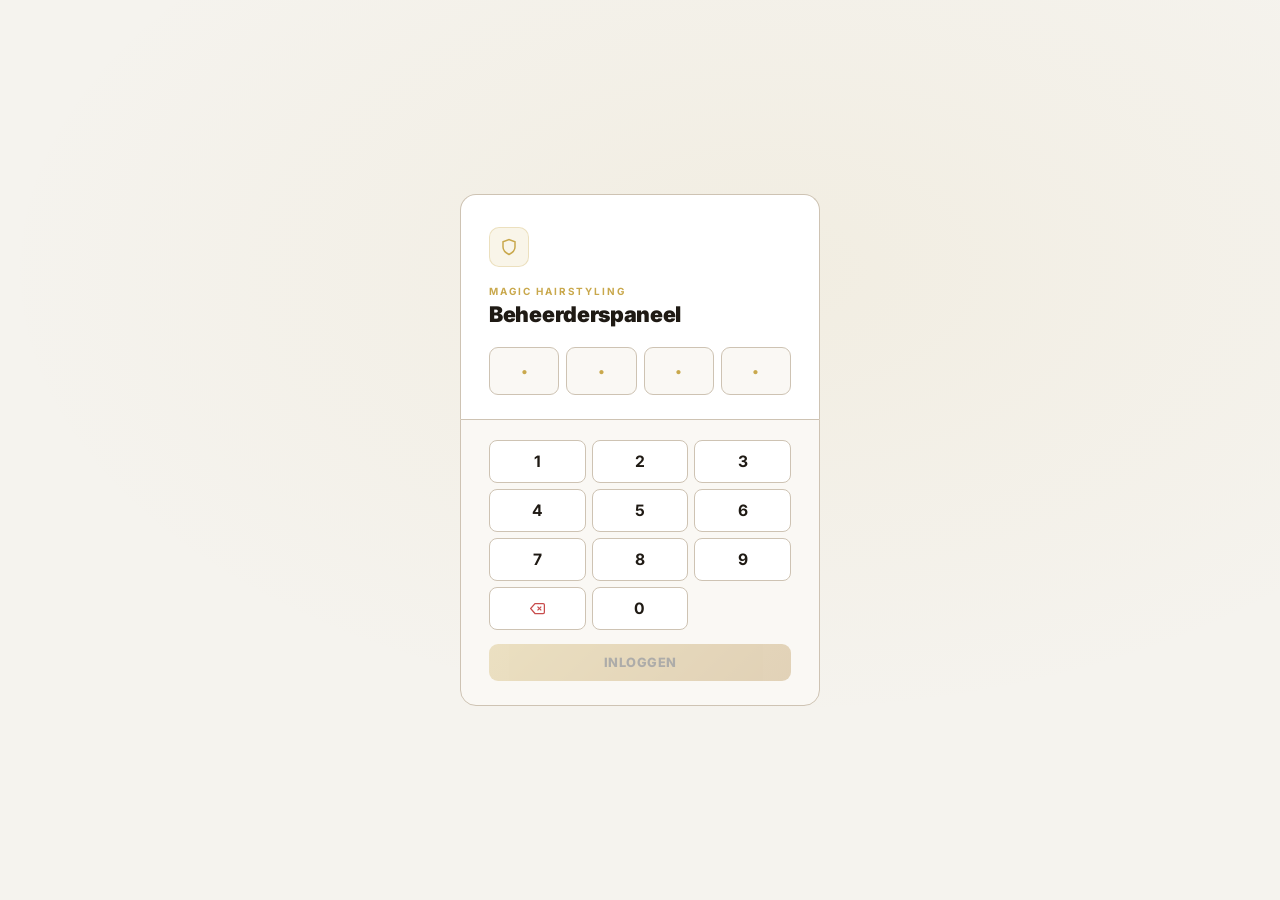
<file: admin.html>
<!DOCTYPE html>
<html lang="nl">
<head>
  <meta name="robots" content="noindex, nofollow, noarchive"/>
  <meta name="googlebot" content="noindex, nofollow, noarchive"/>
  <meta name="theme-color" content="#f5f3ee"/>
  <meta charset="UTF-8"/>
  <meta name="viewport" content="width=device-width, initial-scale=1.0"/>
  <title>Magic Hairstyling · Admin</title>
  <link href="https://fonts.googleapis.com/css2?family=Inter:wght@400;500;600;700;800;900&display=swap" rel="stylesheet"/>
  <style>
    :root{
      --gold:#c9a84c; --gold2:#e8c96e;
      --gbg:rgba(201,168,76,.12); --gbd:rgba(201,168,76,.28);
      --bg:#f5f3ee; --s1:#ffffff; --s2:#faf8f4; --s3:#f2ede5; --s4:#ebe4d9;
      --ln:#ddd4c7; --ln2:#cec3b3;
      --tx:#1f1a14; --tx2:#5f564a; --mu:#8a7f71; --mu2:#b7ad9f;
      --rd:#c84c4c;  --rd-bg:rgba(200,76,76,.1);  --rd-bd:rgba(200,76,76,.2);
      --gn:#2f9d62; --gn-bg:rgba(47,157,98,.12); --gn-bd:rgba(47,157,98,.22);
      --or:#c78a1d; --or-bg:rgba(199,138,29,.12); --or-bd:rgba(199,138,29,.22);
      --bl:#3f82d6; --bl-bg:rgba(63,130,214,.12);  --bl-bd:rgba(63,130,214,.22);
      --ease:cubic-bezier(.4,0,.2,1);
      --px:60; /* px per hour */
    }
    *{box-sizing:border-box;margin:0;padding:0}
    html,body{height:100%}
    body{font-family:'Inter',sans-serif;background:var(--bg);color:var(--tx);font-size:13px}
    a{color:inherit;text-decoration:none}
    button,input,select,textarea{font:inherit;color:inherit}
    button{cursor:pointer;background:none;border:none}
    ::-webkit-scrollbar{width:4px;height:4px}
    ::-webkit-scrollbar-thumb{background:#cabfae;border-radius:4px}

    @keyframes fadeUp {from{opacity:0;transform:translateY(10px)}to{opacity:1;transform:none}}
    @keyframes shake  {0%,100%{transform:translateX(0)}25%{transform:translateX(-7px)}75%{transform:translateX(7px)}}
    @keyframes fadeIn {from{opacity:0}to{opacity:1}}
    @keyframes slideUp{from{opacity:0;transform:translateY(18px) scale(.97)}to{opacity:1;transform:none}}

    /* ════ LOGIN ════ */
    .login-screen{position:fixed;inset:0;z-index:999;display:flex;align-items:center;justify-content:center;background:var(--bg)}
    .login-screen::before{content:'';position:absolute;inset:0;pointer-events:none;background:radial-gradient(ellipse 60% 50% at 60% 30%,rgba(201,168,76,.08),transparent)}
    .login-box{width:min(360px,100% - 32px);animation:fadeUp .4s var(--ease) both}
    .login-top{background:var(--s1);border:1px solid var(--ln2);border-radius:16px 16px 0 0;padding:32px 28px 24px;border-bottom:none}
    .login-bottom{background:var(--s2);border:1px solid var(--ln2);border-radius:0 0 16px 16px;padding:20px 28px 24px}
    .login-icon{width:40px;height:40px;border-radius:10px;margin-bottom:18px;background:var(--gbg);border:1px solid var(--gbd);display:flex;align-items:center;justify-content:center;color:var(--gold)}
    .login-brand{font-size:.62rem;font-weight:700;letter-spacing:2px;text-transform:uppercase;color:var(--gold);margin-bottom:4px}
    .login-title{font-size:1.35rem;font-weight:900;letter-spacing:-.3px;margin-bottom:20px}
    .pin-row{display:flex;gap:7px}
    .pin-c{flex:1;height:48px;border-radius:9px;background:var(--s2);border:1.5px solid var(--ln2);display:flex;align-items:center;justify-content:center;font-size:1.3rem;color:var(--gold);font-weight:900;transition:border-color .18s,background .18s}
    .pin-c.on{border-color:var(--gbd);background:var(--gbg)}
    .pin-row.shake{animation:shake .35s var(--ease)}
    .numpad{display:grid;grid-template-columns:repeat(3,1fr);gap:6px;margin-bottom:14px}
    .nk{background:var(--s1);border:1px solid var(--ln2);border-radius:8px;padding:11px 4px;font-size:.98rem;font-weight:700;display:flex;align-items:center;justify-content:center;transition:background .12s,border-color .12s,transform .08s}
    .nk:hover{background:var(--s3);border-color:var(--ln)}
    .nk:active{transform:scale(.91)}
    .nk.del{color:var(--rd)}
    .nk.z{grid-column:2}
    .btn-in{width:100%;padding:11px;border-radius:9px;border:none;background:linear-gradient(135deg,var(--gold),#a8782a);color:#000;font-weight:800;font-size:.8rem;letter-spacing:.5px;text-transform:uppercase;transition:filter .2s,transform .15s,box-shadow .2s;box-shadow:0 3px 14px rgba(201,168,76,.18)}
    .btn-in:hover{filter:brightness(1.1);transform:translateY(-1px);box-shadow:0 7px 22px rgba(201,168,76,.28)}
    .btn-in:disabled{opacity:.3;transform:none;filter:none;cursor:not-allowed;box-shadow:none}
    .login-err{margin-top:10px;padding:8px 11px;border-radius:8px;background:var(--rd-bg);border:1px solid var(--rd-bd);color:var(--rd);font-size:.73rem;font-weight:600;display:none;align-items:center;gap:6px}
    .login-err.on{display:flex}

    /* ════ SHELL ════ */
    .shell{display:flex;flex-direction:column;height:100vh;overflow:hidden}

    /* ════ TOP NAV ════ */
    .topnav{
      display:flex;align-items:center;min-height:68px;padding:12px 20px;gap:16px;flex-shrink:0;
      background:linear-gradient(180deg, rgba(255,255,255,.96), rgba(250,248,244,.92));
      border-bottom:1px solid var(--ln);z-index:50;
      box-shadow:0 8px 24px rgba(93,72,38,.08);
      backdrop-filter:blur(12px);
    }
    .tn-logo{display:flex;align-items:center;gap:12px;margin-right:12px;flex-shrink:0;padding-right:14px;border-right:1px solid rgba(206,195,179,.7)}
    .tn-logo-icon{width:36px;height:36px;border-radius:11px;background:linear-gradient(135deg, rgba(201,168,76,.18), rgba(201,168,76,.08));border:1px solid var(--gbd);display:flex;align-items:center;justify-content:center;color:var(--gold);box-shadow:inset 0 1px 0 rgba(255,255,255,.6)}
    .tn-logo-name{font-size:.96rem;font-weight:900;letter-spacing:-.02em;color:var(--tx)}
    .tn-logo-tag{font-size:.58rem;font-weight:800;color:var(--gold);letter-spacing:.18em;text-transform:uppercase;margin-top:2px}
    .tn-tabs{display:flex;align-items:center;gap:8px;flex:1;flex-wrap:wrap}
    .tn-tab{padding:9px 14px;border-radius:999px;font-size:.74rem;font-weight:700;color:var(--mu);transition:all .15s;display:flex;align-items:center;gap:7px;border:1px solid transparent}
    .tn-tab svg{opacity:.85}
    .tn-tab:hover{color:var(--tx);background:var(--s2);border-color:var(--ln)}
    .tn-tab.active{color:var(--gold);background:linear-gradient(180deg, rgba(201,168,76,.14), rgba(201,168,76,.07));border-color:var(--gbd);box-shadow:0 6px 18px rgba(201,168,76,.08)}
    .tn-badge{background:var(--gold);color:#000;font-size:.54rem;font-weight:900;border-radius:999px;padding:2px 6px;min-width:16px;text-align:center;box-shadow:0 4px 12px rgba(201,168,76,.18)}
    .tn-right{display:flex;align-items:center;gap:8px;flex-shrink:0;flex-wrap:wrap;justify-content:flex-end}
    .tn-date{font-size:.68rem;color:var(--mu);margin-right:2px;padding:0 8px}
    .tn-btn{padding:8px 12px;border-radius:12px;border:1px solid var(--ln2);background:linear-gradient(180deg, #fff, var(--s2));font-size:.68rem;font-weight:700;color:var(--tx2);display:flex;align-items:center;gap:6px;transition:all .15s;box-shadow:0 2px 8px rgba(93,72,38,.04)}
    .tn-btn:hover{border-color:var(--ln);color:var(--tx);transform:translateY(-1px);box-shadow:0 8px 18px rgba(93,72,38,.08)}
    .tn-btn.logout:hover{border-color:var(--rd-bd);background:var(--rd-bg);color:var(--rd)}

    /* ════ PAGE ════ */
    .page-wrap{flex:1;overflow:hidden;display:flex;flex-direction:column}
    .tab-view{display:none;flex:1;overflow:hidden;flex-direction:column}
    .tab-view.active{display:flex;animation:fadeUp .2s var(--ease) both}
    .hidden{display:none!important}

    /* ════ CALENDAR ════ */
    .cal-toolbar{
      display:flex;align-items:center;gap:10px;padding:10px 20px;
      border-bottom:1px solid var(--ln);flex-shrink:0;
      background:var(--s1);
    }
    .cal-nav{display:flex;align-items:center;gap:4px}
    .cal-nav-btn{
      width:28px;height:28px;border-radius:7px;border:1px solid var(--ln2);
      background:var(--s2);color:var(--tx2);display:flex;align-items:center;justify-content:center;
      transition:all .15s;
    }
    .cal-nav-btn:hover{border-color:var(--gbd);color:var(--gold)}
    .cal-today-btn{
      padding:4px 12px;border-radius:7px;border:1px solid var(--gbd);
      background:var(--gbg);color:var(--gold);font-size:.7rem;font-weight:700;
      transition:all .15s;
    }
    .cal-today-btn:hover{background:rgba(201,168,76,.14)}
    .cal-week-label{font-size:.8rem;font-weight:700;color:var(--tx);min-width:200px;text-align:center}

    /* status filter chips */
    .chips{display:flex;gap:4px;margin-left:auto}
    .chip{border:1px solid var(--ln2);background:transparent;color:var(--mu);border-radius:999px;padding:3px 10px;font-size:.62rem;font-weight:700;text-transform:uppercase;letter-spacing:.4px;transition:all .12s;cursor:pointer}
    .chip:hover{border-color:var(--gbd);color:var(--tx2)}
    .chip.on{background:var(--gbg);color:var(--gold);border-color:var(--gbd)}

    /* Stats mini bar */
    .cal-stats{display:flex;gap:16px;align-items:center;padding:0 20px;height:36px;border-bottom:1px solid var(--ln);flex-shrink:0;background:var(--s1)}
    .cstat{display:flex;align-items:center;gap:5px;font-size:.66rem;font-weight:600;color:var(--mu)}
    .cstat-dot{width:6px;height:6px;border-radius:50%}
    .cstat-num{font-size:.82rem;font-weight:800;color:var(--tx)}

    /* Grid wrapper */
    .cal-grid-wrap{flex:1;overflow:auto;display:flex;flex-direction:column}

    /* Day header row */
    .cal-head-row{
      display:grid;position:sticky;top:0;z-index:20;
      background:var(--s1);border-bottom:1px solid var(--ln);flex-shrink:0;
    }
    .cal-corner{width:54px;flex-shrink:0;border-right:1px solid var(--ln)}
    .cal-day-hdr{
      padding:8px 6px 6px;text-align:center;border-right:1px solid var(--ln);
      cursor:pointer;transition:background .15s;
    }
    .cal-day-hdr:hover{background:var(--s2)}
    .cal-day-hdr.today{background:var(--gbg)}
    .cal-day-name{font-size:.65rem;font-weight:700;text-transform:uppercase;letter-spacing:.6px;color:var(--mu)}
    .cal-day-num{font-size:1.2rem;font-weight:900;letter-spacing:-.5px;color:var(--tx);margin-top:1px}
    .cal-day-hdr.today .cal-day-num{color:var(--gold)}
    .cal-day-count{font-size:.58rem;font-weight:600;color:var(--mu);margin-top:1px}

    /* Body */
    .cal-body{display:flex;flex:1}
    .cal-times-col{
      width:54px;flex-shrink:0;border-right:1px solid var(--ln);
      position:relative;
    }
    .cal-time-lbl{
      position:absolute;right:8px;font-size:.6rem;color:var(--mu);
      transform:translateY(-50%);
    }

    .cal-days-wrap{
      flex:1;display:grid;position:relative;
    }
    .cal-day-col{
      border-right:1px solid var(--ln);
      position:relative;
    }
    .cal-day-col:last-child{border-right:none}

    /* Hour lines */
    .cal-hline{
      position:absolute;left:0;right:0;border-top:1px solid var(--ln);
      pointer-events:none;
    }
    .cal-hline.half{border-top-style:dashed;border-top-color:var(--mu2);opacity:.5}

    /* Now line */
    .now-line{
      position:absolute;left:0;right:0;height:2px;
      background:var(--rd);z-index:10;pointer-events:none;
    }
    .now-line::before{
      content:'';position:absolute;left:-4px;top:-4px;
      width:10px;height:10px;border-radius:50%;background:var(--rd);
    }

    /* ── Appointment block — "Filled Color" design ── */
    .appt-block{
      position:absolute;left:3px;right:3px;border-radius:11px;
      padding:6px 10px 7px;cursor:pointer;overflow:hidden;
      transition:transform .18s,box-shadow .18s,opacity .18s;
      z-index:5;border:none;text-align:left;
    }
    /* Noise-texture shimmer layer */
    .appt-block::before{
      content:'';position:absolute;inset:0;
      background:linear-gradient(160deg,rgba(255,255,255,.18) 0%,rgba(255,255,255,0) 55%);
      pointer-events:none;border-radius:inherit;
    }
    .appt-block:hover{
      transform:translateY(-2px) scale(1.015);
      opacity:.93;
      z-index:6;
    }

    /* ── Status fallback (no category) ── */
    .appt-block.pending {
      background:linear-gradient(145deg,#f5c946,#c98c00);
      box-shadow:0 3px 12px rgba(199,138,29,.35);
    }
    .appt-block.approved{
      background:linear-gradient(145deg,#3ec97a,#20834e);
      box-shadow:0 3px 12px rgba(47,157,98,.35);
    }
    .appt-block.rejected{
      background:linear-gradient(145deg,#f06060,#c13636);
      box-shadow:0 3px 12px rgba(200,76,76,.35);
    }
    .appt-block.completed{
      background:linear-gradient(145deg,#5b9ef5,#2d62c9);
      box-shadow:0 3px 12px rgba(63,130,214,.35);
    }

    /* ── Category → full background (overrides status) ── */
    .appt-block.cat-dames{
      background: linear-gradient(160deg,#e8849a,#c25070);
      box-shadow: 0 2px 10px rgba(180,60,90,.28);
    }
    .appt-block.cat-heren{
      background: linear-gradient(160deg,#6398d4,#3a6aaa);
      box-shadow: 0 2px 10px rgba(50,90,160,.28);
    }
    .appt-block.cat-vip{
      background: linear-gradient(160deg,#e8c96e,#b8922a);
      box-shadow: 0 2px 10px rgba(180,140,30,.32);
    }
    .appt-block.cat-kinderen{
      background: linear-gradient(160deg,#62b87a,#3a8c54);
      box-shadow: 0 2px 10px rgba(50,130,70,.26);
    }
    .appt-block.cat-beauty{
      background: linear-gradient(160deg,#a87ec8,#7050a8);
      box-shadow: 0 2px 10px rgba(100,60,160,.26);
    }

    /* ── Text — all white ── */
    .appt-time{
      font-size:.58rem;font-weight:600;
      color:rgba(255,255,255,.78);
      margin-bottom:3px;letter-spacing:.01em;
    }
    .appt-name{
      font-size:.78rem;font-weight:800;color:#fff;
      white-space:nowrap;overflow:hidden;text-overflow:ellipsis;
      letter-spacing:-.01em;text-shadow:0 1px 4px rgba(0,0,0,.18);
    }
    .appt-svc{
      font-size:.6rem;font-weight:600;
      color:rgba(255,255,255,.72);
      white-space:nowrap;overflow:hidden;text-overflow:ellipsis;
      margin-top:2px;
    }
    /* Override the status-specific text colours — everything is white now */
    .pending  .appt-time,.pending  .appt-name,.pending  .appt-svc,
    .approved .appt-time,.approved .appt-name,.approved .appt-svc,
    .rejected .appt-time,.rejected .appt-name,.rejected .appt-svc,
    .completed .appt-time,.completed .appt-name,.completed .appt-svc{ color:inherit }
    /* VIP gold → dark text for readability */
    .cat-vip .appt-time,.cat-vip .appt-name,.cat-vip .appt-svc { color:#3a2800; }

    /* Status dot – top-right white circle with status colour ring */
    .appt-cat-dot{
      position:absolute;top:6px;right:7px;
      width:8px;height:8px;border-radius:50%;
      background:rgba(255,255,255,.9);
      border:1.5px solid rgba(255,255,255,.5);
      pointer-events:none;
    }
    /* Status-coloured dot when category is set */
    .appt-block.cat-dames.pending     .appt-cat-dot,
    .appt-block.cat-heren.pending     .appt-cat-dot,
    .appt-block.cat-vip.pending       .appt-cat-dot,
    .appt-block.cat-kinderen.pending  .appt-cat-dot,
    .appt-block.cat-beauty.pending    .appt-cat-dot { background:var(--or);border-color:rgba(255,255,255,.6) }
    .appt-block.cat-dames.approved    .appt-cat-dot,
    .appt-block.cat-heren.approved    .appt-cat-dot,
    .appt-block.cat-vip.approved      .appt-cat-dot,
    .appt-block.cat-kinderen.approved .appt-cat-dot,
    .appt-block.cat-beauty.approved   .appt-cat-dot { background:#fff;border-color:rgba(255,255,255,.8) }
    .appt-block.cat-dames.rejected    .appt-cat-dot,
    .appt-block.cat-heren.rejected    .appt-cat-dot,
    .appt-block.cat-vip.rejected      .appt-cat-dot,
    .appt-block.cat-kinderen.rejected .appt-cat-dot,
    .appt-block.cat-beauty.rejected   .appt-cat-dot { background:#ff5252;border-color:rgba(255,255,255,.6) }
    .appt-block.cat-dames.completed   .appt-cat-dot,
    .appt-block.cat-heren.completed   .appt-cat-dot,
    .appt-block.cat-vip.completed     .appt-cat-dot,
    .appt-block.cat-kinderen.completed .appt-cat-dot,
    .appt-block.cat-beauty.completed  .appt-cat-dot { background:#80d8ff;border-color:rgba(255,255,255,.6) }

    .cal-empty-day{
      position:absolute;inset:0;display:flex;align-items:center;justify-content:center;
      color:var(--mu2);font-size:.65rem;pointer-events:none;
    }

    /* ════ SETTINGS TABS ════ */
    .settings-wrap{flex:1;overflow-y:auto;padding:20px}
    .settings-grid{display:grid;grid-template-columns:1fr 1fr;gap:14px}
    .sc{background:var(--s1);border:1px solid var(--ln);border-radius:12px;overflow:hidden}
    .sc-head{padding:12px 15px;border-bottom:1px solid var(--ln);display:flex;align-items:center;gap:9px}
    .sc-icon{width:28px;height:28px;border-radius:7px;flex-shrink:0;background:var(--gbg);border:1px solid var(--gbd);display:flex;align-items:center;justify-content:center;color:var(--gold)}
    .sc-head h3{font-size:.78rem;font-weight:700}
    .sc-body{padding:14px 15px}
    .hours-row{display:grid;grid-template-columns:42px 54px 1fr 1fr;gap:7px;align-items:center;margin-bottom:7px}
    .hours-row span{font-size:.7rem;color:var(--mu);font-weight:700}
    .toggle{position:relative;width:34px;height:19px}
    .toggle input{opacity:0;width:0;height:0}
    .tslider{position:absolute;inset:0;background:var(--ln2);border-radius:999px;cursor:pointer;transition:.25s}
    .tslider::after{content:'';position:absolute;left:2.5px;top:2px;width:15px;height:15px;background:#fff;border-radius:50%;transition:.25s;box-shadow:0 1px 3px rgba(0,0,0,.5)}
    .toggle input:checked+.tslider{background:var(--gold)}
    .toggle input:checked+.tslider::after{transform:translateX(15px)}
    .htime{background:var(--s2);border:1px solid var(--ln2);border-radius:6px;color:var(--tx);padding:5px 7px;font-size:.7rem;outline:none;width:100%;transition:border-color .12s}
    .htime:focus{border-color:var(--gbd)}
    .htime:disabled{opacity:.2;cursor:not-allowed}
    .mini-list{display:flex;flex-direction:column;gap:5px;margin-top:9px}
    .mini-row{background:var(--s2);border:1px solid var(--ln);border-radius:7px;padding:7px 11px;display:flex;justify-content:space-between;align-items:center;gap:8px}
    .mini-row strong{font-size:.73rem;display:block;margin-bottom:1px}
    .mini-row span{font-size:.63rem;color:var(--mu)}
    .notif{padding:7px 11px;border-radius:7px;font-size:.7rem;font-weight:600;margin-top:8px;display:none}
    .notif.ok{background:var(--gn-bg);border:1px solid var(--gn-bd);color:var(--gn);display:flex;align-items:center;gap:6px}
    .notif.err{background:var(--rd-bg);border:1px solid var(--rd-bd);color:var(--rd);display:flex;align-items:center;gap:6px}

    /* Form */
    .fg{display:grid;grid-template-columns:1fr 1fr;gap:8px;margin-bottom:8px}
    .fg.c1{grid-template-columns:1fr}
    .fld{display:flex;flex-direction:column;gap:3px}
    .fld label{font-size:.59rem;font-weight:700;color:var(--mu);text-transform:uppercase;letter-spacing:.5px}
    .fld input,.fld select,.fld textarea{background:var(--s2);border:1px solid var(--ln2);border-radius:8px;color:var(--tx);padding:7px 10px;font-size:.78rem;outline:none;transition:border-color .12s}
    .fld input:focus,.fld select:focus,.fld textarea:focus{border-color:var(--gbd)}
    .fld textarea{min-height:56px;resize:vertical}
    .fld select option{background:var(--s1)}

    /* Buttons */
    .btn{border:1px solid var(--ln2);background:var(--s2);color:var(--tx);border-radius:8px;padding:7px 13px;font-size:.73rem;font-weight:700;display:inline-flex;align-items:center;gap:5px;transition:all .13s}
    .btn:hover{border-color:var(--ln);transform:translateY(-1px)}
    .btn:active{transform:none}
    .btn-gold{background:linear-gradient(135deg,var(--gold),#a8782a);color:#000;border-color:transparent;box-shadow:0 2px 10px rgba(201,168,76,.15)}
    .btn-gold:hover{filter:brightness(1.08);box-shadow:0 5px 18px rgba(201,168,76,.28)}
    .btn-danger{background:var(--rd-bg);border-color:var(--rd-bd);color:#ff9999}
    .btn-danger:hover{background:rgba(255,85,85,.14)}
    .btn-sm{padding:4px 9px;font-size:.66rem}

    /* ════ MODAL ════ */
    .modal-backdrop{position:fixed;inset:0;z-index:200;background:rgba(0,0,0,.75);backdrop-filter:blur(6px);display:flex;align-items:center;justify-content:center;padding:16px;animation:fadeIn .2s var(--ease) both}
    .modal{background:var(--s1);border:1px solid var(--ln2);border-radius:18px;width:min(540px,100%);max-height:calc(100vh - 40px);overflow-y:auto;box-shadow:0 28px 70px rgba(76,57,30,.18);animation:slideUp .25s var(--ease) both}
    .modal-head{padding:16px 18px 12px;border-bottom:1px solid var(--ln);display:flex;align-items:center;justify-content:space-between;gap:12px;position:sticky;top:0;background:var(--s1);z-index:1;border-radius:18px 18px 0 0}
    .modal-av{width:40px;height:40px;border-radius:10px;flex-shrink:0;background:var(--gbg);border:1px solid var(--gbd);display:flex;align-items:center;justify-content:center;font-size:.8rem;font-weight:900;color:var(--gold)}
    .modal-name{font-size:.9rem;font-weight:800;letter-spacing:-.2px}
    .modal-code{font-size:.62rem;color:var(--mu);font-family:monospace;background:var(--s2);border:1px solid var(--ln2);padding:2px 7px;border-radius:4px;display:inline-block;margin-top:2px}
    .modal-close{width:28px;height:28px;border-radius:7px;border:1px solid var(--ln2);background:var(--s2);color:var(--mu);display:flex;align-items:center;justify-content:center;transition:all .15s;flex-shrink:0}
    .modal-close:hover{border-color:var(--rd-bd);background:var(--rd-bg);color:var(--rd)}
    .modal-body{padding:14px 18px 18px}
    .badge{display:inline-flex;align-items:center;gap:3px;border-radius:999px;padding:2px 8px;font-size:.59rem;font-weight:700;text-transform:uppercase;letter-spacing:.04em;white-space:nowrap;border:1px solid transparent}
    .badge::before{content:'';width:4px;height:4px;border-radius:50%;flex-shrink:0}
    .status-pending {background:var(--or-bg);color:#8e5f07;border-color:var(--or-bd)} .status-pending::before{background:var(--or)}
    .status-approved{background:var(--gn-bg);color:#1f7a48;border-color:var(--gn-bd)} .status-approved::before{background:var(--gn)}
    .status-rejected{background:var(--rd-bg);color:#a33e3e;border-color:var(--rd-bd)} .status-rejected::before{background:var(--rd)}
    .status-completed{background:var(--bl-bg);color:#2d67b3;border-color:var(--bl-bd)} .status-completed::before{background:var(--bl)}
    .qact{display:flex;gap:6px;margin-bottom:12px}
    .qa{flex:1;padding:7px 4px;border-radius:8px;border:1px solid var(--ln2);background:var(--s2);color:var(--mu);font-size:.63rem;font-weight:700;text-transform:uppercase;letter-spacing:.3px;transition:all .13s}
    .qa:hover{color:var(--tx2)}
    .qa.approve:hover,.qa.approve.on{background:var(--gn-bg);border-color:var(--gn-bd);color:var(--gn)}
    .qa.reject:hover, .qa.reject.on {background:var(--rd-bg);border-color:var(--rd-bd);color:var(--rd)}
    .qa.done:hover,   .qa.done.on   {background:var(--bl-bg);border-color:var(--bl-bd);color:var(--bl)}
    .modal-meta{font-size:.62rem;color:var(--mu2);margin-bottom:10px;line-height:1.6}
    .modal-actions{display:flex;gap:7px;padding-top:10px;border-top:1px solid var(--ln)}

    @media(max-width:860px){
      .topnav{padding:10px 14px;align-items:flex-start}
      .tn-logo{border-right:none;padding-right:0;margin-right:0}
      .tn-tabs{width:100%}
      .tn-right{width:100%;justify-content:flex-start}
      .settings-grid{grid-template-columns:1fr}
      .cal-day-name{display:none}
    }
    @media(max-width:600px){
      .fg{grid-template-columns:1fr}
      .chips{display:none}
    }

    /* ════ VANDAAG VIEW ════ */
    .tstat{
      display:flex;align-items:center;gap:6px;
      padding:6px 11px;border-radius:999px;
      border:1px solid var(--ln2);background:var(--s2);
      font-size:.68rem;font-weight:700;color:var(--tx2);
    }
    .tstat-dot{width:6px;height:6px;border-radius:50%;flex-shrink:0;}
    .tstat-n{font-weight:900;color:var(--tx);font-size:.78rem;}

    /* Timeline */
    .today-timeline{display:flex;flex-direction:column;gap:0;}
    .tl-item{
      display:flex;align-items:stretch;gap:0;
      position:relative;
    }
    /* Time column */
    .tl-time{
      width:62px;flex-shrink:0;
      display:flex;flex-direction:column;align-items:flex-end;
      padding-right:14px;padding-top:14px;
    }
    .tl-time-val{
      font-size:.68rem;font-weight:800;color:var(--mu);
      white-space:nowrap;
    }
    .tl-time-dur{
      font-size:.58rem;color:var(--mu2);margin-top:2px;
      white-space:nowrap;
    }
    /* Connector line */
    .tl-line{
      width:2px;flex-shrink:0;background:var(--ln);
      position:relative;margin-top:18px;
    }
    .tl-dot{
      width:10px;height:10px;border-radius:50%;
      border:2px solid var(--s1);
      position:absolute;top:0;left:50%;transform:translate(-50%,-50%);
    }
    .tl-item:last-child .tl-line{background:transparent;}

    /* Card */
    .tl-card{
      flex:1;margin:6px 0 6px 14px;
      background:var(--s1);border:1px solid var(--ln);
      border-radius:14px;overflow:hidden;
      transition:box-shadow .15s,transform .15s;
    }
    .tl-card:hover{
      box-shadow:0 6px 22px rgba(93,72,38,.1);
      transform:translateY(-1px);
    }
    .tl-card-inner{
      display:flex;align-items:stretch;
    }
    /* Category accent stripe */
    .tl-stripe{
      width:4px;flex-shrink:0;border-radius:0;
    }
    .tl-stripe.cat-dames    {background:linear-gradient(180deg,#e8849a,#c25070);}
    .tl-stripe.cat-heren    {background:linear-gradient(180deg,#6398d4,#3a6aaa);}
    .tl-stripe.cat-vip      {background:linear-gradient(180deg,#e8c96e,#b8922a);}
    .tl-stripe.cat-kinderen {background:linear-gradient(180deg,#62b87a,#3a8c54);}
    .tl-stripe.cat-beauty   {background:linear-gradient(180deg,#a87ec8,#7050a8);}
    .tl-stripe.cat-         {background:var(--ln2);}

    /* Card body */
    .tl-body{
      flex:1;padding:12px 14px;
      display:flex;align-items:center;gap:12px;
      min-width:0;
    }
    .tl-av{
      width:36px;height:36px;border-radius:10px;flex-shrink:0;
      display:flex;align-items:center;justify-content:center;
      font-size:.74rem;font-weight:900;color:#fff;
    }
    .tl-info{flex:1;min-width:0;}
    .tl-name{
      font-size:.86rem;font-weight:800;color:var(--tx);
      white-space:nowrap;overflow:hidden;text-overflow:ellipsis;
      letter-spacing:-.01em;
    }
    .tl-svc{
      font-size:.68rem;color:var(--mu);margin-top:2px;font-weight:600;
      white-space:nowrap;overflow:hidden;text-overflow:ellipsis;
    }
    .tl-phone{
      font-size:.64rem;color:var(--mu2);margin-top:3px;
    }
    .tl-right{
      display:flex;flex-direction:column;align-items:flex-end;
      gap:7px;flex-shrink:0;padding-right:2px;
    }
    .tl-actions{display:flex;gap:5px;}
    .tl-act{
      width:28px;height:28px;border-radius:8px;
      border:1px solid var(--ln2);background:var(--s2);
      color:var(--mu);display:flex;align-items:center;justify-content:center;
      transition:all .13s;cursor:pointer;
    }
    .tl-act:hover.approve{background:var(--gn-bg);border-color:var(--gn-bd);color:var(--gn);}
    .tl-act:hover.reject {background:var(--rd-bg);border-color:var(--rd-bd);color:var(--rd);}
    .tl-act:hover.done   {background:var(--bl-bg);border-color:var(--bl-bd);color:var(--bl);}
    .tl-act:hover.edit   {background:var(--gbg);border-color:var(--gbd);color:var(--gold);}
  </style>
</head>
<body>

<!-- ════ LOGIN ════ -->
<div class="login-screen" id="loginScreen">
  <div class="login-box">
    <div class="login-top">
      <div class="login-icon"><svg viewBox="0 0 24 24" fill="none" stroke="currentColor" stroke-width="2" width="18" height="18"><path d="M12 22s8-4 8-10V5l-8-3-8 3v7c0 6 8 10 8 10z"/></svg></div>
      <div class="login-brand">Magic Hairstyling</div>
      <div class="login-title">Beheerderspaneel</div>
      <div class="pin-row" id="pinRow">
        <div class="pin-c" id="d0">·</div><div class="pin-c" id="d1">·</div>
        <div class="pin-c" id="d2">·</div><div class="pin-c" id="d3">·</div>
      </div>
    </div>
    <div class="login-bottom">
      <div class="numpad">
        <button class="nk" data-n="1">1</button><button class="nk" data-n="2">2</button><button class="nk" data-n="3">3</button>
        <button class="nk" data-n="4">4</button><button class="nk" data-n="5">5</button><button class="nk" data-n="6">6</button>
        <button class="nk" data-n="7">7</button><button class="nk" data-n="8">8</button><button class="nk" data-n="9">9</button>
        <button class="nk del" data-n="del"><svg viewBox="0 0 24 24" fill="none" stroke="currentColor" stroke-width="2" width="15" height="15"><path d="M21 4H8l-7 8 7 8h13a2 2 0 0 0 2-2V6a2 2 0 0 0-2-2z"/><line x1="18" y1="9" x2="12" y2="15"/><line x1="12" y1="9" x2="18" y2="15"/></svg></button>
        <button class="nk z" data-n="0">0</button>
      </div>
      <button class="btn-in" id="loginBtn" disabled>Inloggen</button>
      <div class="login-err" id="loginErr"><svg viewBox="0 0 24 24" fill="none" stroke="currentColor" stroke-width="2" width="13" height="13"><circle cx="12" cy="12" r="10"/><line x1="15" y1="9" x2="9" y2="15"/><line x1="9" y1="9" x2="15" y2="15"/></svg><span id="loginErrTxt"></span></div>
    </div>
  </div>
</div>

<!-- ════ APP ════ -->
<div class="shell hidden" id="appShell">

  <!-- TOP NAV -->
  <header class="topnav">
    <div class="tn-logo">
      <div class="tn-logo-icon"><svg viewBox="0 0 24 24" fill="none" stroke="currentColor" stroke-width="2" width="13" height="13"><path d="M20.84 4.61a5.5 5.5 0 0 0-7.78 0L12 5.67l-1.06-1.06a5.5 5.5 0 0 0-7.78 7.78l1.06 1.06L12 21.23l7.78-7.78 1.06-1.06a5.5 5.5 0 0 0 0-7.78z"/></svg></div>
      <div><div class="tn-logo-name">Magic Hairstyling</div><div class="tn-logo-tag">Admin</div></div>
    </div>
    <nav class="tn-tabs">
      <button class="tn-tab" data-tab="today">
        <svg viewBox="0 0 24 24" fill="none" stroke="currentColor" stroke-width="2" width="13" height="13"><circle cx="12" cy="12" r="10"/><polyline points="12 6 12 12 16 14"/></svg>
        Vandaag
        <span class="tn-badge" id="todayBadge" style="display:none">0</span>
      </button>
      <button class="tn-tab active" data-tab="bookings">
        <svg viewBox="0 0 24 24" fill="none" stroke="currentColor" stroke-width="2" width="13" height="13"><rect x="3" y="4" width="18" height="18" rx="2"/><line x1="16" y1="2" x2="16" y2="6"/><line x1="8" y1="2" x2="8" y2="6"/><line x1="3" y1="10" x2="21" y2="10"/></svg>
        Agenda
        <span class="tn-badge" id="pendingCount" style="display:none">0</span>
      </button>
      <button class="tn-tab" data-tab="availability">
        <svg viewBox="0 0 24 24" fill="none" stroke="currentColor" stroke-width="2" width="13" height="13"><circle cx="12" cy="12" r="10"/><polyline points="12 6 12 12 16 14"/></svg>
        Beschikbaarheid
      </button>
      <button class="tn-tab" data-tab="security">
        <svg viewBox="0 0 24 24" fill="none" stroke="currentColor" stroke-width="2" width="13" height="13"><path d="M12 22s8-4 8-10V5l-8-3-8 3v7c0 6 8 10 8 10z"/></svg>
        Beveiliging
      </button>
    </nav>
    <div class="tn-right">
      <span class="tn-date" id="topbarDate"></span>
      <button class="tn-btn" id="refreshBtn"><svg viewBox="0 0 24 24" fill="none" stroke="currentColor" stroke-width="2" width="11" height="11"><polyline points="23 4 23 10 17 10"/><path d="M20.49 15a9 9 0 1 1-2.12-9.36L23 10"/></svg>Vernieuwen</button>
      <a class="tn-btn" href="index.html"><svg viewBox="0 0 24 24" fill="none" stroke="currentColor" stroke-width="2" width="11" height="11"><path d="M3 9l9-7 9 7v11a2 2 0 0 1-2 2H5a2 2 0 0 1-2-2z"/></svg>Website</a>
      <button class="tn-btn logout" id="logoutBtn"><svg viewBox="0 0 24 24" fill="none" stroke="currentColor" stroke-width="2" width="11" height="11"><path d="M9 21H5a2 2 0 0 1-2-2V5a2 2 0 0 1 2-2h4"/><polyline points="16 17 21 12 16 7"/><line x1="21" y1="12" x2="9" y2="12"/></svg>Uitloggen</button>
    </div>
  </header>

  <div class="page-wrap">

    <!-- ── VANDAAG ── -->
    <div class="tab-view" id="tab-today">
      <div id="todayWrap" style="display:flex;flex-direction:column;flex:1;overflow:hidden"></div>
    </div>

    <!-- ── AGENDA (Calendar) ── -->
    <div class="tab-view active" id="tab-bookings">

      <!-- Toolbar -->
      <div class="cal-toolbar">
        <div class="cal-nav">
          <button class="cal-nav-btn" id="prevWeek"><svg viewBox="0 0 24 24" fill="none" stroke="currentColor" stroke-width="2.5" width="13" height="13"><polyline points="15 18 9 12 15 6"/></svg></button>
          <button class="cal-today-btn" id="todayBtn">Vandaag</button>
          <button class="cal-nav-btn" id="nextWeek"><svg viewBox="0 0 24 24" fill="none" stroke="currentColor" stroke-width="2.5" width="13" height="13"><polyline points="9 18 15 12 9 6"/></svg></button>
        </div>
        <span class="cal-week-label" id="weekLabel"></span>
        <div class="chips" id="statusFilters"></div>
      </div>

      <!-- Stats mini -->
      <div class="cal-stats" id="calStats"></div>

      <!-- Calendar grid (built by JS) -->
      <div class="cal-grid-wrap" id="calGridWrap"></div>

    </div>

    <!-- ── BESCHIKBAARHEID ── -->
    <div class="tab-view" id="tab-availability">
      <div class="settings-wrap">
        <div class="settings-grid">
          <div class="sc">
            <div class="sc-head"><div class="sc-icon"><svg viewBox="0 0 24 24" fill="none" stroke="currentColor" stroke-width="2" width="14" height="14"><circle cx="12" cy="12" r="10"/><polyline points="12 6 12 12 16 14"/></svg></div><h3>Wekelijkse openingstijden</h3></div>
            <div class="sc-body"><form id="hoursForm"></form><button class="btn btn-gold" id="saveHoursBtn" style="margin-top:12px;width:100%;justify-content:center">Opslaan</button><div class="notif" id="hoursNotif"></div></div>
          </div>
          <div style="display:flex;flex-direction:column;gap:14px">
            <div class="sc">
              <div class="sc-head"><div class="sc-icon"><svg viewBox="0 0 24 24" fill="none" stroke="currentColor" stroke-width="2" width="14" height="14"><rect x="4" y="6" width="5" height="12" rx="1"/><rect x="10" y="4" width="5" height="14" rx="1"/><rect x="16" y="7" width="4" height="11" rx="1"/></svg></div><h3>Saloncapaciteit</h3></div>
              <div class="sc-body">
                <p style="font-size:.72rem;color:var(--mu);line-height:1.6;margin-bottom:12px">Stel in hoeveel klanten tegelijk kunnen worden ingepland. Handig wanneer meerdere stoelen of barbers parallel werken.</p>
                <div class="fld" style="margin-bottom:10px">
                  <label>Aantal stoelen / gelijktijdige plekken</label>
                  <input id="chairCapacityInput" type="number" min="1" max="20" step="1" />
                </div>
                <button class="btn btn-gold btn-sm" id="saveCapacityBtn">Opslaan</button>
                <div class="notif" id="capacityNotif"></div>
              </div>
            </div>
            <div class="sc">
              <div class="sc-head"><div class="sc-icon"><svg viewBox="0 0 24 24" fill="none" stroke="currentColor" stroke-width="2" width="14" height="14"><rect x="3" y="4" width="18" height="18" rx="2"/><line x1="16" y1="2" x2="16" y2="6"/><line x1="8" y1="2" x2="8" y2="6"/><line x1="3" y1="10" x2="21" y2="10"/><line x1="9" y1="16" x2="15" y2="16"/></svg></div><h3>Hele dag sluiten</h3></div>
              <div class="sc-body"><div style="display:flex;gap:7px;align-items:flex-end"><div class="fld" style="flex:1"><label>Datum</label><input id="blockedDateInput" type="date"/></div><button class="btn btn-gold btn-sm" id="addBlockedDateBtn">Blokkeren</button></div><div class="mini-list" id="blockedDatesList"></div></div>
            </div>
            <div class="sc">
              <div class="sc-head"><div class="sc-icon"><svg viewBox="0 0 24 24" fill="none" stroke="currentColor" stroke-width="2" width="14" height="14"><circle cx="12" cy="12" r="10"/><line x1="12" y1="8" x2="12" y2="12"/><line x1="12" y1="16" x2="12.01" y2="16"/></svg></div><h3>Tijdslot blokkeren</h3></div>
              <div class="sc-body">
                <div class="fg"><div class="fld"><label>Datum</label><input id="slotDateInput" type="date"/></div><div class="fld"><label>Starttijd</label><input id="slotTimeInput" type="time" step="1800"/></div><div class="fld"><label>Duur (min)</label><input id="slotDurationInput" type="number" min="30" step="30" value="30"/></div><div class="fld"><label>Reden</label><input id="slotReasonInput" type="text" placeholder="Lunch, vakantie…"/></div></div>
                <button class="btn btn-gold btn-sm" id="addBlockedSlotBtn">Blokkeren</button>
                <div class="mini-list" id="blockedSlotsList"></div>
              </div>
            </div>
          </div>
        </div>
      </div>
    </div>

    <!-- ── BEVEILIGING ── -->
    <div class="tab-view" id="tab-security">
      <div class="settings-wrap">
        <div class="settings-grid">
          <div class="sc">
            <div class="sc-head"><div class="sc-icon"><svg viewBox="0 0 24 24" fill="none" stroke="currentColor" stroke-width="2" width="14" height="14"><rect x="3" y="11" width="18" height="11" rx="2"/><path d="M7 11V7a5 5 0 0 1 10 0v4"/></svg></div><h3>Pincode wijzigen</h3></div>
            <div class="sc-body">
              <p style="font-size:.72rem;color:var(--mu);line-height:1.6;margin-bottom:12px">Kies een nieuwe pincode. Laat leeg om de huidige te bewaren.</p>
              <div class="fld" style="margin-bottom:8px"><label>Nieuwe pincode</label><input id="newPinInput" type="password" inputmode="numeric" placeholder="••••"/></div>
              <div class="fld" style="margin-bottom:12px"><label>Bevestig pincode</label><input id="confirmPinInput" type="password" inputmode="numeric" placeholder="••••"/></div>
              <button class="btn btn-gold" id="savePinBtn" style="width:100%;justify-content:center">Opslaan</button>
              <div class="notif" id="pinNotif"></div>
            </div>
          </div>
          <div class="sc">
            <div class="sc-head"><div class="sc-icon" style="background:var(--rd-bg);border-color:var(--rd-bd);color:var(--rd)"><svg viewBox="0 0 24 24" fill="none" stroke="currentColor" stroke-width="2" width="14" height="14"><polyline points="3 6 5 6 21 6"/><path d="M19 6l-1 14a2 2 0 0 1-2 2H8a2 2 0 0 1-2-2L5 6"/><path d="M10 11v6M14 11v6"/></svg></div><h3>Gegevens wissen</h3></div>
            <div class="sc-body">
              <p style="font-size:.72rem;color:var(--mu);line-height:1.6;margin-bottom:12px">Verwijder alle afspraken permanent. <strong style="color:var(--rd)">Niet ongedaan</strong> te maken.</p>
              <button class="btn btn-danger" id="clearAllBtn" style="width:100%;justify-content:center"><svg viewBox="0 0 24 24" fill="none" stroke="currentColor" stroke-width="2" width="12" height="12"><polyline points="3 6 5 6 21 6"/><path d="M19 6l-1 14a2 2 0 0 1-2 2H8a2 2 0 0 1-2-2L5 6"/></svg>Alle afspraken wissen</button>
              <div class="notif" id="clearNotif"></div>
            </div>
          </div>
        </div>
      </div>
    </div>
  </div>
</div>

<!-- ════ MODAL ════ -->
<div class="modal-backdrop hidden" id="modalBackdrop">
  <div class="modal">
    <div class="modal-head">
      <div style="display:flex;align-items:center;gap:10px">
        <div class="modal-av" id="modalAv"></div>
        <div><div class="modal-name" id="modalName"></div><div class="modal-code" id="modalCode"></div></div>
      </div>
      <div style="display:flex;align-items:center;gap:8px">
        <div id="modalBadge"></div>
        <button class="modal-close" id="modalClose"><svg viewBox="0 0 24 24" fill="none" stroke="currentColor" stroke-width="2" width="13" height="13"><line x1="18" y1="6" x2="6" y2="18"/><line x1="6" y1="6" x2="18" y2="18"/></svg></button>
      </div>
    </div>
    <div class="modal-body" id="modalBody"></div>
  </div>
</div>

<script src="booking-store.js"></script>
<script>
  /* ── Constants ── */
  const DAY_ORDER  = [1,2,3,4,5,6,0];
  const DAY_LABELS = {0:'Zo',1:'Ma',2:'Di',3:'Wo',4:'Do',5:'Vr',6:'Za'};
  const DAY_FULL   = {0:'Zondag',1:'Maandag',2:'Dinsdag',3:'Woensdag',4:'Donderdag',5:'Vrijdag',6:'Zaterdag'};
  const SL = {all:'Alle',pending:'Afwachting',approved:'Goedgekeurd',rejected:'Geweigerd',completed:'Afgerond'};

  /* Calendar config */
  const CAL_START = 8;   /* first hour shown */
  const CAL_END   = 21;  /* last hour (exclusive) */
  const PX_PER_HR = 64;  /* pixels per hour */
  const PX_PER_MIN = PX_PER_HR / 60;

  const state = {
    loggedIn: sessionStorage.getItem('magic-admin-auth')==='true',
    status:'all', pin:'',
    weekStart: getMonday(new Date())
  };

  /* DOM */
  const loginScreen  = document.getElementById('loginScreen');
  const appShell     = document.getElementById('appShell');
  const loginErr     = document.getElementById('loginErr');
  const loginErrTxt  = document.getElementById('loginErrTxt');
  const loginBtn     = document.getElementById('loginBtn');
  const calGridWrap  = document.getElementById('calGridWrap');
  const statusFilters= document.getElementById('statusFilters');
  const pendingCount = document.getElementById('pendingCount');
  const calStats     = document.getElementById('calStats');
  const hoursForm    = document.getElementById('hoursForm');
  const chairCapacityInput = document.getElementById('chairCapacityInput');
  const blockedDatesList = document.getElementById('blockedDatesList');
  const blockedSlotsList = document.getElementById('blockedSlotsList');
  const modalBackdrop= document.getElementById('modalBackdrop');

  /* Helpers */
  function getMonday(d){
    const dt=new Date(d); dt.setHours(12,0,0,0);
    const day=dt.getDay(); const diff=day===0?-6:1-day;
    dt.setDate(dt.getDate()+diff); return dt;
  }
  function dateStr(d){ return d.toISOString().slice(0,10); }
  function addDays(d,n){ const r=new Date(d); r.setDate(r.getDate()+n); return r; }
  function fmtShort(d){ return new Intl.DateTimeFormat('nl-NL',{day:'numeric',month:'short'}).format(d); }
  function fmtFull(d){ return new Intl.DateTimeFormat('nl-NL',{weekday:'long',day:'numeric',month:'long',year:'numeric'}).format(d); }
  function esc(v){ return String(v||'').replace(/&/g,'&amp;').replace(/</g,'&lt;').replace(/>/g,'&gt;').replace(/"/g,'&quot;'); }
  function escA(v){ return esc(v).replace(/'/g,'&#39;'); }
  function opt(val,lbl,cur){ return '<option value="'+val+'" '+(val===cur?'selected':'')+'>'+lbl+'</option>'; }
  function badge(s){ return '<span class="badge status-'+s+'">'+SL[s]+'</span>'; }
  function initials(name){ return (name||'?').trim().split(' ').map(w=>w[0]).slice(0,2).join('').toUpperCase(); }
  function timeToMin(t){ if(!t)return 0; const [h,m]=t.split(':').map(Number); return h*60+m; }
  function genderCat(b){
    const id=(b.serviceId||'').toLowerCase();
    const sv=(b.service||'').toLowerCase();
    if(id.includes('vip')||sv.includes('vip')) return 'vip';
    if(id.startsWith('women.')||sv.includes('dames')) return 'dames';
    if(id.startsWith('men.')  ||sv.includes('heren')) return 'heren';
    if(id.startsWith('children.')||sv.includes('kinderen')) return 'kinderen';
    if(id.startsWith('beauty.')||sv.includes('beauty')||sv.includes('gezicht')||sv.includes('wenkbrauw')) return 'beauty';
    return '';
  }
  function notif(id,msg,type){
    const el=document.getElementById(id);if(!el)return;
    el.className='notif '+(type==='success'?'ok':'err');
    el.innerHTML=(type==='success'
      ?'<svg viewBox="0 0 24 24" fill="none" stroke="currentColor" stroke-width="2" width="12" height="12"><polyline points="20 6 9 17 4 12"/></svg>'
      :'<svg viewBox="0 0 24 24" fill="none" stroke="currentColor" stroke-width="2" width="12" height="12"><circle cx="12" cy="12" r="10"/><line x1="15" y1="9" x2="9" y2="15"/><line x1="9" y1="9" x2="15" y2="15"/></svg>')+msg;
    setTimeout(()=>{el.className='notif';},3500);
  }

  /* PIN */
  document.querySelectorAll('[data-n]').forEach(btn=>{
    btn.addEventListener('click',()=>{
      const n=btn.dataset.n;
      if(n==='del') state.pin=state.pin.slice(0,-1);
      else if(state.pin.length<4) state.pin+=n;
      updatePinUI();
    });
  });
  document.addEventListener('keydown',e=>{
    if(!loginScreen.classList.contains('hidden')){
      if(/^[0-9]$/.test(e.key)&&state.pin.length<4){state.pin+=e.key;updatePinUI();}
      if(e.key==='Backspace'){state.pin=state.pin.slice(0,-1);updatePinUI();}
      if(e.key==='Enter'&&state.pin.length===4) doLogin();
    }
    if(e.key==='Escape') closeModal();
  });
  function updatePinUI(){
    for(let i=0;i<4;i++){
      const c=document.getElementById('d'+i);
      if(i<state.pin.length){c.textContent='●';c.classList.add('on');}
      else{c.textContent='·';c.classList.remove('on');}
    }
    loginBtn.disabled=state.pin.length!==4;
    loginErr.classList.remove('on');
  }
  loginBtn.addEventListener('click',doLogin);
  function doLogin(){
    if(state.pin!==BookingStore.getSettings().adminPin){
      loginErrTxt.textContent='Onjuiste pincode. Probeer opnieuw.';
      loginErr.classList.add('on');
      const pr=document.getElementById('pinRow');
      pr.classList.add('shake'); setTimeout(()=>pr.classList.remove('shake'),400);
      state.pin=''; updatePinUI(); return;
    }
    loginErr.classList.remove('on');
    sessionStorage.setItem('magic-admin-auth','true');
    state.loggedIn=true; boot();
  }

  /* Tabs */
  document.querySelectorAll('[data-tab]').forEach(btn=>{
    btn.addEventListener('click',()=>{
      document.querySelectorAll('[data-tab]').forEach(b=>b.classList.remove('active'));
      document.querySelectorAll('.tab-view').forEach(v=>v.classList.remove('active'));
      btn.classList.add('active');
      document.getElementById('tab-'+btn.dataset.tab).classList.add('active');
    });
  });

  /* Week nav */
  document.getElementById('prevWeek').addEventListener('click',()=>{ state.weekStart=addDays(state.weekStart,-7); renderCalendar(); });
  document.getElementById('nextWeek').addEventListener('click',()=>{ state.weekStart=addDays(state.weekStart,7);  renderCalendar(); });
  document.getElementById('todayBtn').addEventListener('click', ()=>{ state.weekStart=getMonday(new Date());        renderCalendar(); });

  /* Filters */
  function renderFilters(){
    statusFilters.innerHTML=['all','pending','approved','rejected','completed'].map(s=>
      '<button class="chip '+(state.status===s?'on':'')+'" data-status="'+s+'">'+SL[s]+'</button>'
    ).join('');
    statusFilters.querySelectorAll('[data-status]').forEach(b=>{
      b.addEventListener('click',()=>{state.status=b.dataset.status; renderCalendar();});
    });
  }

  /* Stats */
  function renderStats(){
    const all=BookingStore.getBookings();
    const today=new Date().toISOString().slice(0,10);
    const p=all.filter(b=>b.status==='pending').length;
    pendingCount.textContent=p; pendingCount.style.display=p?'':'none';
    calStats.innerHTML=[
      {n:all.length,                                   lbl:'Totaal',      dot:'var(--gold)'},
      {n:p,                                             lbl:'Afwachting',  dot:'var(--or)'},
      {n:all.filter(b=>b.status==='approved').length,  lbl:'Goedgekeurd', dot:'var(--gn)'},
      {n:all.filter(b=>b.date===today).length,         lbl:'Vandaag',     dot:'var(--bl)'},
    ].map(it=>'<div class="cstat"><div class="cstat-dot" style="background:'+it.dot+'"></div><div class="cstat-num">'+it.n+'</div><div>'+it.lbl+'</div></div>').join('');
  }

  /* ── CALENDAR RENDER ── */
  function renderCalendar(){
    renderFilters();
    renderStats();

    const today     = dateStr(new Date());
    const days      = Array.from({length:7},(_,i)=>addDays(state.weekStart,i));
    const totalH    = (CAL_END - CAL_START) * PX_PER_HR;
    const allBooks  = BookingStore.getBookings();

    /* Week label */
    document.getElementById('weekLabel').textContent =
      fmtShort(days[0]) + ' – ' + fmtShort(days[6]) + ' ' + days[0].getFullYear();

    /* Filter bookings */
    const filtered = allBooks.filter(b=>state.status==='all'||b.status===state.status);

    /* Group by date */
    const byDate={};
    filtered.forEach(b=>{ (byDate[b.date]=byDate[b.date]||[]).push(b); });

    /* Build hour labels */
    let timesHtml='';
    for(let h=CAL_START;h<=CAL_END;h++){
      const top=(h-CAL_START)*PX_PER_HR;
      timesHtml+=`<div class="cal-time-lbl" style="top:${top}px">${String(h).padStart(2,'0')}:00</div>`;
    }

    /* Build day columns */
    let daysHtml='';
    days.forEach(day=>{
      const ds=dateStr(day);
      const isToday=ds===today;
      const dayBooks=(byDate[ds]||[]).sort((a,b)=>a.time.localeCompare(b.time));

      /* Hour/half lines */
      let linesHtml='';
      for(let h=CAL_START;h<CAL_END;h++){
        const topH=(h-CAL_START)*PX_PER_HR;
        const topHalf=topH+PX_PER_HR/2;
        linesHtml+=`<div class="cal-hline" style="top:${topH}px"></div>`;
        linesHtml+=`<div class="cal-hline half" style="top:${topHalf}px"></div>`;
      }

      /* Now line (only today) */
      let nowHtml='';
      if(isToday){
        const now=new Date();
        const nowMin=(now.getHours()-CAL_START)*60+now.getMinutes();
        if(nowMin>=0&&nowMin<=(CAL_END-CAL_START)*60){
          nowHtml=`<div class="now-line" style="top:${nowMin*PX_PER_MIN}px"></div>`;
        }
      }

      /* Appointment blocks — simple overlap handling */
      const blocks=dayBooks.map(b=>{
        const startMin=timeToMin(b.time)-CAL_START*60;
        const dur=b.duration||30;
        const top=Math.max(0,startMin*PX_PER_MIN);
        const height=Math.max(dur*PX_PER_MIN,28);
        const init=initials(b.name);
        const endH=Math.floor((timeToMin(b.time)+dur)/60);
        const endM=(timeToMin(b.time)+dur)%60;
        const endStr=`${String(endH).padStart(2,'0')}:${String(endM).padStart(2,'0')}`;
        return {b,top,height,startMin,dur,init,endStr};
      });

      /* Overlap columns – two-pass algorithm */
      /* Pass 1: assign each block the lowest free column among its overlapping neighbours */
      blocks.forEach((bl,i)=>{
        const taken=new Set();
        for(let j=0;j<i;j++){
          const prev=blocks[j];
          if(bl.startMin<prev.startMin+prev.dur && bl.startMin+bl.dur>prev.startMin)
            taken.add(prev.col);
        }
        bl.col=0;
        while(taken.has(bl.col)) bl.col++;
        bl.cols=1;
      });
      /* Pass 2: set cols = size of each block's overlap cluster so all blocks
         in the same cluster share the same total column count */
      blocks.forEach((bl,i)=>{
        blocks.forEach((other,j)=>{
          if(i===j) return;
          if(bl.startMin<other.startMin+other.dur && bl.startMin+bl.dur>other.startMin){
            const needed=Math.max(bl.col,other.col)+1;
            if(bl.cols<needed)    bl.cols=needed;
            if(other.cols<needed) other.cols=needed;
          }
        });
      });

      const blocksHtml=blocks.map(({b,top,height,init,endStr,col,cols})=>{
        const pct=100/cols;
        const left=col*pct;
        const cat=genderCat(b);
        return `<button class="appt-block ${b.status}${cat?' cat-'+cat:''}" data-id="${b.id}"
          style="top:${top}px;height:${height}px;left:calc(${left}% + 3px);width:calc(${pct}% - 6px)">
          ${cat?'<div class="appt-cat-dot"></div>':''}
          <div class="appt-time">${esc(b.time)} – ${endStr}</div>
          <div class="appt-name">${esc(b.name||'–')}</div>
          ${height>44?`<div class="appt-svc">${esc(b.service||'')}</div>`:''}
        </button>`;
      }).join('');

      daysHtml+=`<div class="cal-day-col" style="min-height:${totalH}px">
        ${linesHtml}${nowHtml}${blocksHtml}
        ${!dayBooks.length?'<div class="cal-empty-day"></div>':''}
      </div>`;
    });

    /* Day header row */
    const headerCols=days.map(day=>{
      const ds=dateStr(day);
      const isToday=ds===today;
      const cnt=(byDate[ds]||[]).length;
      const wd=day.getDay();
      return `<div class="cal-day-hdr${isToday?' today':''}" data-date="${ds}">
        <div class="cal-day-name">${DAY_FULL[wd]}</div>
        <div class="cal-day-num">${day.getDate()}</div>
        <div class="cal-day-count">${cnt?cnt+' afspraak':'–'}</div>
      </div>`;
    }).join('');

    /* Assemble */
    const colsTemplate=`54px repeat(7,1fr)`;
    calGridWrap.innerHTML=`
      <div class="cal-head-row" style="display:grid;grid-template-columns:${colsTemplate}">
        <div class="cal-corner"></div>
        ${headerCols}
      </div>
      <div class="cal-body" style="flex:1">
        <div class="cal-times-col" style="min-height:${totalH}px">${timesHtml}</div>
        <div class="cal-days-wrap" style="display:grid;grid-template-columns:repeat(7,1fr)">
          ${daysHtml}
        </div>
      </div>`;

    /* Events */
    calGridWrap.querySelectorAll('.appt-block').forEach(el=>{
      el.addEventListener('click',()=>openModal(el.dataset.id));
    });
  }

  /* Modal */
  function openModal(id){
    const b=BookingStore.getBookings().find(x=>x.id===id);
    if(!b)return;
    const init=initials(b.name);
    document.getElementById('modalAv').textContent=init;
    document.getElementById('modalName').textContent=b.name||'–';
    document.getElementById('modalCode').textContent=b.code||'–';
    document.getElementById('modalBadge').innerHTML=badge(b.status);
    document.getElementById('modalBody').innerHTML=
      '<div class="qact">'
        +'<button class="qa approve'+(b.status==='approved'?' on':'')+'" id="approveBtn">✓ Goedkeuren</button>'
        +'<button class="qa reject'+(b.status==='rejected'?' on':'')+'" id="rejectBtn">✕ Weigeren</button>'
        +'<button class="qa done'+(b.status==='completed'?' on':'')+'" id="completeBtn">✓ Afgerond</button>'
      +'</div>'
      +'<form id="editorForm">'
        +'<div class="fg">'
          +'<div class="fld"><label>Naam</label><input name="name" value="'+escA(b.name)+'" required></div>'
          +'<div class="fld"><label>Telefoon</label><input name="phone" value="'+escA(b.phone)+'" required></div>'
          +'<div class="fld"><label>E-mail</label><input name="email" type="email" value="'+escA(b.email||'')+'"></div>'
          +'<div class="fld"><label>Status</label><select name="status">'+opt('pending','In afwachting',b.status)+opt('approved','Goedgekeurd',b.status)+opt('rejected','Geweigerd',b.status)+opt('completed','Afgerond',b.status)+'</select></div>'
          +'<div class="fld"><label>Datum</label><input name="date" type="date" value="'+escA(b.date)+'" required></div>'
          +'<div class="fld"><label>Tijd</label><input name="time" type="time" step="1800" value="'+escA(b.time)+'" required></div>'
          +'<div class="fld"><label>Duur (min)</label><input name="duration" type="number" min="10" step="5" value="'+(b.duration||30)+'" required></div>'
          +'<div class="fld"><label>Prijs</label><input name="price" value="'+escA(b.price||'')+'"></div>'
        +'</div>'
        +'<div class="fg c1">'
          +'<div class="fld"><label>Behandeling</label><input name="service" value="'+escA(b.service)+'" required></div>'
          +'<div class="fld"><label>Opmerkingen</label><textarea name="notes">'+esc(b.notes||'')+'</textarea></div>'
        +'</div>'
        +'<div class="modal-meta">Aangemaakt: '+new Date(b.createdAt).toLocaleString('nl-NL')+'</div>'
        +'<div class="modal-actions">'
          +'<button class="btn btn-gold" type="submit" style="flex:1;justify-content:center">'
            +'<svg viewBox="0 0 24 24" fill="none" stroke="currentColor" stroke-width="2" width="12" height="12"><path d="M19 21H5a2 2 0 0 1-2-2V5a2 2 0 0 1 2-2h11l5 5v11a2 2 0 0 1-2 2z"/><polyline points="17 21 17 13 7 13 7 21"/><polyline points="7 3 7 8 15 8"/></svg>'
            +'Opslaan'
          +'</button>'
          +'<button class="btn btn-danger" type="button" id="deleteBtn">'
            +'<svg viewBox="0 0 24 24" fill="none" stroke="currentColor" stroke-width="2" width="12" height="12"><polyline points="3 6 5 6 21 6"/><path d="M19 6l-1 14a2 2 0 0 1-2 2H8a2 2 0 0 1-2-2L5 6"/></svg>Wissen'
          +'</button>'
        +'</div>'
      +'</form>';

    modalBackdrop.classList.remove('hidden');
    document.body.style.overflow='hidden';

    document.getElementById('editorForm').addEventListener('submit',e=>{
      e.preventDefault();
      const fd=new FormData(e.target);
      try{
        BookingStore.updateBooking(b.id,{
          name:fd.get('name'),phone:fd.get('phone'),email:fd.get('email'),
          service:fd.get('service'),status:fd.get('status'),date:fd.get('date'),
          time:fd.get('time'),duration:Number(fd.get('duration')),
          price:fd.get('price'),notes:fd.get('notes')
        });
        closeModal(); refreshAll();
      }catch(err){alert(err.message||'Opslaan mislukt.');}
    });
    document.getElementById('approveBtn').addEventListener('click', ()=>{quickStatus(b.id,'approved'); closeModal();});
    document.getElementById('rejectBtn').addEventListener('click',  ()=>{quickStatus(b.id,'rejected'); closeModal();});
    document.getElementById('completeBtn').addEventListener('click',()=>{quickStatus(b.id,'completed');closeModal();});
    document.getElementById('deleteBtn').addEventListener('click',()=>{
      if(!confirm('Afspraak definitief verwijderen?'))return;
      try{BookingStore.deleteBooking(b.id);closeModal();refreshAll();}catch(err){alert(err.message);}
    });
  }

  function closeModal(){
    modalBackdrop.classList.add('hidden');
    document.body.style.overflow='';
  }
  document.getElementById('modalClose').addEventListener('click',closeModal);
  modalBackdrop.addEventListener('click',e=>{if(e.target===modalBackdrop)closeModal();});

  function quickStatus(id,status){
    try{BookingStore.setBookingStatus(id,status);refreshAll();}catch(err){alert(err.message);}
  }

  /* Hours */
  function renderHours(){
    const s=BookingStore.getSettings();
    hoursForm.innerHTML=DAY_ORDER.map(day=>{
      const h=s.weeklyHours[String(day)]||['',''];
      const closed=!h[0]||!h[1];
      return '<div class="hours-row"><span>'+DAY_LABELS[day]+'</span>'
        +'<label class="toggle"><input type="checkbox" data-day-open="'+day+'" '+((!closed)?'checked':'')+'/><span class="tslider"></span></label>'
        +'<input class="htime" type="time" data-day-start="'+day+'" value="'+escA(h[0]||'')+'" '+(closed?'disabled':'')+'>'
        +'<input class="htime" type="time" data-day-end="'+day+'" value="'+escA(h[1]||'')+'" '+(closed?'disabled':'')+'></div>';
    }).join('');
    hoursForm.querySelectorAll('[data-day-open]').forEach(t=>{
      t.addEventListener('change',()=>{
        const d=t.dataset.dayOpen;
        hoursForm.querySelector('[data-day-start="'+d+'"]').disabled=!t.checked;
        hoursForm.querySelector('[data-day-end="'+d+'"]').disabled=!t.checked;
      });
    });
  }

  function renderCapacity(){
    chairCapacityInput.value = BookingStore.getChairCapacity();
  }

  function renderBlockedDates(){
    const dates=BookingStore.getSettings().blockedDates;
    const fmt=d=>new Intl.DateTimeFormat('nl-NL',{weekday:'short',day:'numeric',month:'short'}).format(new Date(d+'T12:00:00'));
    blockedDatesList.innerHTML=dates.length?dates.map(d=>
      '<div class="mini-row"><div><strong>'+fmt(d)+'</strong><span>Hele dag gesloten</span></div>'
      +'<button class="btn btn-sm" data-unblock-date="'+d+'">Openen</button></div>'
    ).join(''):'<p style="font-size:.68rem;color:var(--mu);margin-top:8px">Geen gesloten dagen.</p>';
    blockedDatesList.querySelectorAll('[data-unblock-date]').forEach(b=>{
      b.addEventListener('click',()=>{BookingStore.unblockDate(b.dataset.unblockDate);refreshAll();});
    });
  }

  function renderBlockedSlots(){
    const slots=BookingStore.getSettings().blockedSlots;
    const fmt=d=>new Intl.DateTimeFormat('nl-NL',{weekday:'short',day:'numeric',month:'short'}).format(new Date(d+'T12:00:00'));
    blockedSlotsList.innerHTML=slots.length?slots.map(s=>
      '<div class="mini-row"><div><strong>'+fmt(s.date)+' · '+esc(s.time)+'</strong><span>'+(s.duration||30)+' min · '+esc(s.reason||'Gesloten')+'</span></div>'
      +'<button class="btn btn-sm btn-danger" data-unblock-slot="'+s.id+'">Wissen</button></div>'
    ).join(''):'<p style="font-size:.68rem;color:var(--mu);margin-top:8px">Geen geblokkeerde tijdsloten.</p>';
    blockedSlotsList.querySelectorAll('[data-unblock-slot]').forEach(b=>{
      b.addEventListener('click',()=>{BookingStore.unblockSlot(b.dataset.unblockSlot);refreshAll();});
    });
  }

  document.getElementById('saveHoursBtn').addEventListener('click',()=>{
    try{
      DAY_ORDER.forEach(day=>{
        const open=hoursForm.querySelector('[data-day-open="'+day+'"]').checked;
        const start=hoursForm.querySelector('[data-day-start="'+day+'"]').value;
        const end=hoursForm.querySelector('[data-day-end="'+day+'"]').value;
        BookingStore.updateWeeklyHours(day,open?[start,end]:['','']);
      });
      notif('hoursNotif','Openingstijden opgeslagen!','success'); refreshAll();
    }catch(err){notif('hoursNotif',err.message||'Mislukt.','error');}
  });
  document.getElementById('saveCapacityBtn').addEventListener('click',()=>{
    try{
      BookingStore.setChairCapacity(Number(chairCapacityInput.value) || 1);
      notif('capacityNotif','Saloncapaciteit opgeslagen!','success');
      refreshAll();
    }catch(err){notif('capacityNotif',err.message||'Mislukt.','error');}
  });
  document.getElementById('addBlockedDateBtn').addEventListener('click',()=>{
    const v=document.getElementById('blockedDateInput').value; if(!v)return;
    BookingStore.blockDate(v); document.getElementById('blockedDateInput').value=''; refreshAll();
  });
  document.getElementById('addBlockedSlotBtn').addEventListener('click',()=>{
    const date=document.getElementById('slotDateInput').value;
    const time=document.getElementById('slotTimeInput').value;
    const dur=document.getElementById('slotDurationInput').value;
    const rsn=document.getElementById('slotReasonInput').value;
    if(!date||!time)return;
    BookingStore.blockSlot({date,time,duration:Number(dur)||30,reason:rsn});
    document.getElementById('slotTimeInput').value='';
    document.getElementById('slotReasonInput').value='';
    refreshAll();
  });
  document.getElementById('savePinBtn').addEventListener('click',()=>{
    const np=document.getElementById('newPinInput').value.trim();
    const cp=document.getElementById('confirmPinInput').value.trim();
    if(!np){notif('pinNotif','Voer een pincode in.','error');return;}
    if(np!==cp){notif('pinNotif','Pincodes komen niet overeen.','error');return;}
    BookingStore.setAdminPin(np);
    document.getElementById('newPinInput').value='';
    document.getElementById('confirmPinInput').value='';
    notif('pinNotif','Pincode bijgewerkt!','success');
  });
  document.getElementById('clearAllBtn').addEventListener('click',()=>{
    if(!confirm('Weet u zeker dat u ALLE afspraken wilt verwijderen?'))return;
    try{
      BookingStore.getBookings().forEach(b=>{try{BookingStore.deleteBooking(b.id);}catch(e){}});
      notif('clearNotif','Alle afspraken verwijderd.','success'); refreshAll();
    }catch(err){notif('clearNotif',err.message||'Mislukt.','error');}
  });
  document.getElementById('refreshBtn').addEventListener('click',refreshAll);
  document.getElementById('logoutBtn').addEventListener('click',()=>{
    sessionStorage.removeItem('magic-admin-auth'); state.loggedIn=false; boot();
  });

  document.getElementById('topbarDate').textContent=
    new Intl.DateTimeFormat('nl-NL',{weekday:'short',day:'numeric',month:'long',year:'numeric'}).format(new Date());

  /* ── VANDAAG – single-day calendar view ── */
  function renderToday(){
    const wrap  = document.getElementById('todayWrap');
    const badge = document.getElementById('todayBadge');
    const todayDs = dateStr(new Date());
    const now     = new Date();

    const allBooks = BookingStore.getBookings();
    const books    = allBooks.filter(b=>b.date===todayDs)
                             .sort((a,b)=>a.time.localeCompare(b.time));

    /* badge */
    const pending = books.filter(b=>b.status==='pending').length;
    badge.textContent=pending; badge.style.display=pending?'':'none';

    const totalH   = (CAL_END-CAL_START)*PX_PER_HR;
    const wd       = now.getDay();
    const cnt      = books.length;

    /* stats bar */
    const statsHtml=[
      {dot:'var(--gold)',n:cnt,                                           lbl:'Totaal'},
      {dot:'var(--or)',  n:books.filter(b=>b.status==='pending').length,  lbl:'Afwachting'},
      {dot:'var(--gn)',  n:books.filter(b=>b.status==='approved').length, lbl:'Goedgekeurd'},
      {dot:'var(--rd)',  n:books.filter(b=>b.status==='rejected').length, lbl:'Geweigerd'},
      {dot:'var(--bl)',  n:books.filter(b=>b.status==='completed').length,lbl:'Afgerond'},
    ].map(s=>`<div class="cstat"><div class="cstat-dot" style="background:${s.dot}"></div><div class="cstat-num">${s.n}</div><div>${s.lbl}</div></div>`).join('');

    /* time labels */
    let timesHtml='';
    for(let h=CAL_START;h<=CAL_END;h++){
      timesHtml+=`<div class="cal-time-lbl" style="top:${(h-CAL_START)*PX_PER_HR}px">${String(h).padStart(2,'0')}:00</div>`;
    }

    /* hour/half lines */
    let linesHtml='';
    for(let h=CAL_START;h<CAL_END;h++){
      const t=(h-CAL_START)*PX_PER_HR;
      linesHtml+=`<div class="cal-hline" style="top:${t}px"></div>`;
      linesHtml+=`<div class="cal-hline half" style="top:${t+PX_PER_HR/2}px"></div>`;
    }

    /* now line */
    const nowMin=(now.getHours()-CAL_START)*60+now.getMinutes();
    const nowHtml=(nowMin>=0&&nowMin<=(CAL_END-CAL_START)*60)
      ?`<div class="now-line" style="top:${nowMin*PX_PER_MIN}px"></div>`:'';

    /* blocks – reuse same overlap algorithm */
    const blocks=books.map(b=>{
      const startMin=timeToMin(b.time)-CAL_START*60;
      const dur=b.duration||30;
      const top=Math.max(0,startMin*PX_PER_MIN);
      const height=Math.max(dur*PX_PER_MIN,28);
      const endH=Math.floor((timeToMin(b.time)+dur)/60);
      const endM=(timeToMin(b.time)+dur)%60;
      const endStr=`${String(endH).padStart(2,'0')}:${String(endM).padStart(2,'0')}`;
      return {b,top,height,startMin,dur,endStr};
    });

    blocks.forEach((bl,i)=>{
      const taken=new Set();
      for(let j=0;j<i;j++){
        const prev=blocks[j];
        if(bl.startMin<prev.startMin+prev.dur&&bl.startMin+bl.dur>prev.startMin) taken.add(prev.col);
      }
      bl.col=0; while(taken.has(bl.col)) bl.col++;
      bl.cols=1;
    });
    blocks.forEach((bl,i)=>{
      blocks.forEach((other,j)=>{
        if(i===j)return;
        if(bl.startMin<other.startMin+other.dur&&bl.startMin+bl.dur>other.startMin){
          const n=Math.max(bl.col,other.col)+1;
          if(bl.cols<n) bl.cols=n;
          if(other.cols<n) other.cols=n;
        }
      });
    });

    const blocksHtml=blocks.map(({b,top,height,endStr,col,cols})=>{
      const cat=genderCat(b);
      const pct=100/cols;
      return `<button class="appt-block ${b.status}${cat?' cat-'+cat:''}" data-id="${b.id}"
        style="top:${top}px;height:${height}px;left:calc(${col*pct}% + 3px);width:calc(${pct}% - 6px)">
        ${cat?'<div class="appt-cat-dot"></div>':''}
        <div class="appt-time">${esc(b.time)} – ${endStr}</div>
        <div class="appt-name">${esc(b.name||'–')}</div>
        ${height>44?`<div class="appt-svc">${esc(b.service||'')}</div>`:''}
      </button>`;
    }).join('');

    /* header */
    const fullDate=new Intl.DateTimeFormat('nl-NL',{weekday:'long',day:'numeric',month:'long',year:'numeric'}).format(now);
    const cap=s=>s.charAt(0).toUpperCase()+s.slice(1);

    wrap.innerHTML=`
      <div class="cal-toolbar">
        <span style="font-size:.82rem;font-weight:800;color:var(--tx)">${cap(fullDate)}</span>
        <span style="font-size:.7rem;color:var(--mu);margin-left:10px">${cnt} afspraak${cnt!==1?'en':''}</span>
      </div>
      <div class="cal-stats">${statsHtml}</div>
      <div class="cal-grid-wrap">
        <div class="cal-head-row" style="display:grid;grid-template-columns:54px 1fr">
          <div class="cal-corner"></div>
          <div class="cal-day-hdr today">
            <div class="cal-day-name">${DAY_FULL[wd]}</div>
            <div class="cal-day-num">${now.getDate()}</div>
            <div class="cal-day-count">${cnt?cnt+' afspraak':'–'}</div>
          </div>
        </div>
        <div class="cal-body" style="flex:1">
          <div class="cal-times-col" style="min-height:${totalH}px">${timesHtml}</div>
          <div class="cal-days-wrap" style="display:grid;grid-template-columns:1fr">
            <div class="cal-day-col" style="min-height:${totalH}px">
              ${linesHtml}${nowHtml}${blocksHtml}
              ${!cnt?'<div class="cal-empty-day"></div>':''}
            </div>
          </div>
        </div>
      </div>`;

    wrap.querySelectorAll('.appt-block').forEach(el=>
      el.addEventListener('click',()=>openModal(el.dataset.id)));
  }

  /* alias to avoid name collision with existing badge() */
  function badge_fn(s){ return badge(s); }
  function toTime(m){ return String(Math.floor(m/60)).padStart(2,'0')+':'+String(m%60).padStart(2,'0'); }

  function refreshAll(){ renderCalendar(); renderToday(); renderHours(); renderCapacity(); renderBlockedDates(); renderBlockedSlots(); }
  function boot(){
    loginScreen.classList.toggle('hidden',state.loggedIn);
    appShell.classList.toggle('hidden',!state.loggedIn);
    if(state.loggedIn) refreshAll();
  }

  /* Update now-line every minute */
  setInterval(()=>{ if(state.loggedIn) renderCalendar(); }, 60000);
  window.addEventListener('storage',refreshAll);
  boot();
</script>
</body>
</html>
</file>
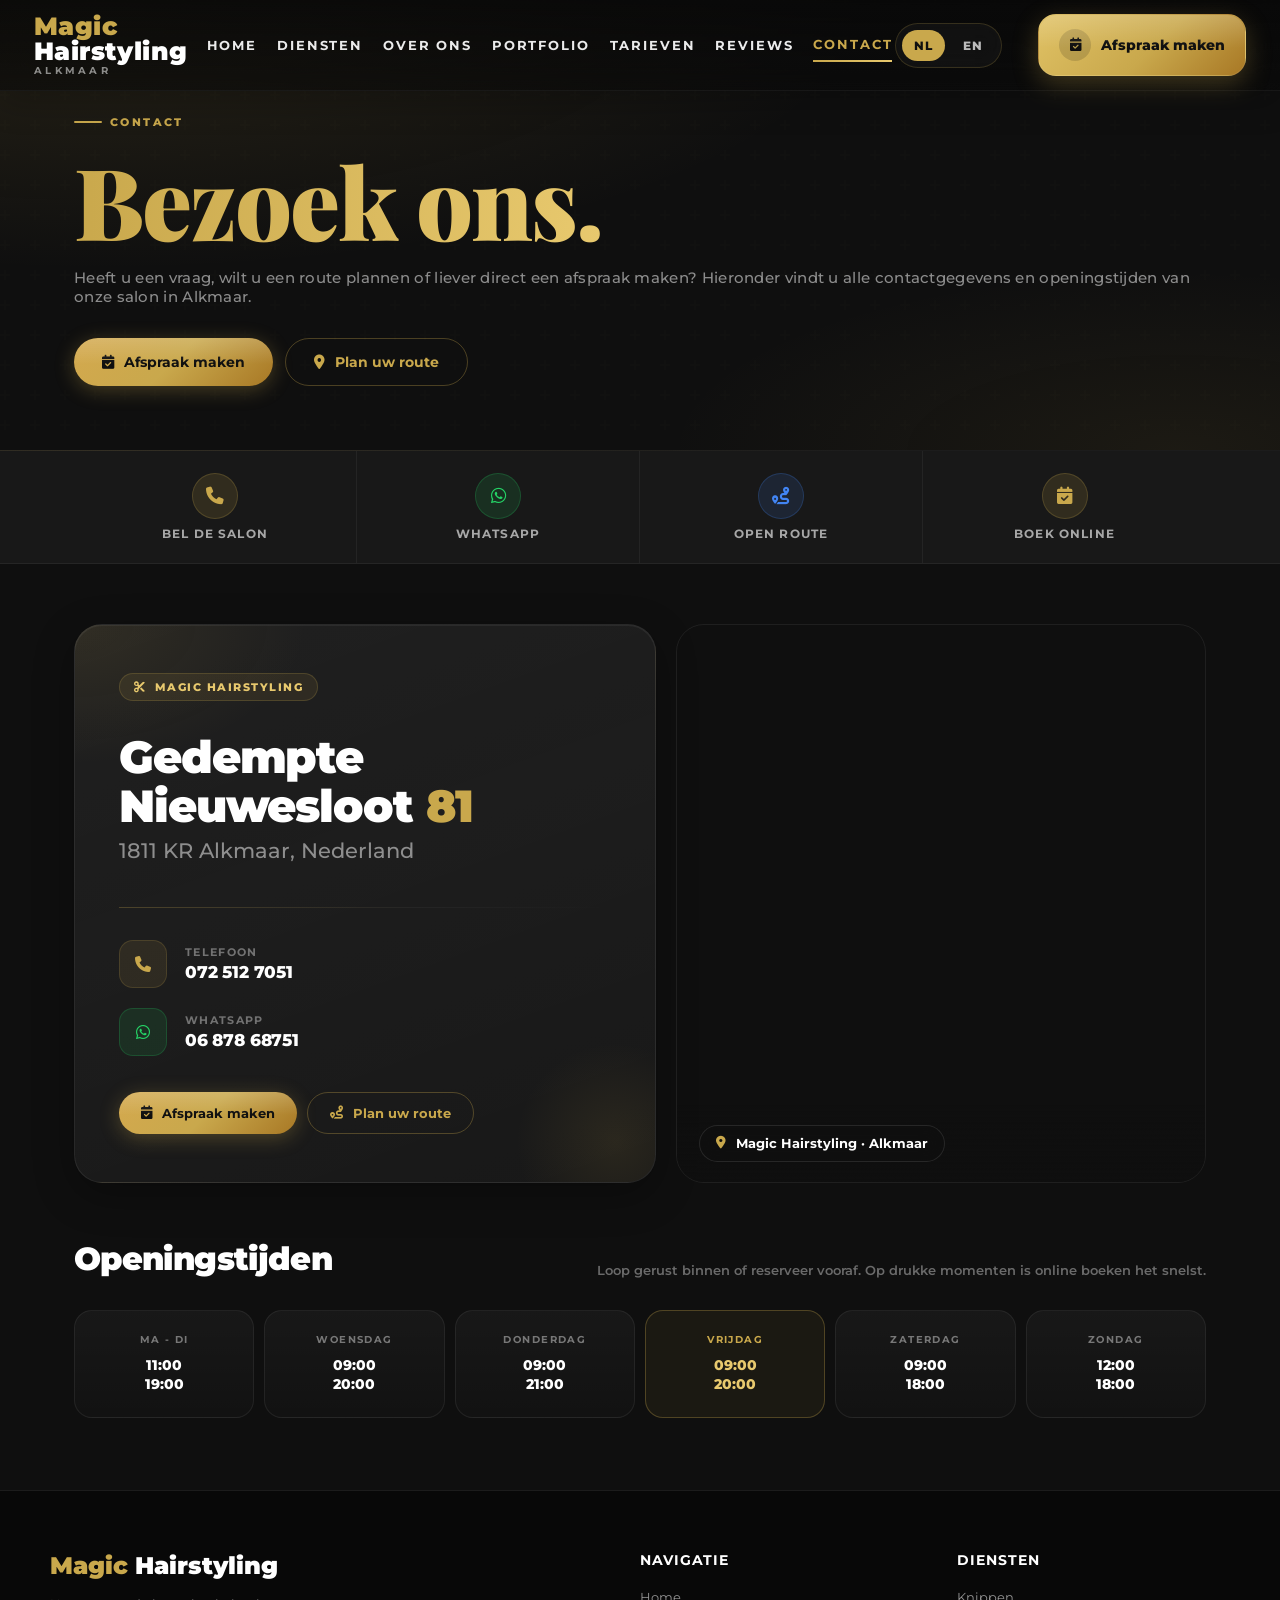
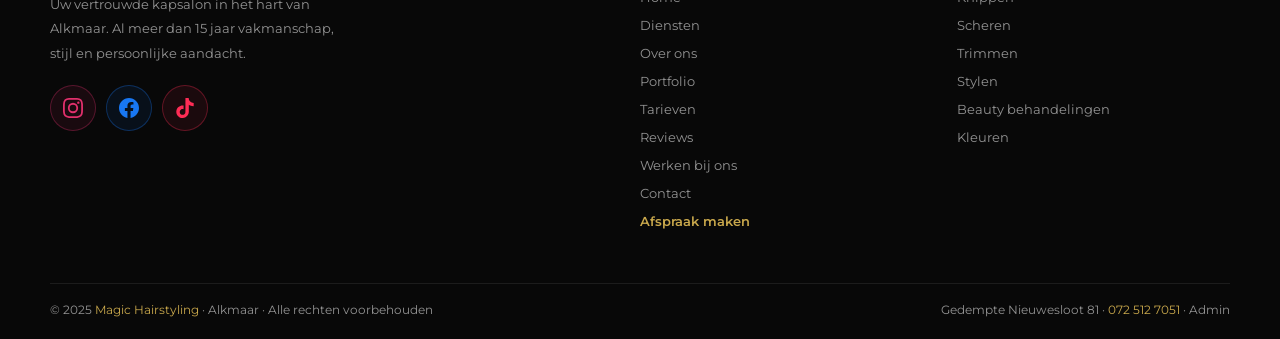
<file: contact.html>
<!DOCTYPE html>
<html lang="nl">
<head>
  <meta charset="UTF-8" />
  <meta name="viewport" content="width=device-width, initial-scale=1.0" />
  <title data-i18n="meta.title">Contact | Magic Hairstyling</title>
  <meta name="description" content="Neem contact op met Magic Hairstyling in Alkmaar. Bekijk adres, openingstijden, telefoonnummer en plan direct uw route of afspraak." />
  <meta name="robots" content="index,follow,max-image-preview:large" />
  <meta name="theme-color" content="#0f0f0f" />
  <link rel="canonical" href="https://seef1233.github.io/contact.html" />
  <meta property="og:locale" content="nl_NL" />
  <meta property="og:type" content="website" />
  <meta property="og:site_name" content="Magic Hairstyling" />
  <meta property="og:title" content="Contact | Magic Hairstyling" />
  <meta property="og:description" content="Neem contact op met Magic Hairstyling in Alkmaar. Bekijk adres, openingstijden, telefoonnummer en plan direct uw route of afspraak." />
  <meta property="og:url" content="https://seef1233.github.io/contact.html" />
  <meta property="og:image" content="https://seef1233.github.io/images/overons.png" />
  <meta property="og:image:alt" content="Magic Hairstyling in Alkmaar" />
  <meta name="twitter:card" content="summary_large_image" />
  <meta name="twitter:title" content="Contact | Magic Hairstyling" />
  <meta name="twitter:description" content="Neem contact op met Magic Hairstyling in Alkmaar. Bekijk adres, openingstijden, telefoonnummer en plan direct uw route of afspraak." />
  <meta name="twitter:image" content="https://seef1233.github.io/images/overons.png" />
  <link href="https://fonts.googleapis.com/css2?family=Montserrat:wght@300;400;600;700;900&display=swap" rel="stylesheet" />
  <link rel="stylesheet" href="https://cdnjs.cloudflare.com/ajax/libs/font-awesome/6.5.0/css/all.min.css" />
  <script type="application/ld+json">
    {
      "@context": "https://schema.org",
      "@type": "ContactPage",
      "@id": "https://seef1233.github.io/contact.html#webpage",
      "url": "https://seef1233.github.io/contact.html",
      "name": "Contact | Magic Hairstyling",
      "description": "Neem contact op met Magic Hairstyling in Alkmaar. Bekijk adres, openingstijden, telefoonnummer en plan direct uw route of afspraak.",
      "inLanguage": "nl-NL",
      "isPartOf": { "@id": "https://seef1233.github.io/#website" },
      "about":    { "@id": "https://seef1233.github.io/#salon" }
    }
  </script>
  <style>
    :root {
      --gold:  #c9a84c;
      --gold2: #e8c96e;
      --dark:  #0f0f0f;
      --dark2: #181818;
      --dark3: #242424;
      --gray:  #979797;
      --white: #fff;
    }
    *, *::before, *::after { box-sizing: border-box; margin: 0; padding: 0; }
    body {
      font-family: 'Montserrat', sans-serif;
      background: var(--dark);
      color: var(--white);
      -webkit-font-smoothing: antialiased;
    }
    a { color: inherit; text-decoration: none; }
    .container { max-width: 1180px; margin: 0 auto; padding: 0 24px; }

    /* ── HERO ── */
    .c-hero {
      padding: 108px 0 64px;
      background:
        radial-gradient(ellipse 60% 60% at 8% 0%, rgba(201,168,76,.13), transparent),
        radial-gradient(ellipse 40% 40% at 92% 100%, rgba(201,168,76,.07), transparent),
        var(--dark);
      border-bottom: 1px solid rgba(255,255,255,.055);
      position: relative;
      overflow: hidden;
    }
    .c-hero::after {
      content: '';
      position: absolute;
      inset: 0;
      background: url("data:image/svg+xml,%3Csvg width='60' height='60' viewBox='0 0 60 60' xmlns='http://www.w3.org/2000/svg'%3E%3Cg fill='none' fill-rule='evenodd'%3E%3Cg fill='%23c9a84c' fill-opacity='0.025'%3E%3Cpath d='M36 34v-4h-2v4h-4v2h4v4h2v-4h4v-2h-4zm0-30V0h-2v4h-4v2h4v4h2V6h4V4h-4zM6 34v-4H4v4H0v2h4v4h2v-4h4v-2H6zM6 4V0H4v4H0v2h4v4h2V6h4V4H6z'/%3E%3C/g%3E%3C/g%3E%3C/svg%3E");
      pointer-events: none;
      opacity: .5;
    }
    .c-hero .container { position: relative; z-index: 1; }
    .c-eyebrow {
      display: inline-flex;
      align-items: center;
      gap: 8px;
      color: var(--gold);
      text-transform: uppercase;
      letter-spacing: .22em;
      font-size: .68rem;
      font-weight: 800;
      margin-bottom: 22px;
    }
    .c-eyebrow::before {
      content: '';
      display: block;
      width: 28px;
      height: 2px;
      background: var(--gold);
      border-radius: 2px;
    }
    .c-hero h1 {
      font-size: clamp(3rem, 8vw, 6.2rem);
      font-weight: 900;
      line-height: 1;
      letter-spacing: -.03em;
    }
    .c-hero h1 em {
      font-style: normal;
      background: linear-gradient(90deg, var(--gold), var(--gold2));
      -webkit-background-clip: text;
      -webkit-text-fill-color: transparent;
      background-clip: text;
    }
    .c-hero-sub {
      margin-top: 18px;
      color: rgba(255,255,255,.52);
      font-size: .95rem;
      font-weight: 500;
      letter-spacing: .02em;
    }
    .c-hero-cta {
      margin-top: 32px;
      display: flex;
      gap: 12px;
      flex-wrap: wrap;
    }
    .btn {
      display: inline-flex;
      align-items: center;
      justify-content: center;
      gap: 10px;
      padding: 14px 28px;
      border-radius: 999px;
      font-weight: 700;
      font-size: .88rem;
      transition: .22s ease;
      white-space: nowrap;
      flex-shrink: 0;
    }
    .btn-gold  { background: var(--gold); color: var(--dark); }
    .btn-gold:hover { background: var(--gold2); transform: translateY(-2px); box-shadow: 0 8px 28px rgba(201,168,76,.32); }
    .btn-outline { border: 1px solid rgba(201,168,76,.32); color: var(--gold); }
    .btn-outline:hover { background: rgba(201,168,76,.1); transform: translateY(-2px); }

    /* ── QUICK STRIP ── */
    .quick-strip {
      background: var(--dark2);
      border-bottom: 1px solid rgba(255,255,255,.055);
    }
    .quick-strip .container {
      display: grid;
      grid-template-columns: repeat(4, 1fr);
    }
    .qs-btn {
      display: flex;
      flex-direction: column;
      align-items: center;
      justify-content: center;
      gap: 8px;
      padding: 22px 12px;
      border-right: 1px solid rgba(255,255,255,.055);
      transition: background .2s ease;
      cursor: pointer;
    }
    .qs-btn:last-child { border-right: none; }
    .qs-btn:hover { background: rgba(201,168,76,.07); }
    .qs-icon {
      width: 46px;
      height: 46px;
      border-radius: 50%;
      display: flex;
      align-items: center;
      justify-content: center;
      font-size: 1.1rem;
      transition: transform .2s ease;
    }
    .qs-btn:hover .qs-icon { transform: translateY(-3px); }
    .qs-icon.call  { background: rgba(201,168,76,.14); color: var(--gold); border: 1px solid rgba(201,168,76,.22); }
    .qs-icon.wa    { background: rgba(37,211,102,.12);  color: #25d366; border: 1px solid rgba(37,211,102,.22); }
    .qs-icon.route { background: rgba(66,133,244,.12);  color: #4285f4; border: 1px solid rgba(66,133,244,.22); }
    .qs-icon.book  { background: rgba(201,168,76,.14); color: var(--gold); border: 1px solid rgba(201,168,76,.22); }
    .qs-label {
      font-size: .72rem;
      font-weight: 700;
      text-transform: uppercase;
      letter-spacing: .1em;
      color: rgba(255,255,255,.62);
    }

    /* ── MAIN SECTION ── */
    .c-main { padding: 60px 0 0; }
    .c-grid {
      display: grid;
      grid-template-columns: 1.1fr 1fr;
      gap: 20px;
      align-items: stretch;
    }

    /* LEFT – address card */
    .addr-card {
      background:
        radial-gradient(ellipse 80% 50% at 0% 0%, rgba(201,168,76,.1), transparent 50%),
        linear-gradient(160deg, rgba(255,255,255,.035) 0%, rgba(255,255,255,0) 100%),
        var(--dark2);
      border: 1px solid rgba(255,255,255,.07);
      border-radius: 28px;
      padding: 48px 44px;
      display: flex;
      flex-direction: column;
      position: relative;
      overflow: hidden;
    }
    .addr-card::after {
      content: '';
      position: absolute;
      bottom: -60px;
      right: -60px;
      width: 200px;
      height: 200px;
      border-radius: 50%;
      background: radial-gradient(circle, rgba(201,168,76,.1), transparent 70%);
      pointer-events: none;
    }
    .addr-tag {
      display: inline-flex;
      align-items: center;
      gap: 8px;
      padding: 6px 14px;
      border-radius: 999px;
      background: rgba(201,168,76,.1);
      border: 1px solid rgba(201,168,76,.2);
      color: var(--gold2);
      font-size: .68rem;
      font-weight: 800;
      text-transform: uppercase;
      letter-spacing: .14em;
      align-self: flex-start;
      margin-bottom: 32px;
    }
    .addr-name {
      font-size: clamp(1.8rem, 3.5vw, 2.8rem);
      font-weight: 900;
      line-height: 1.1;
      letter-spacing: -.025em;
      margin-bottom: 6px;
    }
    .addr-name span { color: var(--gold); }
    .addr-street {
      font-size: clamp(1rem, 2vw, 1.3rem);
      color: rgba(255,255,255,.5);
      font-weight: 500;
      margin-bottom: 44px;
    }

    .addr-divider {
      height: 1px;
      background: linear-gradient(90deg, rgba(201,168,76,.28), rgba(255,255,255,.04) 60%, transparent);
      margin-bottom: 32px;
    }

    .contact-rows { display: flex; flex-direction: column; gap: 20px; }
    .contact-row {
      display: flex;
      align-items: center;
      gap: 18px;
    }
    .cr-icon {
      width: 48px;
      height: 48px;
      border-radius: 14px;
      background: rgba(201,168,76,.1);
      border: 1px solid rgba(201,168,76,.18);
      display: flex;
      align-items: center;
      justify-content: center;
      color: var(--gold);
      font-size: 1rem;
      flex-shrink: 0;
    }
    .cr-icon.green { background: rgba(37,211,102,.1); border-color: rgba(37,211,102,.2); color: #25d366; }
    .cr-label {
      font-size: .68rem;
      text-transform: uppercase;
      letter-spacing: .12em;
      color: rgba(255,255,255,.38);
      font-weight: 700;
      margin-bottom: 3px;
    }
    .cr-value {
      font-size: 1.05rem;
      font-weight: 800;
      letter-spacing: -.01em;
      transition: color .2s;
    }
    .cr-value:hover { color: var(--gold2); }

    .addr-actions {
      display: flex;
      gap: 10px;
      flex-wrap: wrap;
      margin-top: auto;
      padding-top: 36px;
    }
    .addr-actions .btn { font-size: .82rem; padding: 12px 22px; }

    /* RIGHT – map */
    .map-card {
      border-radius: 28px;
      overflow: hidden;
      border: 1px solid rgba(255,255,255,.07);
      position: relative;
      min-height: 460px;
    }
    .map-card iframe {
      width: 100%;
      height: 100%;
      display: block;
      border: 0;
      filter: invert(.88) hue-rotate(180deg) saturate(.85) brightness(.95);
    }
    .map-overlay {
      position: absolute;
      bottom: 0;
      left: 0;
      right: 0;
      padding: 20px 22px;
      background: linear-gradient(0deg, rgba(15,15,15,.9) 0%, transparent 100%);
      display: flex;
      align-items: center;
      gap: 12px;
    }
    .map-pin-badge {
      display: flex;
      align-items: center;
      gap: 10px;
      padding: 10px 16px;
      border-radius: 999px;
      background: rgba(15,15,15,.8);
      border: 1px solid rgba(255,255,255,.1);
      backdrop-filter: blur(10px);
      font-size: .8rem;
      font-weight: 700;
    }
    .map-pin-badge i { color: var(--gold); }

    /* ── HOURS ── */
    .c-hours { padding: 56px 0 72px; }
    .hours-header {
      display: flex;
      align-items: flex-end;
      justify-content: space-between;
      gap: 20px;
      margin-bottom: 32px;
      flex-wrap: wrap;
    }
    .hours-title {
      font-size: clamp(1.4rem, 3vw, 2rem);
      font-weight: 900;
      letter-spacing: -.02em;
    }
    .hours-title span { color: var(--gold); }
    .hours-note {
      font-size: .8rem;
      color: rgba(255,255,255,.38);
      font-weight: 600;
    }
    .hours-grid {
      display: grid;
      grid-template-columns: repeat(6, 1fr);
      gap: 10px;
    }
    .hours-col {
      background: linear-gradient(180deg, rgba(255,255,255,.04), rgba(255,255,255,.015));
      border: 1px solid rgba(255,255,255,.065);
      border-radius: 18px;
      padding: 22px 16px;
      text-align: center;
      transition: border-color .2s, background .2s;
    }
    .hours-col:hover {
      border-color: rgba(201,168,76,.25);
      background: rgba(201,168,76,.05);
    }
    .hours-col.today {
      border-color: rgba(201,168,76,.3);
      background: rgba(201,168,76,.07);
    }
    .hours-day {
      font-size: .65rem;
      text-transform: uppercase;
      letter-spacing: .14em;
      color: rgba(255,255,255,.42);
      font-weight: 700;
      margin-bottom: 10px;
    }
    .hours-col.today .hours-day { color: var(--gold); }
    .hours-time {
      font-size: .88rem;
      font-weight: 800;
      color: var(--white);
      line-height: 1.4;
    }
    .hours-col.today .hours-time { color: var(--gold2); }
    .hours-closed .hours-time { color: rgba(255,255,255,.28); font-weight: 600; }

    /* ── FOOTER ── */
    #footer { background:#080808; padding:60px 24px 22px; border-top:1px solid #1c1c1c; }
    .foot-grid { display:grid; grid-template-columns:2fr 1fr 1fr; gap:44px; max-width:1180px; margin:0 auto 44px; }
    .foot-brand .logo { font-size:1.5rem; font-weight:900; color:var(--gold); margin-bottom:12px; }
    .foot-brand .logo span { color:var(--white); }
    .foot-brand p { color:rgba(255,255,255,.56); font-size:.84rem; line-height:1.8; max-width:290px; }
    .foot-social { display:flex; gap:10px; margin-top:20px; }
    .foot-social a { width:46px; height:46px; border-radius:50%; border:1px solid #282828; display:flex; align-items:center; justify-content:center; color:rgba(255,255,255,.86); background:rgba(255,255,255,.04); transition:all .3s; }
    .foot-social a[aria-label="Instagram"] { color:#e1306c; border-color:rgba(225,48,108,.32); background:rgba(225,48,108,.08); }
    .foot-social a[aria-label="Facebook"]  { color:#1877f2; border-color:rgba(24,119,242,.32);  background:rgba(24,119,242,.08); }
    .foot-social a[aria-label="TikTok"]    { color:#fe2c55; border-color:rgba(254,44,85,.32);   background:rgba(254,44,85,.08); }
    .foot-social a svg { display:block; transition:transform .3s; }
    .foot-social a:hover svg { transform:scale(1.1); }
    .foot-social a:hover { border-color:var(--gold); color:var(--gold); transform:translateY(-3px); box-shadow:0 6px 20px rgba(201,168,76,.2); }
    .foot-social a[aria-label="Instagram"]:hover { border-color:#e1306c; color:#e1306c; box-shadow:0 6px 20px rgba(225,48,108,.25); }
    .foot-social a[aria-label="Facebook"]:hover  { border-color:#1877f2; color:#1877f2; box-shadow:0 6px 20px rgba(24,119,242,.25); }
    .foot-social a[aria-label="TikTok"]:hover    { border-color:#fe2c55; color:#fe2c55; box-shadow:0 6px 20px rgba(254,44,85,.25); }
    .foot-col h4 { font-size:.9rem; font-weight:700; margin-bottom:18px; color:var(--white); text-transform:uppercase; letter-spacing:1px; }
    .foot-col ul { list-style:none; }
    .foot-col ul li { margin-bottom:9px; }
    .foot-col ul li a { color:rgba(255,255,255,.56); font-size:.84rem; transition:color .3s; }
    .foot-col ul li a:hover { color:var(--gold); }
    .foot-bottom { max-width:1180px; margin:0 auto; border-top:1px solid #1c1c1c; padding-top:18px; display:flex; justify-content:space-between; align-items:center; flex-wrap:wrap; gap:10px; }
    .foot-bottom p { color:rgba(255,255,255,.56); font-size:.78rem; }
    .foot-bottom span { color:var(--gold); }

    /* ── RESPONSIVE ── */
    @media (max-width: 980px) {
      .c-grid { grid-template-columns: 1fr; }
      .map-card { min-height: 340px; }
      .hours-grid { grid-template-columns: repeat(3, 1fr); }
      .foot-grid { grid-template-columns: 1fr 1fr; }
    }
    @media (max-width: 640px) {
      .c-hero { padding: 88px 0 48px; }
      .quick-strip .container { grid-template-columns: repeat(2, 1fr); }
      .qs-btn:nth-child(2) { border-right: none; }
      .qs-btn:nth-child(3) { border-top: 1px solid rgba(255,255,255,.055); }
      .qs-btn:nth-child(4) { border-top: 1px solid rgba(255,255,255,.055); border-right: none; }
      .addr-card { padding: 30px 24px; }
      .hours-grid { grid-template-columns: repeat(2, 1fr); }
      .foot-grid { grid-template-columns: 1fr; }
      .hours-header { flex-direction: column; align-items: flex-start; gap: 6px; }
    }
  </style>
  <link rel="stylesheet" href="site-header.css" />
  <link rel="stylesheet" href="site-mobile-nav.css" />
  <link rel="stylesheet" href="modern-upgrade.css" />
  <style>@view-transition{navigation:auto}</style>
  <script>document.addEventListener('mouseover',function(e){var a=e.target.closest('a[href]');if(!a)return;var h=a.getAttribute('href');if(h&&h[0]!=='#'&&!/^(https?:|mailto:|tel:)/.test(h)&&!document.querySelector('link[rel=prefetch][href="'+h+'"]')){var l=document.createElement('link');l.rel='prefetch';l.href=h;document.head.appendChild(l);}},{passive:true});</script>
</head>
<body data-page="contact">

  <!-- ── NAV ── -->
  <nav id="nav">
    <div class="nav-inner">
      <a class="nav-logo" href="index.html#hero">Magic <span>Hairstyling</span><small>Alkmaar</small></a>
      <ul class="nav-links">
        <li><a href="index.html" data-i18n="nav.home">Home</a></li>
        <li><a href="index.html#diensten" data-i18n="nav.services">Diensten</a></li>
        <li><a href="over-ons.html" data-i18n="nav.about">Over ons</a></li>
        <li><a href="portfolio.html" data-i18n="nav.portfolio">Portfolio</a></li>
        <li><a href="tarieven.html" data-i18n="nav.pricing">Tarieven</a></li>
        <li><a href="reviews.html" data-i18n="nav.reviews">Reviews</a></li>
        <li><a href="contact.html" class="active" data-i18n="nav.contact">Contact</a></li>
      </ul>
      <div data-language-switcher></div>
      <a class="btn btn-gold nav-btn" href="index.html?booking=1#contact"><i class="fas fa-calendar-check"></i><span data-i18n="nav.book">Afspraak maken</span></a>
      <button class="hamburger" id="ham" type="button" aria-expanded="false" data-i18n-aria-label="ui.menu" aria-label="Menu">
        <span></span><span></span><span></span>
      </button>
    </div>
    <div class="mob-menu" id="mobMenu">
      <a href="index.html" onclick="closeM()" data-i18n="nav.home">Home</a>
      <a href="index.html#diensten" onclick="closeM()" data-i18n="nav.services">Diensten</a>
      <a href="over-ons.html" onclick="closeM()" data-i18n="nav.about">Over ons</a>
      <a href="portfolio.html" onclick="closeM()" data-i18n="nav.portfolio">Portfolio</a>
      <a href="tarieven.html" onclick="closeM()" data-i18n="nav.pricing">Tarieven</a>
      <a href="reviews.html" onclick="closeM()" data-i18n="nav.reviews">Reviews</a>
      <a href="contact.html" onclick="closeM()" class="active" data-i18n="nav.contact">Contact</a>
      <div data-language-switcher></div>
      <a href="index.html?booking=1#contact" class="btn btn-gold nav-btn" onclick="closeM()"><i class="fas fa-calendar-check"></i><span data-i18n="nav.book">Afspraak maken</span></a>
    </div>
  </nav>

  <!-- ── HERO ── -->
  <section class="c-hero">
    <div class="container">
      <div class="c-eyebrow" data-i18n="hero.eyebrow">Alkmaar · Centrum</div>
      <h1><em data-i18n="hero.titleLine1">Bezoek ons.</em></h1>
      <p class="c-hero-sub" data-i18n="hero.body">Gedempte Nieuwesloot 81 · Open 7 dagen per week</p>
      <div class="c-hero-cta">
        <a class="btn btn-gold" href="index.html?booking=1#contact">
          <i class="fas fa-calendar-check"></i><span data-i18n="hero.book">Afspraak maken</span>
        </a>
        <a class="btn btn-outline" href="https://maps.google.com/?q=Gedempte+Nieuwesloot+81+1811+KR+Alkmaar" target="_blank" rel="noopener">
          <i class="fas fa-location-dot"></i><span data-i18n="hero.route">Plan route</span>
        </a>
      </div>
    </div>
  </section>

  <!-- ── QUICK STRIP ── -->
  <div class="quick-strip">
    <div class="container">
      <a class="qs-btn" href="tel:+31725127051">
        <div class="qs-icon call"><i class="fas fa-phone"></i></div>
        <span class="qs-label" data-i18n="actions.call">Bellen</span>
      </a>
      <a class="qs-btn" href="https://wa.me/31687868751" target="_blank" rel="noopener">
        <div class="qs-icon wa"><i class="fab fa-whatsapp"></i></div>
        <span class="qs-label">WhatsApp</span>
      </a>
      <a class="qs-btn" href="https://maps.google.com/?q=Gedempte+Nieuwesloot+81+1811+KR+Alkmaar" target="_blank" rel="noopener">
        <div class="qs-icon route"><i class="fas fa-route"></i></div>
        <span class="qs-label" data-i18n="actions.maps">Route</span>
      </a>
      <a class="qs-btn" href="index.html?booking=1#contact">
        <div class="qs-icon book"><i class="fas fa-calendar-check"></i></div>
        <span class="qs-label" data-i18n="actions.book">Boeken</span>
      </a>
    </div>
  </div>

  <!-- ── MAIN GRID ── -->
  <section class="c-main">
    <div class="container c-grid">

      <!-- LEFT: Address card -->
      <div class="addr-card">
        <div class="addr-tag"><i class="fas fa-scissors"></i> Magic Hairstyling</div>

        <div class="addr-name">Gedempte<br>Nieuwesloot <span>81</span></div>
        <div class="addr-street">1811 KR Alkmaar, Nederland</div>

        <div class="addr-divider"></div>

        <div class="contact-rows">
          <a class="contact-row" href="tel:+31725127051">
            <div class="cr-icon"><i class="fas fa-phone"></i></div>
            <div>
              <div class="cr-label" data-i18n="info.phoneTitle">Salon</div>
              <div class="cr-value">072 512 7051</div>
            </div>
          </a>
          <a class="contact-row" href="https://wa.me/31687868751" target="_blank" rel="noopener">
            <div class="cr-icon green"><i class="fab fa-whatsapp"></i></div>
            <div>
              <div class="cr-label">WhatsApp</div>
              <div class="cr-value">06 878 68751</div>
            </div>
          </a>
        </div>

        <div class="addr-actions">
          <a class="btn btn-gold" href="index.html?booking=1#contact">
            <i class="fas fa-calendar-check"></i><span data-i18n="nav.book">Afspraak maken</span>
          </a>
          <a class="btn btn-outline" href="https://maps.google.com/?q=Gedempte+Nieuwesloot+81+1811+KR+Alkmaar" target="_blank" rel="noopener">
            <i class="fas fa-route"></i><span data-i18n="hero.route">Plan route</span>
          </a>
        </div>
      </div>

      <!-- RIGHT: Map -->
      <div class="map-card">
        <iframe
          src="https://maps.google.com/maps?q=Gedempte+Nieuwesloot+81+1811+KR+Alkmaar&output=embed&hl=nl&z=16"
          title="Magic Hairstyling locatie"
          allowfullscreen
          loading="lazy"
          referrerpolicy="no-referrer-when-downgrade">
        </iframe>
        <div class="map-overlay">
          <div class="map-pin-badge">
            <i class="fas fa-location-dot"></i>
            <span>Magic Hairstyling · Alkmaar</span>
          </div>
        </div>
      </div>

    </div>
  </section>

  <!-- ── HOURS ── -->
  <section class="c-hours">
    <div class="container">
      <div class="hours-header">
        <div class="hours-title" data-i18n="hours.title">Open<span>ingstijden</span></div>
        <div class="hours-note" data-i18n="hours.body">Loop gerust binnen of reserveer vooraf</div>
      </div>
      <div class="hours-grid">
        <div class="hours-col">
          <div class="hours-day" data-i18n="hours.monTue">Ma – Di</div>
          <div class="hours-time">11:00<br>19:00</div>
        </div>
        <div class="hours-col">
          <div class="hours-day" data-i18n="hours.wed">Woensdag</div>
          <div class="hours-time">09:00<br>20:00</div>
        </div>
        <div class="hours-col">
          <div class="hours-day" data-i18n="hours.thu">Donderdag</div>
          <div class="hours-time">09:00<br>21:00</div>
        </div>
        <div class="hours-col">
          <div class="hours-day" data-i18n="hours.fri">Vrijdag</div>
          <div class="hours-time">09:00<br>20:00</div>
        </div>
        <div class="hours-col">
          <div class="hours-day" data-i18n="hours.sat">Zaterdag</div>
          <div class="hours-time">09:00<br>18:00</div>
        </div>
        <div class="hours-col">
          <div class="hours-day" data-i18n="hours.sun">Zondag</div>
          <div class="hours-time">12:00<br>18:00</div>
        </div>
      </div>
    </div>
  </section>

  <!-- ── FOOTER ── -->
  <footer id="footer">
    <div class="foot-grid">
      <div class="foot-brand">
        <div class="logo">Magic <span>Hairstyling</span></div>
        <p data-i18n="footer.brandText">Uw vertrouwde kapsalon in het hart van Alkmaar. Al meer dan 15 jaar vakmanschap, stijl en persoonlijke aandacht.</p>
        <div class="foot-social">
          <a href="https://www.instagram.com/magic_hairstyling072/" target="_blank" rel="noopener" aria-label="Instagram">
            <svg viewBox="0 0 24 24" fill="currentColor" width="20" height="20"><path d="M12 2.163c3.204 0 3.584.012 4.85.07 3.252.148 4.771 1.691 4.919 4.919.058 1.265.069 1.645.069 4.849 0 3.205-.012 3.584-.069 4.849-.149 3.225-1.664 4.771-4.919 4.919-1.266.058-1.644.07-4.85.07-3.204 0-3.584-.012-4.849-.07-3.26-.149-4.771-1.699-4.919-4.92-.058-1.265-.07-1.644-.07-4.849 0-3.204.013-3.583.07-4.849.149-3.227 1.664-4.771 4.919-4.919 1.266-.057 1.645-.069 4.849-.069zM12 0C8.741 0 8.333.014 7.053.072 2.695.272.273 2.69.073 7.052.014 8.333 0 8.741 0 12c0 3.259.014 3.668.072 4.948.2 4.358 2.618 6.78 6.98 6.98C8.333 23.986 8.741 24 12 24c3.259 0 3.668-.014 4.948-.072 4.354-.2 6.782-2.618 6.979-6.98.059-1.28.073-1.689.073-4.948 0-3.259-.014-3.667-.072-4.947-.196-4.354-2.617-6.78-6.979-6.98C15.668.014 15.259 0 12 0zm0 5.838a6.162 6.162 0 100 12.324 6.162 6.162 0 000-12.324zM12 16a4 4 0 110-8 4 4 0 010 8zm6.406-11.845a1.44 1.44 0 100 2.881 1.44 1.44 0 000-2.881z"/></svg>
          </a>
          <a href="https://www.facebook.com/p/barber_magic2019-100063655894767/" target="_blank" rel="noopener" aria-label="Facebook">
            <svg viewBox="0 0 24 24" fill="currentColor" width="20" height="20"><path d="M24 12.073c0-6.627-5.373-12-12-12s-12 5.373-12 12c0 5.99 4.388 10.954 10.125 11.854v-8.385H7.078v-3.47h3.047V9.43c0-3.007 1.792-4.669 4.533-4.669 1.312 0 2.686.235 2.686.235v2.953H15.83c-1.491 0-1.956.925-1.956 1.874v2.25h3.328l-.532 3.47h-2.796v8.385C19.612 23.027 24 18.062 24 12.073z"/></svg>
          </a>
          <a href="https://www.tiktok.com/@magichairhu?lang=nl-NL" target="_blank" rel="noopener" aria-label="TikTok">
            <svg viewBox="0 0 24 24" fill="currentColor" width="20" height="20"><path d="M12.525.02c1.31-.02 2.61-.01 3.91-.02.08 1.53.63 3.09 1.75 4.17 1.12 1.11 2.7 1.62 4.24 1.79v4.03c-1.44-.05-2.89-.35-4.2-.97-.57-.26-1.1-.59-1.62-.93-.01 2.92.01 5.84-.02 8.75-.08 1.4-.54 2.79-1.35 3.94-1.31 1.92-3.58 3.17-5.91 3.21-1.43.08-2.86-.31-4.08-1.03-2.02-1.19-3.44-3.37-3.65-5.71-.02-.5-.03-1-.01-1.49.18-1.9 1.12-3.72 2.58-4.96 1.66-1.44 3.98-2.13 6.15-1.72.02 1.48-.04 2.96-.04 4.44-.99-.32-2.15-.23-3.02.37-.63.41-1.11 1.04-1.36 1.75-.21.51-.15 1.07-.14 1.61.24 1.64 1.82 3.02 3.5 2.87 1.12-.01 2.19-.66 2.77-1.61.19-.33.4-.67.41-1.06.1-1.79.06-3.57.07-5.36.01-4.03-.01-8.05.02-12.07z"/></svg>
          </a>
        </div>
      </div>
      <div class="foot-col">
        <h4 data-i18n="footer.navTitle">Navigatie</h4>
        <ul>
          <li><a href="index.html" data-i18n="nav.home">Home</a></li>
          <li><a href="index.html#diensten" data-i18n="nav.services">Diensten</a></li>
          <li><a href="over-ons.html" data-i18n="nav.about">Over ons</a></li>
          <li><a href="portfolio.html" data-i18n="nav.portfolio">Portfolio</a></li>
          <li><a href="tarieven.html" data-i18n="nav.pricing">Tarieven</a></li>
          <li><a href="reviews.html" data-i18n="nav.reviews">Reviews</a></li>
          <li><a href="werken-bij-ons.html" data-i18n="nav.careers">Werken bij ons</a></li>
          <li><a href="contact.html" data-i18n="nav.contact">Contact</a></li>
          <li><a href="index.html?booking=1#contact" style="color:var(--gold);font-weight:600;" data-i18n="nav.book">Afspraak maken</a></li>
        </ul>
      </div>
      <div class="foot-col">
        <h4 data-i18n="footer.servicesTitle">Diensten</h4>
        <ul>
          <li><a href="index.html#diensten" data-i18n="footer.serviceCut">Knippen</a></li>
          <li><a href="index.html#diensten" data-i18n="footer.serviceShave">Scheren</a></li>
          <li><a href="index.html#diensten" data-i18n="footer.serviceTrim">Trimmen</a></li>
          <li><a href="index.html#diensten" data-i18n="footer.serviceStyle">Stylen</a></li>
          <li><a href="index.html#diensten" data-i18n="footer.serviceBeauty">Beauty behandelingen</a></li>
          <li><a href="index.html#diensten" data-i18n="footer.serviceColor">Kleuren</a></li>
        </ul>
      </div>
    </div>
    <div class="foot-bottom">
      <p data-i18n-html="footer.rights">&copy; 2025 <span>Magic Hairstyling</span> &middot; Alkmaar &middot; Alle rechten voorbehouden</p>
      <p data-i18n-html="footer.metaLine">Gedempte Nieuwesloot 81 &middot; <span>072 512 7051</span> &middot; <a href="admin.html">Admin</a></p>
    </div>
  </footer>

  <script src="site-header.js"></script>
  <script src="site-mobile-nav.js"></script>
  <script src="site-i18n.js"></script>

  <!-- Highlight today's hours column -->
  <script>
    (function () {
      const days = [null, 'monTue', 'monTue', 'wed', 'thu', 'fri', 'sat', 'sun'];
      const today = days[new Date().getDay()];
      if (!today) return;
      document.querySelectorAll('.hours-col').forEach(function (col) {
        const d = col.querySelector('.hours-day');
        if (d && d.dataset.i18n === 'hours.' + today) col.classList.add('today');
      });
    })();
  </script>
  <script src="modern-upgrade.js"></script>
</body>
</html>
</file>
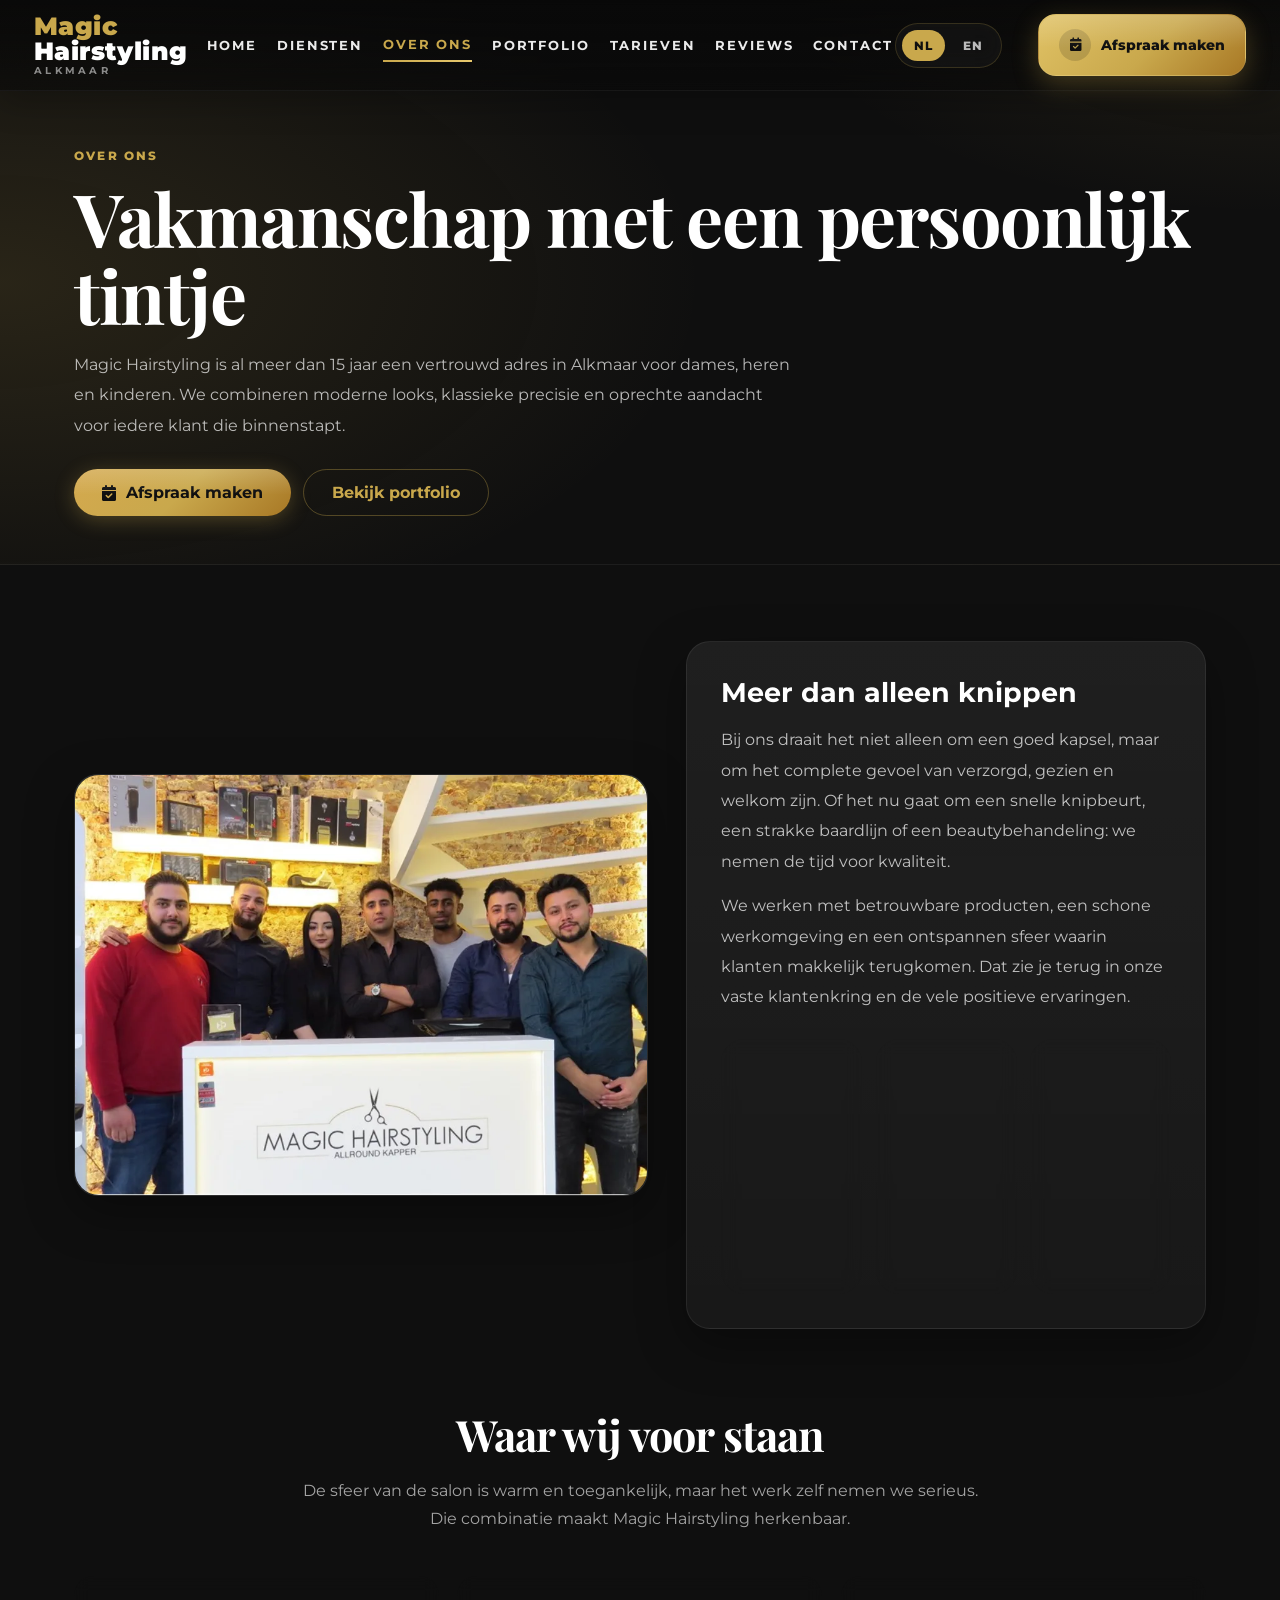
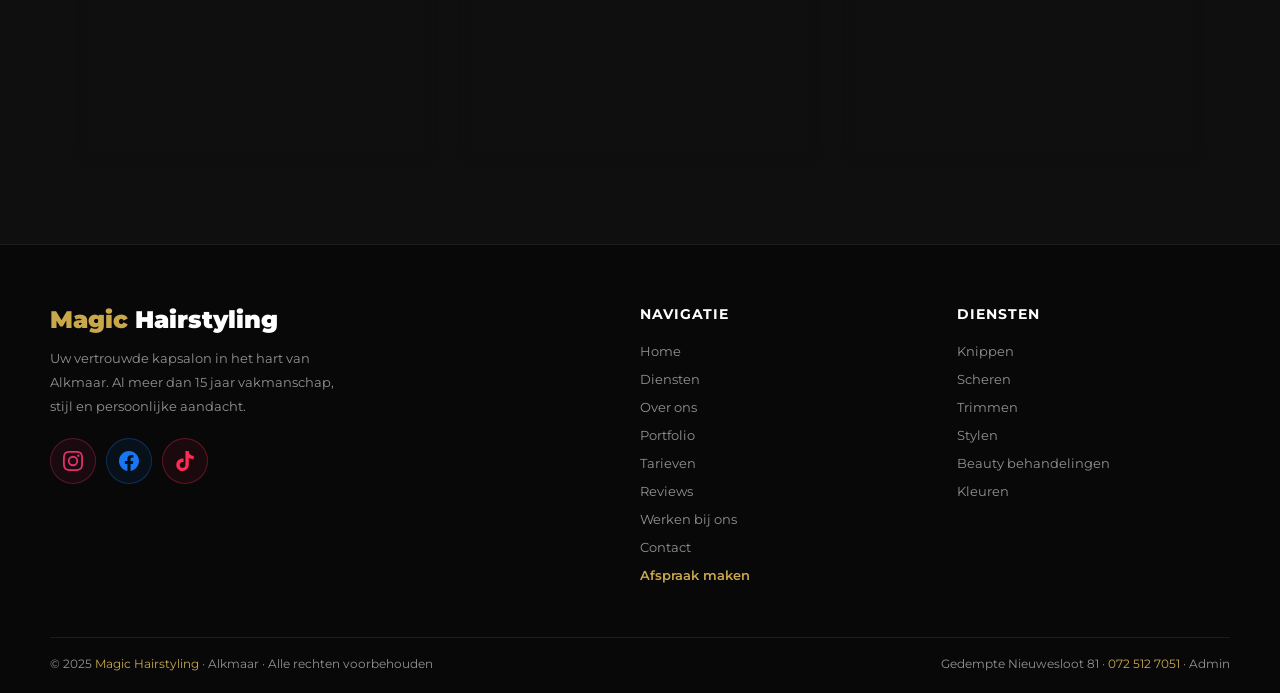
<file: over-ons.html>
<!DOCTYPE html>
<html lang="nl">
<head>
  <meta charset="UTF-8" />
  <meta name="viewport" content="width=device-width, initial-scale=1.0" />
  <title data-i18n="meta.title">Over Ons | Magic Hairstyling</title>
  <meta name="description" content="Lees meer over Magic Hairstyling in Alkmaar, onze stijl van werken, ervaring en persoonlijke benadering voor dames, heren en kinderen." />
  <meta name="robots" content="index,follow,max-image-preview:large" />
  <meta name="theme-color" content="#0f0f0f" />
  <link rel="canonical" href="https://seef1233.github.io/over-ons.html" />
  <meta property="og:locale" content="nl_NL" />
  <meta property="og:type" content="website" />
  <meta property="og:site_name" content="Magic Hairstyling" />
  <meta property="og:title" content="Over Ons | Magic Hairstyling" />
  <meta property="og:description" content="Lees meer over Magic Hairstyling in Alkmaar, onze stijl van werken, ervaring en persoonlijke benadering voor dames, heren en kinderen." />
  <meta property="og:url" content="https://seef1233.github.io/over-ons.html" />
  <meta property="og:image" content="https://seef1233.github.io/images/overons.png" />
  <meta property="og:image:alt" content="Interieur van Magic Hairstyling in Alkmaar" />
  <meta name="twitter:card" content="summary_large_image" />
  <meta name="twitter:title" content="Over Ons | Magic Hairstyling" />
  <meta name="twitter:description" content="Lees meer over Magic Hairstyling in Alkmaar, onze stijl van werken, ervaring en persoonlijke benadering voor dames, heren en kinderen." />
  <meta name="twitter:image" content="https://seef1233.github.io/images/overons.png" />
  <link href="https://fonts.googleapis.com/css2?family=Montserrat:wght@300;400;600;700;900&display=swap" rel="stylesheet" />
  <link rel="stylesheet" href="https://cdnjs.cloudflare.com/ajax/libs/font-awesome/6.5.0/css/all.min.css" />
  <script type="application/ld+json">
    {
      "@context": "https://schema.org",
      "@type": "WebPage",
      "@id": "https://seef1233.github.io/over-ons.html#webpage",
      "url": "https://seef1233.github.io/over-ons.html",
      "name": "Over Ons | Magic Hairstyling",
      "description": "Lees meer over Magic Hairstyling in Alkmaar, onze stijl van werken, ervaring en persoonlijke benadering voor dames, heren en kinderen.",
      "inLanguage": "nl-NL",
      "isPartOf": {
        "@id": "https://seef1233.github.io/#website"
      },
      "about": {
        "@id": "https://seef1233.github.io/#salon"
      }
    }
  </script>
  <style>
    :root {
      --gold: #c9a84c;
      --gold2: #e8c96e;
      --dark: #0f0f0f;
      --dark2: #181818;
      --dark3: #242424;
      --gray: #979797;
      --white: #fff;
    }
    * { box-sizing: border-box; margin: 0; padding: 0; }
    body { font-family: 'Montserrat', sans-serif; background: var(--dark); color: var(--white); }
    a { color: inherit; text-decoration: none; }
    .container { max-width: 1180px; margin: 0 auto; padding: 0 24px; }
    .btn { display: inline-flex; align-items: center; justify-content: center; gap: 10px; padding: 13px 28px; border-radius: 999px; font-weight: 700; transition: .25s ease; flex-shrink: 0; white-space: nowrap; }
    .btn-gold { background: var(--gold); color: var(--dark); }
    .btn-gold:hover { background: var(--gold2); transform: translateY(-2px); }
    .btn-outline { border: 1px solid rgba(201,168,76,.35); color: var(--gold); }
    .btn-outline:hover { background: rgba(201,168,76,.1); }
    .topbar { position: sticky; top: 0; z-index: 20; backdrop-filter: blur(10px); background: rgba(10,10,10,.82); border-bottom: 1px solid rgba(255,255,255,.06); }
    .topbar-inner { min-height: 76px; display: flex; align-items: center; justify-content: space-between; gap: 18px; flex-wrap: nowrap; }
    .brand { font-size: 1.45rem; font-weight: 900; color: var(--gold); }
    .brand span { color: var(--white); }
    .nav-links { display: flex; gap: 14px; flex-wrap: nowrap; align-items: center; justify-content: center; flex: 1; min-width: 0; }
    .nav-links a { color: rgba(255,255,255,.78); font-size: .82rem; font-weight: 700; text-transform: uppercase; letter-spacing: .06em; white-space: nowrap; }
    .nav-links a.active, .nav-links a:hover { color: var(--gold); }
    .page-hero { padding: 86px 0 48px; background: radial-gradient(circle at top left, rgba(201,168,76,.14), transparent 28%), linear-gradient(180deg, rgba(255,255,255,.02), rgba(255,255,255,0)), var(--dark); border-bottom: 1px solid rgba(255,255,255,.06); }
    .eyebrow { color: var(--gold); text-transform: uppercase; letter-spacing: .18em; font-size: .76rem; font-weight: 800; }
    .page-hero h1 { margin-top: 16px; font-size: clamp(2.3rem, 6vw, 4.6rem); line-height: 1.04; }
    .page-hero p { margin-top: 18px; max-width: 720px; color: rgba(255,255,255,.7); line-height: 1.9; }
    .hero-actions { display: flex; gap: 12px; flex-wrap: wrap; margin-top: 28px; }
    .section { padding: 76px 0; }
    .section-head { text-align: center; margin-bottom: 42px; }
    .section-head h2 { font-size: clamp(1.7rem, 4vw, 2.7rem); }
    .section-head p { margin: 14px auto 0; max-width: 700px; color: rgba(255,255,255,.62); line-height: 1.8; }
    .about-grid { display: grid; grid-template-columns: 1.05fr .95fr; gap: 38px; align-items: center; }
    .about-card, .feature-card { background: linear-gradient(180deg, rgba(255,255,255,.03), rgba(255,255,255,0)), var(--dark2); border: 1px solid rgba(255,255,255,.07); border-radius: 24px; box-shadow: 0 18px 48px rgba(0,0,0,.24); }
    .about-card img { width: 100%; height: 100%; min-height: 420px; object-fit: cover; border-radius: 24px; display: block; }
    .about-copy { padding: 34px; }
    .about-copy h3 { font-size: 1.7rem; margin-bottom: 16px; }
    .about-copy p { color: rgba(255,255,255,.72); line-height: 1.9; margin-bottom: 14px; }
    .badge-row { display: grid; grid-template-columns: repeat(3, 1fr); gap: 14px; margin-top: 26px; }
    .feature-card { padding: 20px; }
    .feature-card i { color: var(--gold); font-size: 1.15rem; margin-bottom: 12px; }
    .feature-card strong { display: block; margin-bottom: 8px; }
    .feature-card p { color: rgba(255,255,255,.64); line-height: 1.7; font-size: .9rem; }
    .values-grid { display: grid; grid-template-columns: repeat(3, 1fr); gap: 18px; }
    .value-box { padding: 24px; border-radius: 20px; background: var(--dark2); border: 1px solid rgba(255,255,255,.06); }
    .value-box span { color: var(--gold); font-size: .76rem; text-transform: uppercase; letter-spacing: .12em; font-weight: 800; }
    .value-box h3 { margin: 12px 0 10px; font-size: 1.08rem; }
    .value-box p { color: rgba(255,255,255,.66); line-height: 1.8; font-size: .92rem; }
    #footer { background:#080808; padding:60px 24px 22px; border-top:1px solid #1c1c1c; }
    .foot-grid { display:grid; grid-template-columns:2fr 1fr 1fr; gap:44px; max-width:1180px; margin:0 auto 44px; }
    .foot-brand .logo { font-size:1.5rem; font-weight:900; color:var(--gold); margin-bottom:12px; }
    .foot-brand .logo span { color:var(--white); }
    .foot-brand p { color:rgba(255,255,255,.56); font-size:.84rem; line-height:1.8; max-width:290px; }
    .foot-social { display:flex; gap:10px; margin-top:20px; }
    .foot-social a { width:46px; height:46px; border-radius:50%; border:1px solid #282828; display:flex; align-items:center; justify-content:center; color:rgba(255,255,255,.86); background:rgba(255,255,255,.04); transition:all .3s; }
    .foot-social a[aria-label="Instagram"] { color:#e1306c; border-color:rgba(225,48,108,.32); background:rgba(225,48,108,.08); }
    .foot-social a[aria-label="Facebook"] { color:#1877f2; border-color:rgba(24,119,242,.32); background:rgba(24,119,242,.08); }
    .foot-social a[aria-label="TikTok"] { color:#fe2c55; border-color:rgba(254,44,85,.32); background:rgba(254,44,85,.08); }
    .foot-social a svg { display:block; transition:transform .3s; }
    .foot-social a:hover svg { transform:scale(1.1); }
    .foot-social a:hover { border-color:var(--gold); color:var(--gold); transform:translateY(-3px); box-shadow:0 6px 20px rgba(201,168,76,.2); }
    .foot-social a[aria-label="Instagram"]:hover { border-color:#e1306c; color:#e1306c; box-shadow:0 6px 20px rgba(225,48,108,.25); }
    .foot-social a[aria-label="Facebook"]:hover { border-color:#1877f2; color:#1877f2; box-shadow:0 6px 20px rgba(24,119,242,.25); }
    .foot-social a[aria-label="TikTok"]:hover { border-color:#fe2c55; color:#fe2c55; box-shadow:0 6px 20px rgba(254,44,85,.25); }
    .foot-col h4 { font-size:.9rem; font-weight:700; margin-bottom:18px; color:var(--white); text-transform:uppercase; letter-spacing:1px; }
    .foot-col ul { list-style:none; }
    .foot-col ul li { margin-bottom:9px; }
    .foot-col ul li a { color:rgba(255,255,255,.56); font-size:.84rem; transition:color .3s; }
    .foot-col ul li a:hover { color:var(--gold); }
    .foot-bottom { max-width:1180px; margin:0 auto; border-top:1px solid #1c1c1c; padding-top:18px; display:flex; justify-content:space-between; align-items:center; flex-wrap:wrap; gap:10px; }
    .foot-bottom p { color:rgba(255,255,255,.56); font-size:.78rem; }
    .foot-bottom span { color:var(--gold); }
    @media (max-width: 900px) {
      .about-grid, .values-grid, .badge-row { grid-template-columns: 1fr; }
      .topbar-inner { flex-direction: column; padding: 14px 0; }
      .nav-links { justify-content: center; }
      .foot-grid { grid-template-columns:1fr 1fr; }
    }
    @media (max-width: 640px) { .foot-grid { grid-template-columns:1fr; } }
  </style>
  <link rel="stylesheet" href="site-header.css" />
  <link rel="stylesheet" href="site-mobile-nav.css" />
  <link rel="stylesheet" href="modern-upgrade.css" />
  <style>@view-transition{navigation:auto}</style>
  <script>document.addEventListener('mouseover',function(e){var a=e.target.closest('a[href]');if(!a)return;var h=a.getAttribute('href');if(h&&h[0]!=='#'&&!/^(https?:|mailto:|tel:)/.test(h)&&!document.querySelector('link[rel=prefetch][href="'+h+'"]')){var l=document.createElement('link');l.rel='prefetch';l.href=h;document.head.appendChild(l);}},{passive:true});</script>
</head>
<body data-page="over-ons">
  <nav id="nav">
    <div class="nav-inner">
      <a class="nav-logo" href="index.html#hero">Magic <span>Hairstyling</span><small>Alkmaar</small></a>
      <ul class="nav-links">
        <li><a href="index.html" data-i18n="nav.home">Home</a></li>
        <li><a href="index.html#diensten" data-i18n="nav.services">Diensten</a></li>
        <li><a href="over-ons.html" class="active" data-i18n="nav.about">Over ons</a></li>
        <li><a href="portfolio.html" data-i18n="nav.portfolio">Portfolio</a></li>
        <li><a href="tarieven.html" data-i18n="nav.pricing">Tarieven</a></li>
        <li><a href="reviews.html" data-i18n="nav.reviews">Reviews</a></li>
        <li><a href="contact.html" data-i18n="nav.contact">Contact</a></li>
      </ul>
      <div data-language-switcher></div>
      <a class="btn btn-gold nav-btn" href="index.html?booking=1#contact"><i class="fas fa-calendar-check"></i><span data-i18n="nav.book">Afspraak maken</span></a>
      <button class="hamburger" id="ham" type="button" aria-expanded="false" data-i18n-aria-label="ui.menu" aria-label="Menu">
        <span></span><span></span><span></span>
      </button>
    </div>
    <div class="mob-menu" id="mobMenu">
      <a href="index.html" onclick="closeM()" data-i18n="nav.home">Home</a>
      <a href="index.html#diensten" onclick="closeM()" data-i18n="nav.services">Diensten</a>
      <a href="over-ons.html" onclick="closeM()" class="active" data-i18n="nav.about">Over ons</a>
      <a href="portfolio.html" onclick="closeM()" data-i18n="nav.portfolio">Portfolio</a>
      <a href="tarieven.html" onclick="closeM()" data-i18n="nav.pricing">Tarieven</a>
      <a href="reviews.html" onclick="closeM()" data-i18n="nav.reviews">Reviews</a>
      <a href="contact.html" onclick="closeM()" data-i18n="nav.contact">Contact</a>
      <div data-language-switcher></div>
      <a href="index.html?booking=1#contact" class="btn btn-gold nav-btn" onclick="closeM()"><i class="fas fa-calendar-check"></i><span data-i18n="nav.book">Afspraak maken</span></a>
    </div>
  </nav>

  <section class="page-hero">
    <div class="container">
      <div class="eyebrow" data-i18n="hero.eyebrow">Over Ons</div>
      <h1 data-i18n="hero.title">Vakmanschap met een persoonlijk tintje</h1>
      <p data-i18n="hero.body">Magic Hairstyling is al meer dan 15 jaar een vertrouwd adres in Alkmaar voor dames, heren en kinderen. We combineren moderne looks, klassieke precisie en oprechte aandacht voor iedere klant die binnenstapt.</p>
      <div class="hero-actions">
        <a class="btn btn-gold" href="index.html?booking=1#contact"><i class="fas fa-calendar-check"></i><span data-i18n="hero.book">Afspraak maken</span></a>
        <a class="btn btn-outline" href="portfolio.html" data-i18n="hero.portfolio">Bekijk portfolio</a>
      </div>
    </div>
  </section>

  <section class="section">
    <div class="container about-grid">
      <div class="about-card">
        <img src="images/overons.webp" srcset="images/overons-mobile.webp 800w, images/overons.webp 1600w" sizes="100vw" alt="Magic Hairstyling salon" />
      </div>
      <div class="about-card about-copy">
        <h3 data-i18n="about.title">Meer dan alleen knippen</h3>
        <p data-i18n="about.p1">Bij ons draait het niet alleen om een goed kapsel, maar om het complete gevoel van verzorgd, gezien en welkom zijn. Of het nu gaat om een snelle knipbeurt, een strakke baardlijn of een beautybehandeling: we nemen de tijd voor kwaliteit.</p>
        <p data-i18n="about.p2">We werken met betrouwbare producten, een schone werkomgeving en een ontspannen sfeer waarin klanten makkelijk terugkomen. Dat zie je terug in onze vaste klantenkring en de vele positieve ervaringen.</p>
        <div class="badge-row">
          <div class="feature-card">
            <i class="fas fa-award"></i>
            <strong data-i18n="about.feature1Title">15+ jaar ervaring</strong>
            <p data-i18n="about.feature1Body">Ervaren handen met oog voor detail en stijl.</p>
          </div>
          <div class="feature-card">
            <i class="fas fa-user-friends"></i>
            <strong data-i18n="about.feature2Title">Voor iedereen</strong>
            <p data-i18n="about.feature2Body">Dames, heren en kinderen zijn allemaal welkom.</p>
          </div>
          <div class="feature-card">
            <i class="fas fa-gem"></i>
            <strong data-i18n="about.feature3Title">Persoonlijk advies</strong>
            <p data-i18n="about.feature3Body">We kijken naar gezicht, haar en gewenste uitstraling.</p>
          </div>
        </div>
      </div>
    </div>
  </section>

  <section class="section" style="padding-top:0;">
    <div class="container">
      <div class="section-head">
        <h2 data-i18n="values.title">Waar wij voor staan</h2>
        <p data-i18n="values.body">De sfeer van de salon is warm en toegankelijk, maar het werk zelf nemen we serieus. Die combinatie maakt Magic Hairstyling herkenbaar.</p>
      </div>
      <div class="values-grid">
        <div class="value-box">
          <span>01</span>
          <h3 data-i18n="values.precision">Precisie</h3>
          <p data-i18n="values.precisionBody">Van fade tot kleurbehandeling: afwerking en balans maken het verschil, en daar letten we scherp op.</p>
        </div>
        <div class="value-box">
          <span>02</span>
          <h3 data-i18n="values.comfort">Comfort</h3>
          <p data-i18n="values.comfortBody">We willen dat iedere afspraak prettig voelt, van ontvangst tot het moment dat je de deur weer uitstapt.</p>
        </div>
        <div class="value-box">
          <span>03</span>
          <h3 data-i18n="values.trust">Vertrouwen</h3>
          <p data-i18n="values.trustBody">Veel klanten komen al jaren terug. Dat vertrouwen is voor ons net zo belangrijk als het kapsel zelf.</p>
        </div>
      </div>
    </div>
  </section>

  <footer id="footer">
    <div class="foot-grid">
      <div class="foot-brand">
        <div class="logo">Magic <span>Hairstyling</span></div>
        <p data-i18n="footer.brandText">Uw vertrouwde kapsalon in het hart van Alkmaar. Al meer dan 15 jaar vakmanschap, stijl en persoonlijke aandacht.</p>
        <div class="foot-social">
          <a href="https://www.instagram.com/magic_hairstyling072/" target="_blank" rel="noopener" aria-label="Instagram">
            <svg viewBox="0 0 24 24" fill="currentColor" width="20" height="20"><path d="M12 2.163c3.204 0 3.584.012 4.85.07 3.252.148 4.771 1.691 4.919 4.919.058 1.265.069 1.645.069 4.849 0 3.205-.012 3.584-.069 4.849-.149 3.225-1.664 4.771-4.919 4.919-1.266.058-1.644.07-4.85.07-3.204 0-3.584-.012-4.849-.07-3.26-.149-4.771-1.699-4.919-4.92-.058-1.265-.07-1.644-.07-4.849 0-3.204.013-3.583.07-4.849.149-3.227 1.664-4.771 4.919-4.919 1.266-.057 1.645-.069 4.849-.069zM12 0C8.741 0 8.333.014 7.053.072 2.695.272.273 2.69.073 7.052.014 8.333 0 8.741 0 12c0 3.259.014 3.668.072 4.948.2 4.358 2.618 6.78 6.98 6.98C8.333 23.986 8.741 24 12 24c3.259 0 3.668-.014 4.948-.072 4.354-.2 6.782-2.618 6.979-6.98.059-1.28.073-1.689.073-4.948 0-3.259-.014-3.667-.072-4.947-.196-4.354-2.617-6.78-6.979-6.98C15.668.014 15.259 0 12 0zm0 5.838a6.162 6.162 0 100 12.324 6.162 6.162 0 000-12.324zM12 16a4 4 0 110-8 4 4 0 010 8zm6.406-11.845a1.44 1.44 0 100 2.881 1.44 1.44 0 000-2.881z"/></svg>
          </a>
          <a href="https://www.facebook.com/p/barber_magic2019-100063655894767/" target="_blank" rel="noopener" aria-label="Facebook">
            <svg viewBox="0 0 24 24" fill="currentColor" width="20" height="20"><path d="M24 12.073c0-6.627-5.373-12-12-12s-12 5.373-12 12c0 5.99 4.388 10.954 10.125 11.854v-8.385H7.078v-3.47h3.047V9.43c0-3.007 1.792-4.669 4.533-4.669 1.312 0 2.686.235 2.686.235v2.953H15.83c-1.491 0-1.956.925-1.956 1.874v2.25h3.328l-.532 3.47h-2.796v8.385C19.612 23.027 24 18.062 24 12.073z"/></svg>
          </a>
          <a href="https://www.tiktok.com/@magichairhu?lang=nl-NL" target="_blank" rel="noopener" aria-label="TikTok">
            <svg viewBox="0 0 24 24" fill="currentColor" width="20" height="20"><path d="M12.525.02c1.31-.02 2.61-.01 3.91-.02.08 1.53.63 3.09 1.75 4.17 1.12 1.11 2.7 1.62 4.24 1.79v4.03c-1.44-.05-2.89-.35-4.2-.97-.57-.26-1.1-.59-1.62-.93-.01 2.92.01 5.84-.02 8.75-.08 1.4-.54 2.79-1.35 3.94-1.31 1.92-3.58 3.17-5.91 3.21-1.43.08-2.86-.31-4.08-1.03-2.02-1.19-3.44-3.37-3.65-5.71-.02-.5-.03-1-.01-1.49.18-1.9 1.12-3.72 2.58-4.96 1.66-1.44 3.98-2.13 6.15-1.72.02 1.48-.04 2.96-.04 4.44-.99-.32-2.15-.23-3.02.37-.63.41-1.11 1.04-1.36 1.75-.21.51-.15 1.07-.14 1.61.24 1.64 1.82 3.02 3.5 2.87 1.12-.01 2.19-.66 2.77-1.61.19-.33.4-.67.41-1.06.1-1.79.06-3.57.07-5.36.01-4.03-.01-8.05.02-12.07z"/></svg>
          </a>
        </div>
      </div>
      <div class="foot-col">
        <h4 data-i18n="footer.navTitle">Navigatie</h4>
        <ul>
          <li><a href="index.html" data-i18n="nav.home">Home</a></li>
          <li><a href="index.html#diensten" data-i18n="nav.services">Diensten</a></li>
          <li><a href="over-ons.html" data-i18n="nav.about">Over ons</a></li>
          <li><a href="portfolio.html" data-i18n="nav.portfolio">Portfolio</a></li>
          <li><a href="tarieven.html" data-i18n="nav.pricing">Tarieven</a></li>
          <li><a href="reviews.html" data-i18n="nav.reviews">Reviews</a></li>
          <li><a href="werken-bij-ons.html" data-i18n="nav.careers">Werken bij ons</a></li>
          <li><a href="contact.html" data-i18n="nav.contact">Contact</a></li>
          <li><a href="index.html?booking=1#contact" style="color:var(--gold);font-weight:600;" data-i18n="nav.book">Afspraak maken</a></li>
        </ul>
      </div>
      <div class="foot-col">
        <h4 data-i18n="footer.servicesTitle">Diensten</h4>
        <ul>
          <li><a href="index.html#diensten" data-i18n="footer.serviceCut">Knippen</a></li>
          <li><a href="index.html#diensten" data-i18n="footer.serviceShave">Scheren</a></li>
          <li><a href="index.html#diensten" data-i18n="footer.serviceTrim">Trimmen</a></li>
          <li><a href="index.html#diensten" data-i18n="footer.serviceStyle">Stylen</a></li>
          <li><a href="index.html#diensten" data-i18n="footer.serviceBeauty">Beauty behandelingen</a></li>
          <li><a href="index.html#diensten" data-i18n="footer.serviceColor">Kleuren</a></li>
        </ul>
      </div>
    </div>
    <div class="foot-bottom">
      <p data-i18n-html="footer.rights">&copy; 2025 <span>Magic Hairstyling</span> &middot; Alkmaar &middot; Alle rechten voorbehouden</p>
      <p data-i18n-html="footer.metaLine">Gedempte Nieuwesloot 81 &middot; <span>072 512 7051</span> &middot; <a href="admin.html">Admin</a></p>
    </div>
  </footer>
  <script src="site-header.js"></script>
  <script src="site-mobile-nav.js"></script>
  <script src="site-i18n.js"></script>
  <script src="modern-upgrade.js"></script>
</body>
</html>
</file>
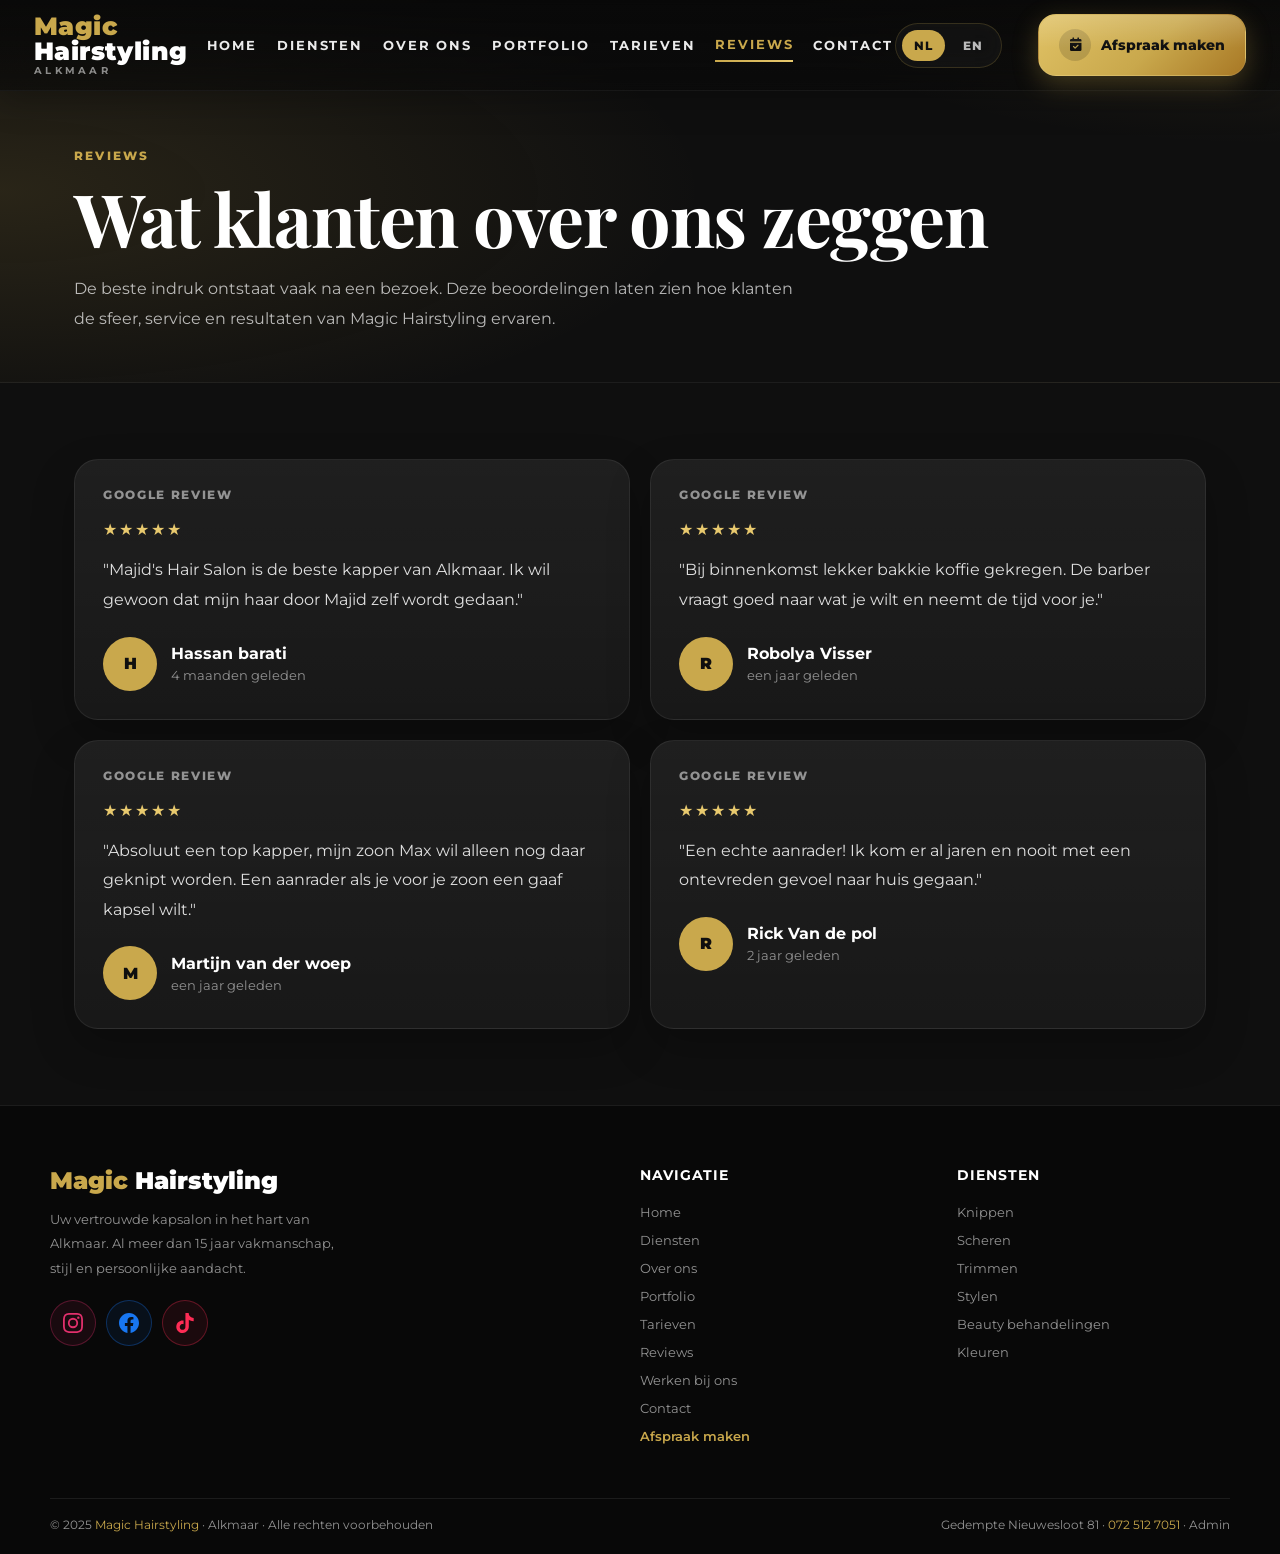
<file: reviews.html>
<!DOCTYPE html>
<html lang="nl">
<head>
  <meta charset="UTF-8" />
  <meta name="viewport" content="width=device-width, initial-scale=1.0" />
  <title data-i18n="meta.title">Reviews | Magic Hairstyling</title>
  <meta name="description" content="Lees reviews van klanten over Magic Hairstyling in Alkmaar en ontdek hoe zij de service, sfeer en resultaten ervaren." />
  <meta name="robots" content="index,follow,max-image-preview:large" />
  <meta name="theme-color" content="#0f0f0f" />
  <link rel="canonical" href="https://seef1233.github.io/reviews.html" />
  <meta property="og:locale" content="nl_NL" />
  <meta property="og:type" content="website" />
  <meta property="og:site_name" content="Magic Hairstyling" />
  <meta property="og:title" content="Reviews | Magic Hairstyling" />
  <meta property="og:description" content="Lees reviews van klanten over Magic Hairstyling in Alkmaar en ontdek hoe zij de service, sfeer en resultaten ervaren." />
  <meta property="og:url" content="https://seef1233.github.io/reviews.html" />
  <meta property="og:image" content="https://seef1233.github.io/images/overons.png" />
  <meta property="og:image:alt" content="Magic Hairstyling in Alkmaar" />
  <meta name="twitter:card" content="summary_large_image" />
  <meta name="twitter:title" content="Reviews | Magic Hairstyling" />
  <meta name="twitter:description" content="Lees reviews van klanten over Magic Hairstyling in Alkmaar en ontdek hoe zij de service, sfeer en resultaten ervaren." />
  <meta name="twitter:image" content="https://seef1233.github.io/images/overons.png" />
  <link href="https://fonts.googleapis.com/css2?family=Montserrat:wght@300;400;600;700;900&display=swap" rel="stylesheet" />
  <link rel="stylesheet" href="https://cdnjs.cloudflare.com/ajax/libs/font-awesome/6.5.0/css/all.min.css" />
  <script type="application/ld+json">
    {
      "@context": "https://schema.org",
      "@type": "WebPage",
      "@id": "https://seef1233.github.io/reviews.html#webpage",
      "url": "https://seef1233.github.io/reviews.html",
      "name": "Reviews | Magic Hairstyling",
      "description": "Lees reviews van klanten over Magic Hairstyling in Alkmaar en ontdek hoe zij de service, sfeer en resultaten ervaren.",
      "inLanguage": "nl-NL",
      "isPartOf": {
        "@id": "https://seef1233.github.io/#website"
      },
      "about": {
        "@id": "https://seef1233.github.io/#salon"
      }
    }
  </script>
  <style>
    :root { --gold:#c9a84c; --gold2:#e8c96e; --dark:#0f0f0f; --dark2:#181818; --white:#fff; }
    * { box-sizing:border-box; margin:0; padding:0; }
    body { font-family:'Montserrat',sans-serif; background:var(--dark); color:var(--white); }
    a { color:inherit; text-decoration:none; }
    .container { max-width:1180px; margin:0 auto; padding:0 24px; }
    .topbar { position:sticky; top:0; z-index:20; background:rgba(10,10,10,.82); backdrop-filter:blur(10px); border-bottom:1px solid rgba(255,255,255,.06); }
    .topbar-inner { min-height:76px; display:flex; align-items:center; justify-content:space-between; gap:18px; flex-wrap:nowrap; }
    .brand { font-size:1.45rem; font-weight:900; color:var(--gold); }
    .brand span { color:var(--white); }
    .nav-links { display:flex; gap:14px; flex-wrap:nowrap; align-items:center; justify-content:center; flex:1; min-width:0; }
    .nav-links a { color:rgba(255,255,255,.78); font-size:.82rem; font-weight:700; text-transform:uppercase; letter-spacing:.06em; white-space:nowrap; }
    .nav-links a.active, .nav-links a:hover { color:var(--gold); }
    .btn { display:inline-flex; align-items:center; justify-content:center; gap:10px; padding:13px 28px; border-radius:999px; font-weight:700; transition:.25s ease; flex-shrink:0; white-space:nowrap; }
    .btn-gold { background:var(--gold); color:var(--dark); }
    .page-hero { padding:86px 0 48px; background:radial-gradient(circle at top left, rgba(201,168,76,.14), transparent 28%), linear-gradient(180deg, rgba(255,255,255,.02), rgba(255,255,255,0)), var(--dark); border-bottom:1px solid rgba(255,255,255,.06); }
    .eyebrow { color:var(--gold); text-transform:uppercase; letter-spacing:.18em; font-size:.76rem; font-weight:800; }
    h1 { margin-top:16px; font-size:clamp(2.3rem,6vw,4.6rem); line-height:1.04; }
    .page-hero p { margin-top:18px; max-width:720px; color:rgba(255,255,255,.7); line-height:1.9; }
    .section { padding:76px 0; }
    .reviews-grid { display:grid; grid-template-columns:1fr 1fr; gap:20px; }
    .review-card { padding:28px; border-radius:24px; background:linear-gradient(180deg, rgba(255,255,255,.03), rgba(255,255,255,0)), var(--dark2); border:1px solid rgba(255,255,255,.07); box-shadow:0 18px 44px rgba(0,0,0,.24); }
    .review-top { display:flex; justify-content:space-between; gap:16px; margin-bottom:18px; }
    .review-source { color:rgba(255,255,255,.52); text-transform:uppercase; letter-spacing:.14em; font-size:.74rem; font-weight:800; }
    .review-stars { color:var(--gold2); letter-spacing:2px; font-size:1rem; margin-bottom:16px; }
    .review-text { color:rgba(255,255,255,.86); line-height:1.85; font-size:1rem; margin-bottom:22px; }
    .review-author { display:flex; align-items:center; gap:14px; }
    .avatar { width:54px; height:54px; border-radius:50%; background:var(--gold); color:var(--dark); display:flex; align-items:center; justify-content:center; font-weight:900; }
    .meta strong { display:block; }
    .meta span { color:rgba(255,255,255,.52); font-size:.84rem; margin-top:4px; display:block; }
    #footer { background:#080808; padding:60px 24px 22px; border-top:1px solid #1c1c1c; }
    .foot-grid { display:grid; grid-template-columns:2fr 1fr 1fr; gap:44px; max-width:1180px; margin:0 auto 44px; }
    .foot-brand .logo { font-size:1.5rem; font-weight:900; color:var(--gold); margin-bottom:12px; }
    .foot-brand .logo span { color:var(--white); }
    .foot-brand p { color:rgba(255,255,255,.56); font-size:.84rem; line-height:1.8; max-width:290px; }
    .foot-social { display:flex; gap:10px; margin-top:20px; }
    .foot-social a { width:46px; height:46px; border-radius:50%; border:1px solid #282828; display:flex; align-items:center; justify-content:center; color:rgba(255,255,255,.86); background:rgba(255,255,255,.04); transition:all .3s; }
    .foot-social a[aria-label="Instagram"] { color:#e1306c; border-color:rgba(225,48,108,.32); background:rgba(225,48,108,.08); }
    .foot-social a[aria-label="Facebook"] { color:#1877f2; border-color:rgba(24,119,242,.32); background:rgba(24,119,242,.08); }
    .foot-social a[aria-label="TikTok"] { color:#fe2c55; border-color:rgba(254,44,85,.32); background:rgba(254,44,85,.08); }
    .foot-social a svg { display:block; transition:transform .3s; }
    .foot-social a:hover svg { transform:scale(1.1); }
    .foot-social a:hover { border-color:var(--gold); color:var(--gold); transform:translateY(-3px); box-shadow:0 6px 20px rgba(201,168,76,.2); }
    .foot-social a[aria-label="Instagram"]:hover { border-color:#e1306c; color:#e1306c; box-shadow:0 6px 20px rgba(225,48,108,.25); }
    .foot-social a[aria-label="Facebook"]:hover { border-color:#1877f2; color:#1877f2; box-shadow:0 6px 20px rgba(24,119,242,.25); }
    .foot-social a[aria-label="TikTok"]:hover { border-color:#fe2c55; color:#fe2c55; box-shadow:0 6px 20px rgba(254,44,85,.25); }
    .foot-col h4 { font-size:.9rem; font-weight:700; margin-bottom:18px; color:var(--white); text-transform:uppercase; letter-spacing:1px; }
    .foot-col ul { list-style:none; }
    .foot-col ul li { margin-bottom:9px; }
    .foot-col ul li a { color:rgba(255,255,255,.56); font-size:.84rem; transition:color .3s; }
    .foot-col ul li a:hover { color:var(--gold); }
    .foot-bottom { max-width:1180px; margin:0 auto; border-top:1px solid #1c1c1c; padding-top:18px; display:flex; justify-content:space-between; align-items:center; flex-wrap:wrap; gap:10px; }
    .foot-bottom p { color:rgba(255,255,255,.56); font-size:.78rem; }
    .foot-bottom span { color:var(--gold); }
    @media (max-width:900px) { .topbar-inner { flex-direction:column; padding:14px 0; } .nav-links { justify-content:center; flex-wrap:wrap; } .reviews-grid { grid-template-columns:1fr; } .foot-grid { grid-template-columns:1fr 1fr; } }
    @media (max-width:640px) { .foot-grid { grid-template-columns:1fr; } }
  </style>
  <link rel="stylesheet" href="site-header.css" />
  <link rel="stylesheet" href="site-mobile-nav.css" />
  <link rel="stylesheet" href="modern-upgrade.css" />
  <style>@view-transition{navigation:auto}</style>
  <script>document.addEventListener('mouseover',function(e){var a=e.target.closest('a[href]');if(!a)return;var h=a.getAttribute('href');if(h&&h[0]!=='#'&&!/^(https?:|mailto:|tel:)/.test(h)&&!document.querySelector('link[rel=prefetch][href="'+h+'"]')){var l=document.createElement('link');l.rel='prefetch';l.href=h;document.head.appendChild(l);}},{passive:true});</script>
</head>
<body data-page="reviews">
  <nav id="nav">
    <div class="nav-inner">
      <a class="nav-logo" href="index.html#hero">Magic <span>Hairstyling</span><small>Alkmaar</small></a>
      <ul class="nav-links">
        <li><a href="index.html" data-i18n="nav.home">Home</a></li>
        <li><a href="index.html#diensten" data-i18n="nav.services">Diensten</a></li>
        <li><a href="over-ons.html" data-i18n="nav.about">Over ons</a></li>
        <li><a href="portfolio.html" data-i18n="nav.portfolio">Portfolio</a></li>
        <li><a href="tarieven.html" data-i18n="nav.pricing">Tarieven</a></li>
        <li><a href="reviews.html" class="active" data-i18n="nav.reviews">Reviews</a></li>
        <li><a href="contact.html" data-i18n="nav.contact">Contact</a></li>
      </ul>
      <div data-language-switcher></div>
      <a class="btn btn-gold nav-btn" href="index.html?booking=1#contact"><i class="fas fa-calendar-check"></i><span data-i18n="nav.book">Afspraak maken</span></a>
      <button class="hamburger" id="ham" type="button" aria-expanded="false" data-i18n-aria-label="ui.menu" aria-label="Menu">
        <span></span><span></span><span></span>
      </button>
    </div>
    <div class="mob-menu" id="mobMenu">
      <a href="index.html" onclick="closeM()" data-i18n="nav.home">Home</a>
      <a href="index.html#diensten" onclick="closeM()" data-i18n="nav.services">Diensten</a>
      <a href="over-ons.html" onclick="closeM()" data-i18n="nav.about">Over ons</a>
      <a href="portfolio.html" onclick="closeM()" data-i18n="nav.portfolio">Portfolio</a>
      <a href="tarieven.html" onclick="closeM()" data-i18n="nav.pricing">Tarieven</a>
      <a href="reviews.html" onclick="closeM()" class="active" data-i18n="nav.reviews">Reviews</a>
      <a href="contact.html" onclick="closeM()" data-i18n="nav.contact">Contact</a>
      <div data-language-switcher></div>
      <a href="index.html?booking=1#contact" class="btn btn-gold nav-btn" onclick="closeM()"><i class="fas fa-calendar-check"></i><span data-i18n="nav.book">Afspraak maken</span></a>
    </div>
  </nav>

  <section class="page-hero">
    <div class="container">
      <div class="eyebrow" data-i18n="hero.eyebrow">Reviews</div>
      <h1 data-i18n="hero.title">Wat klanten over ons zeggen</h1>
      <p data-i18n="hero.body">De beste indruk ontstaat vaak na een bezoek. Deze beoordelingen laten zien hoe klanten de sfeer, service en resultaten van Magic Hairstyling ervaren.</p>
    </div>
  </section>

  <section class="section">
    <div class="container reviews-grid">
      <article class="review-card">
        <div class="review-top"><span class="review-source" data-i18n="items.source">Google review</span></div>
        <div class="review-stars">&#9733;&#9733;&#9733;&#9733;&#9733;</div>
        <p class="review-text" data-i18n="items.review1">"Majid's Hair Salon is de beste kapper van Alkmaar. Ik wil gewoon dat mijn haar door Majid zelf wordt gedaan."</p>
        <div class="review-author"><div class="avatar">H</div><div class="meta"><strong>Hassan barati</strong><span data-i18n="items.review1Time">4 maanden geleden</span></div></div>
      </article>
      <article class="review-card">
        <div class="review-top"><span class="review-source" data-i18n="items.source">Google review</span></div>
        <div class="review-stars">&#9733;&#9733;&#9733;&#9733;&#9733;</div>
        <p class="review-text" data-i18n="items.review2">"Bij binnenkomst lekker bakkie koffie gekregen. De barber vraagt goed naar wat je wilt en neemt de tijd voor je."</p>
        <div class="review-author"><div class="avatar">R</div><div class="meta"><strong>Robolya Visser</strong><span data-i18n="items.review2Time">een jaar geleden</span></div></div>
      </article>
      <article class="review-card">
        <div class="review-top"><span class="review-source" data-i18n="items.source">Google review</span></div>
        <div class="review-stars">&#9733;&#9733;&#9733;&#9733;&#9733;</div>
        <p class="review-text" data-i18n="items.review3">"Absoluut een top kapper, mijn zoon Max wil alleen nog daar geknipt worden. Een aanrader als je voor je zoon een gaaf kapsel wilt."</p>
        <div class="review-author"><div class="avatar">M</div><div class="meta"><strong>Martijn van der woep</strong><span data-i18n="items.review3Time">een jaar geleden</span></div></div>
      </article>
      <article class="review-card">
        <div class="review-top"><span class="review-source" data-i18n="items.source">Google review</span></div>
        <div class="review-stars">&#9733;&#9733;&#9733;&#9733;&#9733;</div>
        <p class="review-text" data-i18n="items.review4">"Een echte aanrader! Ik kom er al jaren en nooit met een ontevreden gevoel naar huis gegaan."</p>
        <div class="review-author"><div class="avatar">R</div><div class="meta"><strong>Rick Van de pol</strong><span data-i18n="items.review4Time">2 jaar geleden</span></div></div>
      </article>
    </div>
  </section>

  <footer id="footer">
    <div class="foot-grid">
      <div class="foot-brand">
        <div class="logo">Magic <span>Hairstyling</span></div>
        <p data-i18n="footer.brandText">Uw vertrouwde kapsalon in het hart van Alkmaar. Al meer dan 15 jaar vakmanschap, stijl en persoonlijke aandacht.</p>
        <div class="foot-social">
          <a href="https://www.instagram.com/magic_hairstyling072/" target="_blank" rel="noopener" aria-label="Instagram">
            <svg viewBox="0 0 24 24" fill="currentColor" width="20" height="20"><path d="M12 2.163c3.204 0 3.584.012 4.85.07 3.252.148 4.771 1.691 4.919 4.919.058 1.265.069 1.645.069 4.849 0 3.205-.012 3.584-.069 4.849-.149 3.225-1.664 4.771-4.919 4.919-1.266.058-1.644.07-4.85.07-3.204 0-3.584-.012-4.849-.07-3.26-.149-4.771-1.699-4.919-4.92-.058-1.265-.07-1.644-.07-4.849 0-3.204.013-3.583.07-4.849.149-3.227 1.664-4.771 4.919-4.919 1.266-.057 1.645-.069 4.849-.069zM12 0C8.741 0 8.333.014 7.053.072 2.695.272.273 2.69.073 7.052.014 8.333 0 8.741 0 12c0 3.259.014 3.668.072 4.948.2 4.358 2.618 6.78 6.98 6.98C8.333 23.986 8.741 24 12 24c3.259 0 3.668-.014 4.948-.072 4.354-.2 6.782-2.618 6.979-6.98.059-1.28.073-1.689.073-4.948 0-3.259-.014-3.667-.072-4.947-.196-4.354-2.617-6.78-6.979-6.98C15.668.014 15.259 0 12 0zm0 5.838a6.162 6.162 0 100 12.324 6.162 6.162 0 000-12.324zM12 16a4 4 0 110-8 4 4 0 010 8zm6.406-11.845a1.44 1.44 0 100 2.881 1.44 1.44 0 000-2.881z"/></svg>
          </a>
          <a href="https://www.facebook.com/p/barber_magic2019-100063655894767/" target="_blank" rel="noopener" aria-label="Facebook">
            <svg viewBox="0 0 24 24" fill="currentColor" width="20" height="20"><path d="M24 12.073c0-6.627-5.373-12-12-12s-12 5.373-12 12c0 5.99 4.388 10.954 10.125 11.854v-8.385H7.078v-3.47h3.047V9.43c0-3.007 1.792-4.669 4.533-4.669 1.312 0 2.686.235 2.686.235v2.953H15.83c-1.491 0-1.956.925-1.956 1.874v2.25h3.328l-.532 3.47h-2.796v8.385C19.612 23.027 24 18.062 24 12.073z"/></svg>
          </a>
          <a href="https://www.tiktok.com/@magichairhu?lang=nl-NL" target="_blank" rel="noopener" aria-label="TikTok">
            <svg viewBox="0 0 24 24" fill="currentColor" width="20" height="20"><path d="M12.525.02c1.31-.02 2.61-.01 3.91-.02.08 1.53.63 3.09 1.75 4.17 1.12 1.11 2.7 1.62 4.24 1.79v4.03c-1.44-.05-2.89-.35-4.2-.97-.57-.26-1.1-.59-1.62-.93-.01 2.92.01 5.84-.02 8.75-.08 1.4-.54 2.79-1.35 3.94-1.31 1.92-3.58 3.17-5.91 3.21-1.43.08-2.86-.31-4.08-1.03-2.02-1.19-3.44-3.37-3.65-5.71-.02-.5-.03-1-.01-1.49.18-1.9 1.12-3.72 2.58-4.96 1.66-1.44 3.98-2.13 6.15-1.72.02 1.48-.04 2.96-.04 4.44-.99-.32-2.15-.23-3.02.37-.63.41-1.11 1.04-1.36 1.75-.21.51-.15 1.07-.14 1.61.24 1.64 1.82 3.02 3.5 2.87 1.12-.01 2.19-.66 2.77-1.61.19-.33.4-.67.41-1.06.1-1.79.06-3.57.07-5.36.01-4.03-.01-8.05.02-12.07z"/></svg>
          </a>
        </div>
      </div>
      <div class="foot-col">
        <h4 data-i18n="footer.navTitle">Navigatie</h4>
        <ul>
          <li><a href="index.html" data-i18n="nav.home">Home</a></li>
          <li><a href="index.html#diensten" data-i18n="nav.services">Diensten</a></li>
          <li><a href="over-ons.html" data-i18n="nav.about">Over ons</a></li>
          <li><a href="portfolio.html" data-i18n="nav.portfolio">Portfolio</a></li>
          <li><a href="tarieven.html" data-i18n="nav.pricing">Tarieven</a></li>
          <li><a href="reviews.html" data-i18n="nav.reviews">Reviews</a></li>
          <li><a href="werken-bij-ons.html" data-i18n="nav.careers">Werken bij ons</a></li>
          <li><a href="contact.html" data-i18n="nav.contact">Contact</a></li>
          <li><a href="index.html?booking=1#contact" style="color:var(--gold);font-weight:600;" data-i18n="nav.book">Afspraak maken</a></li>
        </ul>
      </div>
      <div class="foot-col">
        <h4 data-i18n="footer.servicesTitle">Diensten</h4>
        <ul>
          <li><a href="index.html#diensten" data-i18n="footer.serviceCut">Knippen</a></li>
          <li><a href="index.html#diensten" data-i18n="footer.serviceShave">Scheren</a></li>
          <li><a href="index.html#diensten" data-i18n="footer.serviceTrim">Trimmen</a></li>
          <li><a href="index.html#diensten" data-i18n="footer.serviceStyle">Stylen</a></li>
          <li><a href="index.html#diensten" data-i18n="footer.serviceBeauty">Beauty behandelingen</a></li>
          <li><a href="index.html#diensten" data-i18n="footer.serviceColor">Kleuren</a></li>
        </ul>
      </div>
    </div>
    <div class="foot-bottom">
      <p data-i18n-html="footer.rights">&copy; 2025 <span>Magic Hairstyling</span> &middot; Alkmaar &middot; Alle rechten voorbehouden</p>
      <p data-i18n-html="footer.metaLine">Gedempte Nieuwesloot 81 &middot; <span>072 512 7051</span> &middot; <a href="admin.html">Admin</a></p>
    </div>
  </footer>
  <script src="site-header.js"></script>
  <script src="site-mobile-nav.js"></script>
  <script src="site-i18n.js"></script>
  <script src="modern-upgrade.js"></script>
</body>
</html>
</file>
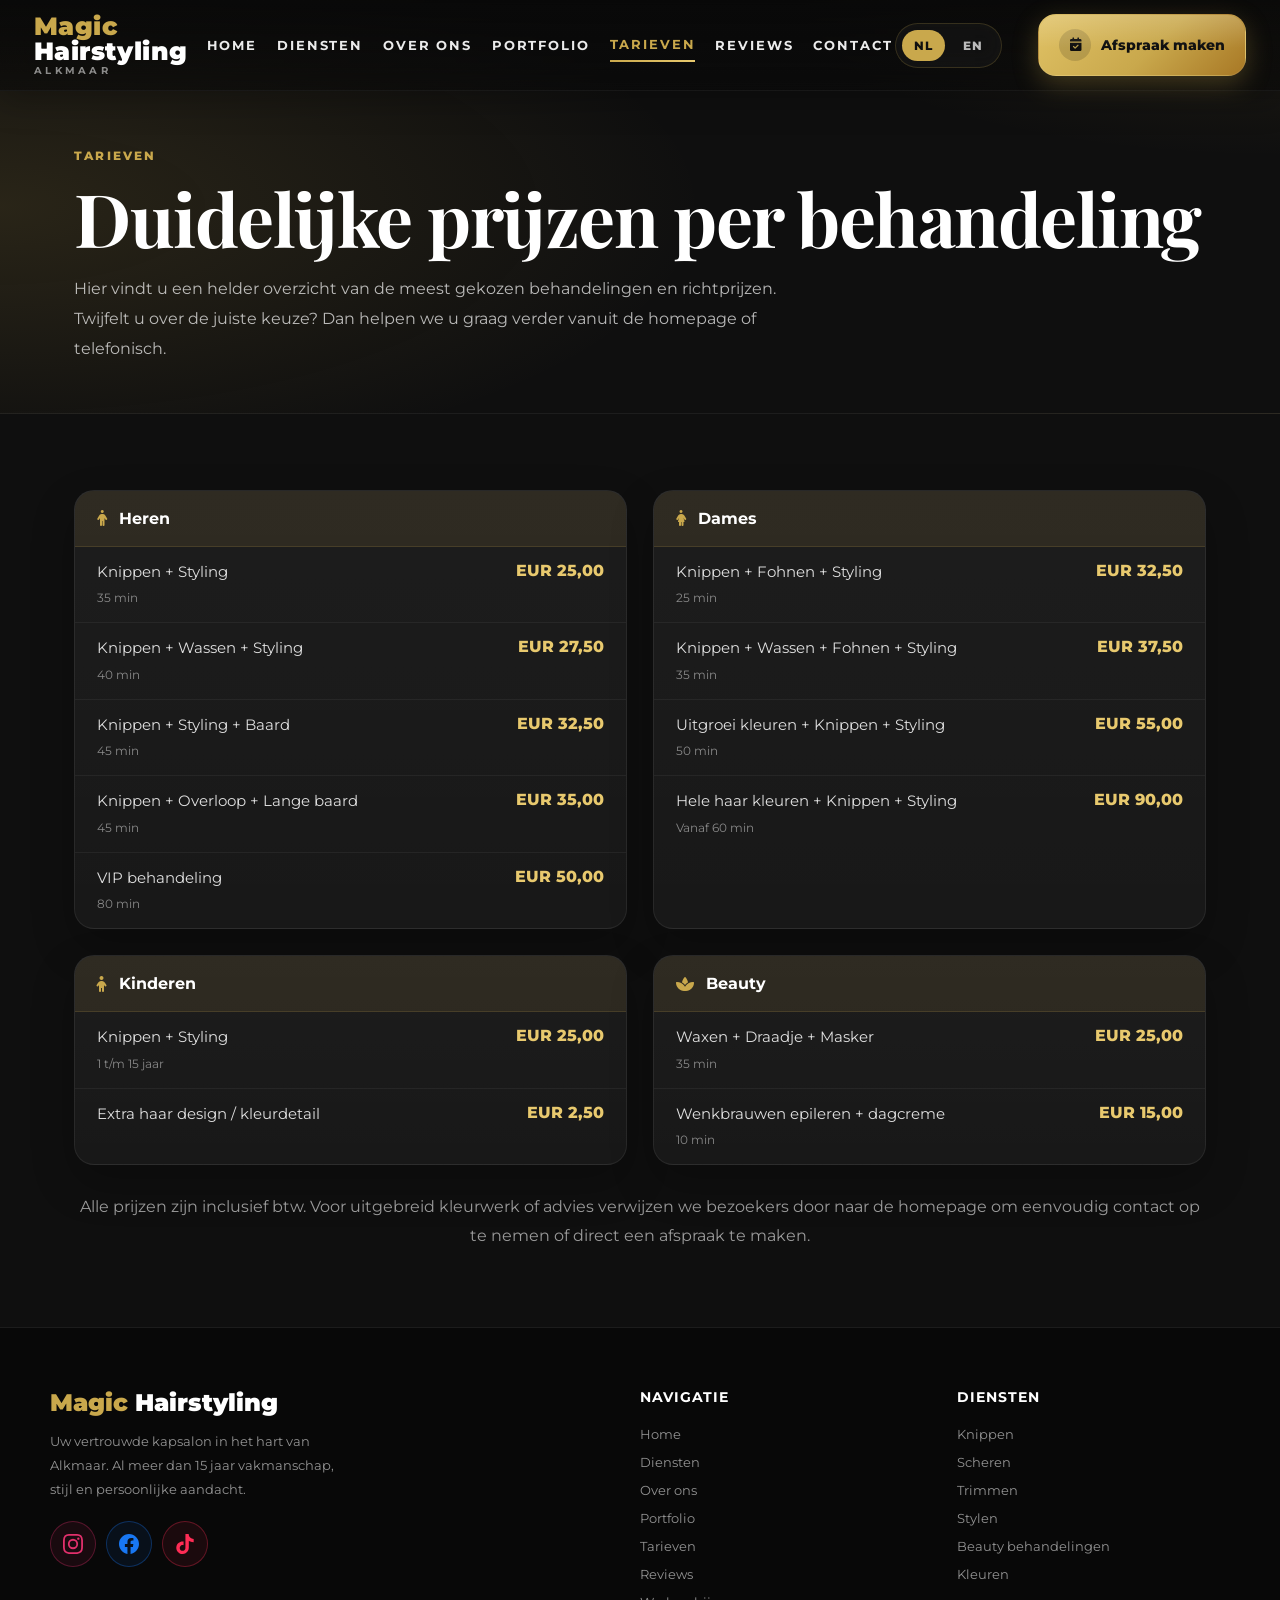
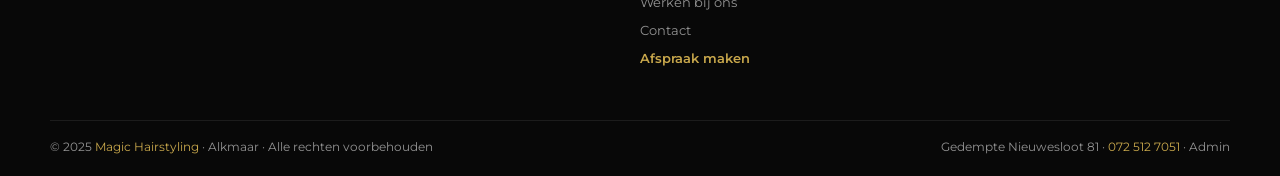
<file: tarieven.html>
<!DOCTYPE html>
<html lang="nl">
<head>
  <meta charset="UTF-8" />
  <meta name="viewport" content="width=device-width, initial-scale=1.0" />
  <title data-i18n="meta.title">Tarieven | Magic Hairstyling</title>
  <meta name="description" content="Bekijk de actuele tarieven van Magic Hairstyling in Alkmaar voor knippen, scheren, kleuren en beautybehandelingen." />
  <meta name="robots" content="index,follow,max-image-preview:large" />
  <meta name="theme-color" content="#0f0f0f" />
  <link rel="canonical" href="https://seef1233.github.io/tarieven.html" />
  <meta property="og:locale" content="nl_NL" />
  <meta property="og:type" content="website" />
  <meta property="og:site_name" content="Magic Hairstyling" />
  <meta property="og:title" content="Tarieven | Magic Hairstyling" />
  <meta property="og:description" content="Bekijk de actuele tarieven van Magic Hairstyling in Alkmaar voor knippen, scheren, kleuren en beautybehandelingen." />
  <meta property="og:url" content="https://seef1233.github.io/tarieven.html" />
  <meta property="og:image" content="https://seef1233.github.io/images/magic_hairstayle.png" />
  <meta property="og:image:alt" content="Magic Hairstyling in Alkmaar" />
  <meta name="twitter:card" content="summary_large_image" />
  <meta name="twitter:title" content="Tarieven | Magic Hairstyling" />
  <meta name="twitter:description" content="Bekijk de actuele tarieven van Magic Hairstyling in Alkmaar voor knippen, scheren, kleuren en beautybehandelingen." />
  <meta name="twitter:image" content="https://seef1233.github.io/images/magic_hairstayle.png" />
  <link href="https://fonts.googleapis.com/css2?family=Montserrat:wght@300;400;600;700;900&display=swap" rel="stylesheet" />
  <link rel="stylesheet" href="https://cdnjs.cloudflare.com/ajax/libs/font-awesome/6.5.0/css/all.min.css" />
  <script type="application/ld+json">
    {
      "@context": "https://schema.org",
      "@type": "WebPage",
      "@id": "https://seef1233.github.io/tarieven.html#webpage",
      "url": "https://seef1233.github.io/tarieven.html",
      "name": "Tarieven | Magic Hairstyling",
      "description": "Bekijk de actuele tarieven van Magic Hairstyling in Alkmaar voor knippen, scheren, kleuren en beautybehandelingen.",
      "inLanguage": "nl-NL",
      "isPartOf": {
        "@id": "https://seef1233.github.io/#website"
      },
      "about": {
        "@id": "https://seef1233.github.io/#salon"
      }
    }
  </script>
  <style>
    :root { --gold:#c9a84c; --gold2:#e8c96e; --dark:#0f0f0f; --dark2:#181818; --white:#fff; }
    * { box-sizing:border-box; margin:0; padding:0; }
    body { font-family:'Montserrat',sans-serif; background:var(--dark); color:var(--white); }
    a { color:inherit; text-decoration:none; }
    .container { max-width:1180px; margin:0 auto; padding:0 24px; }
    .topbar { position:sticky; top:0; z-index:20; background:rgba(10,10,10,.82); backdrop-filter:blur(10px); border-bottom:1px solid rgba(255,255,255,.06); }
    .topbar-inner { min-height:76px; display:flex; align-items:center; justify-content:space-between; gap:18px; flex-wrap:nowrap; }
    .brand { font-size:1.45rem; font-weight:900; color:var(--gold); }
    .brand span { color:var(--white); }
    .nav-links { display:flex; gap:14px; flex-wrap:nowrap; align-items:center; justify-content:center; flex:1; min-width:0; }
    .nav-links a { color:rgba(255,255,255,.78); font-size:.82rem; font-weight:700; text-transform:uppercase; letter-spacing:.06em; white-space:nowrap; }
    .nav-links a.active, .nav-links a:hover { color:var(--gold); }
    .btn { display:inline-flex; align-items:center; justify-content:center; gap:10px; padding:13px 28px; border-radius:999px; font-weight:700; transition:.25s ease; flex-shrink:0; white-space:nowrap; }
    .btn-gold { background:var(--gold); color:var(--dark); }
    .btn-gold:hover { background:var(--gold2); transform:translateY(-2px); }
    .page-hero { padding:86px 0 48px; background:radial-gradient(circle at top left, rgba(201,168,76,.14), transparent 28%), linear-gradient(180deg, rgba(255,255,255,.02), rgba(255,255,255,0)), var(--dark); border-bottom:1px solid rgba(255,255,255,.06); }
    .eyebrow { color:var(--gold); text-transform:uppercase; letter-spacing:.18em; font-size:.76rem; font-weight:800; }
    h1 { margin-top:16px; font-size:clamp(2.3rem,6vw,4.6rem); line-height:1.04; }
    .page-hero p { margin-top:18px; max-width:720px; color:rgba(255,255,255,.7); line-height:1.9; }
    .section { padding:76px 0; }
    .grid { display:grid; grid-template-columns:1fr 1fr; gap:26px; }
    .price-cat { background:linear-gradient(180deg, rgba(255,255,255,.02), rgba(255,255,255,0)), var(--dark2); border:1px solid rgba(255,255,255,.07); border-radius:20px; overflow:hidden; box-shadow:0 18px 44px rgba(0,0,0,.24); }
    .price-head { display:flex; align-items:center; gap:12px; padding:18px 22px; background:rgba(201,168,76,.1); border-bottom:1px solid rgba(201,168,76,.16); }
    .price-head i { color:var(--gold); }
    .price-head h2 { font-size:1rem; }
    .price-row { display:flex; justify-content:space-between; gap:16px; padding:14px 22px; border-bottom:1px solid rgba(255,255,255,.05); }
    .price-row:last-child { border-bottom:none; }
    .svc { color:rgba(255,255,255,.86); font-size:.92rem; line-height:1.6; }
    .svc small { display:block; margin-top:4px; color:rgba(255,255,255,.48); font-size:.78rem; }
    .amt { color:var(--gold2); font-weight:800; white-space:nowrap; }
    .note { text-align:center; margin-top:28px; color:rgba(255,255,255,.58); line-height:1.8; }
    #footer { background:#080808; padding:60px 24px 22px; border-top:1px solid #1c1c1c; }
    .foot-grid { display:grid; grid-template-columns:2fr 1fr 1fr; gap:44px; max-width:1180px; margin:0 auto 44px; }
    .foot-brand .logo { font-size:1.5rem; font-weight:900; color:var(--gold); margin-bottom:12px; }
    .foot-brand .logo span { color:var(--white); }
    .foot-brand p { color:rgba(255,255,255,.56); font-size:.84rem; line-height:1.8; max-width:290px; }
    .foot-social { display:flex; gap:10px; margin-top:20px; }
    .foot-social a { width:46px; height:46px; border-radius:50%; border:1px solid #282828; display:flex; align-items:center; justify-content:center; color:rgba(255,255,255,.86); background:rgba(255,255,255,.04); transition:all .3s; }
    .foot-social a[aria-label="Instagram"] { color:#e1306c; border-color:rgba(225,48,108,.32); background:rgba(225,48,108,.08); }
    .foot-social a[aria-label="Facebook"] { color:#1877f2; border-color:rgba(24,119,242,.32); background:rgba(24,119,242,.08); }
    .foot-social a[aria-label="TikTok"] { color:#fe2c55; border-color:rgba(254,44,85,.32); background:rgba(254,44,85,.08); }
    .foot-social a svg { display:block; transition:transform .3s; }
    .foot-social a:hover svg { transform:scale(1.1); }
    .foot-social a:hover { border-color:var(--gold); color:var(--gold); transform:translateY(-3px); box-shadow:0 6px 20px rgba(201,168,76,.2); }
    .foot-social a[aria-label="Instagram"]:hover { border-color:#e1306c; color:#e1306c; box-shadow:0 6px 20px rgba(225,48,108,.25); }
    .foot-social a[aria-label="Facebook"]:hover { border-color:#1877f2; color:#1877f2; box-shadow:0 6px 20px rgba(24,119,242,.25); }
    .foot-social a[aria-label="TikTok"]:hover { border-color:#fe2c55; color:#fe2c55; box-shadow:0 6px 20px rgba(254,44,85,.25); }
    .foot-col h4 { font-size:.9rem; font-weight:700; margin-bottom:18px; color:var(--white); text-transform:uppercase; letter-spacing:1px; }
    .foot-col ul { list-style:none; }
    .foot-col ul li { margin-bottom:9px; }
    .foot-col ul li a { color:rgba(255,255,255,.56); font-size:.84rem; transition:color .3s; }
    .foot-col ul li a:hover { color:var(--gold); }
    .foot-bottom { max-width:1180px; margin:0 auto; border-top:1px solid #1c1c1c; padding-top:18px; display:flex; justify-content:space-between; align-items:center; flex-wrap:wrap; gap:10px; }
    .foot-bottom p { color:rgba(255,255,255,.56); font-size:.78rem; }
    .foot-bottom span { color:var(--gold); }
    @media (max-width:900px) { .topbar-inner { flex-direction:column; padding:14px 0; } .nav-links { justify-content:center; } .grid { grid-template-columns:1fr; } .foot-grid { grid-template-columns:1fr 1fr; } }
    @media (max-width:640px) { .foot-grid { grid-template-columns:1fr; } }
  </style>
  <link rel="stylesheet" href="site-header.css" />
  <link rel="stylesheet" href="site-mobile-nav.css" />
  <link rel="stylesheet" href="modern-upgrade.css" />
  <style>@view-transition{navigation:auto}</style>
  <script>document.addEventListener('mouseover',function(e){var a=e.target.closest('a[href]');if(!a)return;var h=a.getAttribute('href');if(h&&h[0]!=='#'&&!/^(https?:|mailto:|tel:)/.test(h)&&!document.querySelector('link[rel=prefetch][href="'+h+'"]')){var l=document.createElement('link');l.rel='prefetch';l.href=h;document.head.appendChild(l);}},{passive:true});</script>
</head>
<body data-page="tarieven">
  <nav id="nav">
    <div class="nav-inner">
      <a class="nav-logo" href="index.html#hero">Magic <span>Hairstyling</span><small>Alkmaar</small></a>
      <ul class="nav-links">
        <li><a href="index.html" data-i18n="nav.home">Home</a></li>
        <li><a href="index.html#diensten" data-i18n="nav.services">Diensten</a></li>
        <li><a href="over-ons.html" data-i18n="nav.about">Over ons</a></li>
        <li><a href="portfolio.html" data-i18n="nav.portfolio">Portfolio</a></li>
        <li><a href="tarieven.html" class="active" data-i18n="nav.pricing">Tarieven</a></li>
        <li><a href="reviews.html" data-i18n="nav.reviews">Reviews</a></li>
        <li><a href="contact.html" data-i18n="nav.contact">Contact</a></li>
      </ul>
      <div data-language-switcher></div>
      <a class="btn btn-gold nav-btn" href="index.html?booking=1#contact"><i class="fas fa-calendar-check"></i><span data-i18n="nav.book">Afspraak maken</span></a>
      <button class="hamburger" id="ham" type="button" aria-expanded="false" data-i18n-aria-label="ui.menu" aria-label="Menu">
        <span></span><span></span><span></span>
      </button>
    </div>
    <div class="mob-menu" id="mobMenu">
      <a href="index.html" onclick="closeM()" data-i18n="nav.home">Home</a>
      <a href="index.html#diensten" onclick="closeM()" data-i18n="nav.services">Diensten</a>
      <a href="over-ons.html" onclick="closeM()" data-i18n="nav.about">Over ons</a>
      <a href="portfolio.html" onclick="closeM()" data-i18n="nav.portfolio">Portfolio</a>
      <a href="tarieven.html" onclick="closeM()" class="active" data-i18n="nav.pricing">Tarieven</a>
      <a href="reviews.html" onclick="closeM()" data-i18n="nav.reviews">Reviews</a>
      <a href="contact.html" onclick="closeM()" data-i18n="nav.contact">Contact</a>
      <div data-language-switcher></div>
      <a href="index.html?booking=1#contact" class="btn btn-gold nav-btn" onclick="closeM()"><i class="fas fa-calendar-check"></i><span data-i18n="nav.book">Afspraak maken</span></a>
    </div>
  </nav>

  <section class="page-hero">
    <div class="container">
      <div class="eyebrow" data-i18n="hero.eyebrow">Tarieven</div>
      <h1 data-i18n="hero.title">Duidelijke prijzen per behandeling</h1>
      <p data-i18n="hero.body">Hier vindt u een helder overzicht van de meest gekozen behandelingen en richtprijzen. Twijfelt u over de juiste keuze? Dan helpen we u graag verder vanuit de homepage of telefonisch.</p>
    </div>
  </section>

  <section class="section">
    <div class="container grid">
      <div class="price-cat">
        <div class="price-head"><i class="fas fa-male"></i><h2 data-i18n="categories.men">Heren</h2></div>
        <div class="price-row"><div class="svc" data-i18n-html="catalog.men.cut.row">Knippen + Styling<small>35 min</small></div><div class="amt">EUR 25,00</div></div>
        <div class="price-row"><div class="svc" data-i18n-html="catalog.men.wash.row">Knippen + Wassen + Styling<small>40 min</small></div><div class="amt">EUR 27,50</div></div>
        <div class="price-row"><div class="svc" data-i18n-html="catalog.men.beard.row">Knippen + Styling + Baard<small>45 min</small></div><div class="amt">EUR 32,50</div></div>
        <div class="price-row"><div class="svc" data-i18n-html="catalog.men.fade.row">Knippen + Overloop + Lange baard<small>45 min</small></div><div class="amt">EUR 35,00</div></div>
        <div class="price-row"><div class="svc" data-i18n-html="catalog.men.vip.row">VIP behandeling<small>80 min</small></div><div class="amt">EUR 50,00</div></div>
      </div>
      <div class="price-cat">
        <div class="price-head"><i class="fas fa-female"></i><h2 data-i18n="categories.women">Dames</h2></div>
        <div class="price-row"><div class="svc" data-i18n-html="catalog.women.cut.row">Knippen + Fohnen + Styling<small>25 min</small></div><div class="amt">EUR 32,50</div></div>
        <div class="price-row"><div class="svc" data-i18n-html="catalog.women.wash.row">Knippen + Wassen + Fohnen + Styling<small>35 min</small></div><div class="amt">EUR 37,50</div></div>
        <div class="price-row"><div class="svc" data-i18n-html="catalog.women.outgrowth.row">Uitgroei kleuren + Knippen + Styling<small>50 min</small></div><div class="amt">EUR 55,00</div></div>
        <div class="price-row"><div class="svc" data-i18n-html="catalog.women.fullColor.row">Hele haar kleuren + Knippen + Styling<small>Vanaf 60 min</small></div><div class="amt">EUR 90,00</div></div>
      </div>
      <div class="price-cat">
        <div class="price-head"><i class="fas fa-child"></i><h2 data-i18n="categories.children">Kinderen</h2></div>
        <div class="price-row"><div class="svc" data-i18n-html="catalog.children.cut.row">Knippen + Styling<small>1 t/m 15 jaar</small></div><div class="amt">EUR 25,00</div></div>
        <div class="price-row"><div class="svc" data-i18n-html="catalog.children.design.row">Extra haar design / kleurdetail</div><div class="amt">EUR 2,50</div></div>
      </div>
      <div class="price-cat">
        <div class="price-head"><i class="fas fa-spa"></i><h2 data-i18n="categories.beauty">Beauty</h2></div>
        <div class="price-row"><div class="svc" data-i18n-html="catalog.beauty.facial.row">Waxen + Draadje + Masker<small>35 min</small></div><div class="amt">EUR 25,00</div></div>
        <div class="price-row"><div class="svc" data-i18n-html="catalog.beauty.brows.row">Wenkbrauwen epileren + dagcreme<small>10 min</small></div><div class="amt">EUR 15,00</div></div>
      </div>
    </div>
    <div class="container">
      <p class="note" data-i18n="note">Alle prijzen zijn inclusief btw. Voor uitgebreid kleurwerk of advies verwijzen we bezoekers door naar de homepage om eenvoudig contact op te nemen of direct een afspraak te maken.</p>
    </div>
  </section>

  <footer id="footer">
    <div class="foot-grid">
      <div class="foot-brand">
        <div class="logo">Magic <span>Hairstyling</span></div>
        <p data-i18n="footer.brandText">Uw vertrouwde kapsalon in het hart van Alkmaar. Al meer dan 15 jaar vakmanschap, stijl en persoonlijke aandacht.</p>
        <div class="foot-social">
          <a href="https://www.instagram.com/magic_hairstyling072/" target="_blank" rel="noopener" aria-label="Instagram">
            <svg viewBox="0 0 24 24" fill="currentColor" width="20" height="20"><path d="M12 2.163c3.204 0 3.584.012 4.85.07 3.252.148 4.771 1.691 4.919 4.919.058 1.265.069 1.645.069 4.849 0 3.205-.012 3.584-.069 4.849-.149 3.225-1.664 4.771-4.919 4.919-1.266.058-1.644.07-4.85.07-3.204 0-3.584-.012-4.849-.07-3.26-.149-4.771-1.699-4.919-4.92-.058-1.265-.07-1.644-.07-4.849 0-3.204.013-3.583.07-4.849.149-3.227 1.664-4.771 4.919-4.919 1.266-.057 1.645-.069 4.849-.069zM12 0C8.741 0 8.333.014 7.053.072 2.695.272.273 2.69.073 7.052.014 8.333 0 8.741 0 12c0 3.259.014 3.668.072 4.948.2 4.358 2.618 6.78 6.98 6.98C8.333 23.986 8.741 24 12 24c3.259 0 3.668-.014 4.948-.072 4.354-.2 6.782-2.618 6.979-6.98.059-1.28.073-1.689.073-4.948 0-3.259-.014-3.667-.072-4.947-.196-4.354-2.617-6.78-6.979-6.98C15.668.014 15.259 0 12 0zm0 5.838a6.162 6.162 0 100 12.324 6.162 6.162 0 000-12.324zM12 16a4 4 0 110-8 4 4 0 010 8zm6.406-11.845a1.44 1.44 0 100 2.881 1.44 1.44 0 000-2.881z"/></svg>
          </a>
          <a href="https://www.facebook.com/p/barber_magic2019-100063655894767/" target="_blank" rel="noopener" aria-label="Facebook">
            <svg viewBox="0 0 24 24" fill="currentColor" width="20" height="20"><path d="M24 12.073c0-6.627-5.373-12-12-12s-12 5.373-12 12c0 5.99 4.388 10.954 10.125 11.854v-8.385H7.078v-3.47h3.047V9.43c0-3.007 1.792-4.669 4.533-4.669 1.312 0 2.686.235 2.686.235v2.953H15.83c-1.491 0-1.956.925-1.956 1.874v2.25h3.328l-.532 3.47h-2.796v8.385C19.612 23.027 24 18.062 24 12.073z"/></svg>
          </a>
          <a href="https://www.tiktok.com/@magichairhu?lang=nl-NL" target="_blank" rel="noopener" aria-label="TikTok">
            <svg viewBox="0 0 24 24" fill="currentColor" width="20" height="20"><path d="M12.525.02c1.31-.02 2.61-.01 3.91-.02.08 1.53.63 3.09 1.75 4.17 1.12 1.11 2.7 1.62 4.24 1.79v4.03c-1.44-.05-2.89-.35-4.2-.97-.57-.26-1.1-.59-1.62-.93-.01 2.92.01 5.84-.02 8.75-.08 1.4-.54 2.79-1.35 3.94-1.31 1.92-3.58 3.17-5.91 3.21-1.43.08-2.86-.31-4.08-1.03-2.02-1.19-3.44-3.37-3.65-5.71-.02-.5-.03-1-.01-1.49.18-1.9 1.12-3.72 2.58-4.96 1.66-1.44 3.98-2.13 6.15-1.72.02 1.48-.04 2.96-.04 4.44-.99-.32-2.15-.23-3.02.37-.63.41-1.11 1.04-1.36 1.75-.21.51-.15 1.07-.14 1.61.24 1.64 1.82 3.02 3.5 2.87 1.12-.01 2.19-.66 2.77-1.61.19-.33.4-.67.41-1.06.1-1.79.06-3.57.07-5.36.01-4.03-.01-8.05.02-12.07z"/></svg>
          </a>
        </div>
      </div>
      <div class="foot-col">
        <h4 data-i18n="footer.navTitle">Navigatie</h4>
        <ul>
          <li><a href="index.html" data-i18n="nav.home">Home</a></li>
          <li><a href="index.html#diensten" data-i18n="nav.services">Diensten</a></li>
          <li><a href="over-ons.html" data-i18n="nav.about">Over ons</a></li>
          <li><a href="portfolio.html" data-i18n="nav.portfolio">Portfolio</a></li>
          <li><a href="tarieven.html" data-i18n="nav.pricing">Tarieven</a></li>
          <li><a href="reviews.html" data-i18n="nav.reviews">Reviews</a></li>
          <li><a href="werken-bij-ons.html" data-i18n="nav.careers">Werken bij ons</a></li>
          <li><a href="contact.html" data-i18n="nav.contact">Contact</a></li>
          <li><a href="index.html?booking=1#contact" style="color:var(--gold);font-weight:600;" data-i18n="nav.book">Afspraak maken</a></li>
        </ul>
      </div>
      <div class="foot-col">
        <h4 data-i18n="footer.servicesTitle">Diensten</h4>
        <ul>
          <li><a href="index.html#diensten" data-i18n="footer.serviceCut">Knippen</a></li>
          <li><a href="index.html#diensten" data-i18n="footer.serviceShave">Scheren</a></li>
          <li><a href="index.html#diensten" data-i18n="footer.serviceTrim">Trimmen</a></li>
          <li><a href="index.html#diensten" data-i18n="footer.serviceStyle">Stylen</a></li>
          <li><a href="index.html#diensten" data-i18n="footer.serviceBeauty">Beauty behandelingen</a></li>
          <li><a href="index.html#diensten" data-i18n="footer.serviceColor">Kleuren</a></li>
        </ul>
      </div>
    </div>
    <div class="foot-bottom">
      <p>&copy; 2025 <span>Magic Hairstyling</span> · Alkmaar · Alle rechten voorbehouden</p>
      <p>Gedempte Nieuwesloot 81 · <span>072 512 7051</span> · <a href="admin.html">Admin</a></p>
    </div>
  </footer>
  <script src="site-header.js"></script>
  <script src="site-mobile-nav.js"></script>
  <script src="site-i18n.js"></script>
  <script src="modern-upgrade.js"></script>
</body>
</html>
</file>
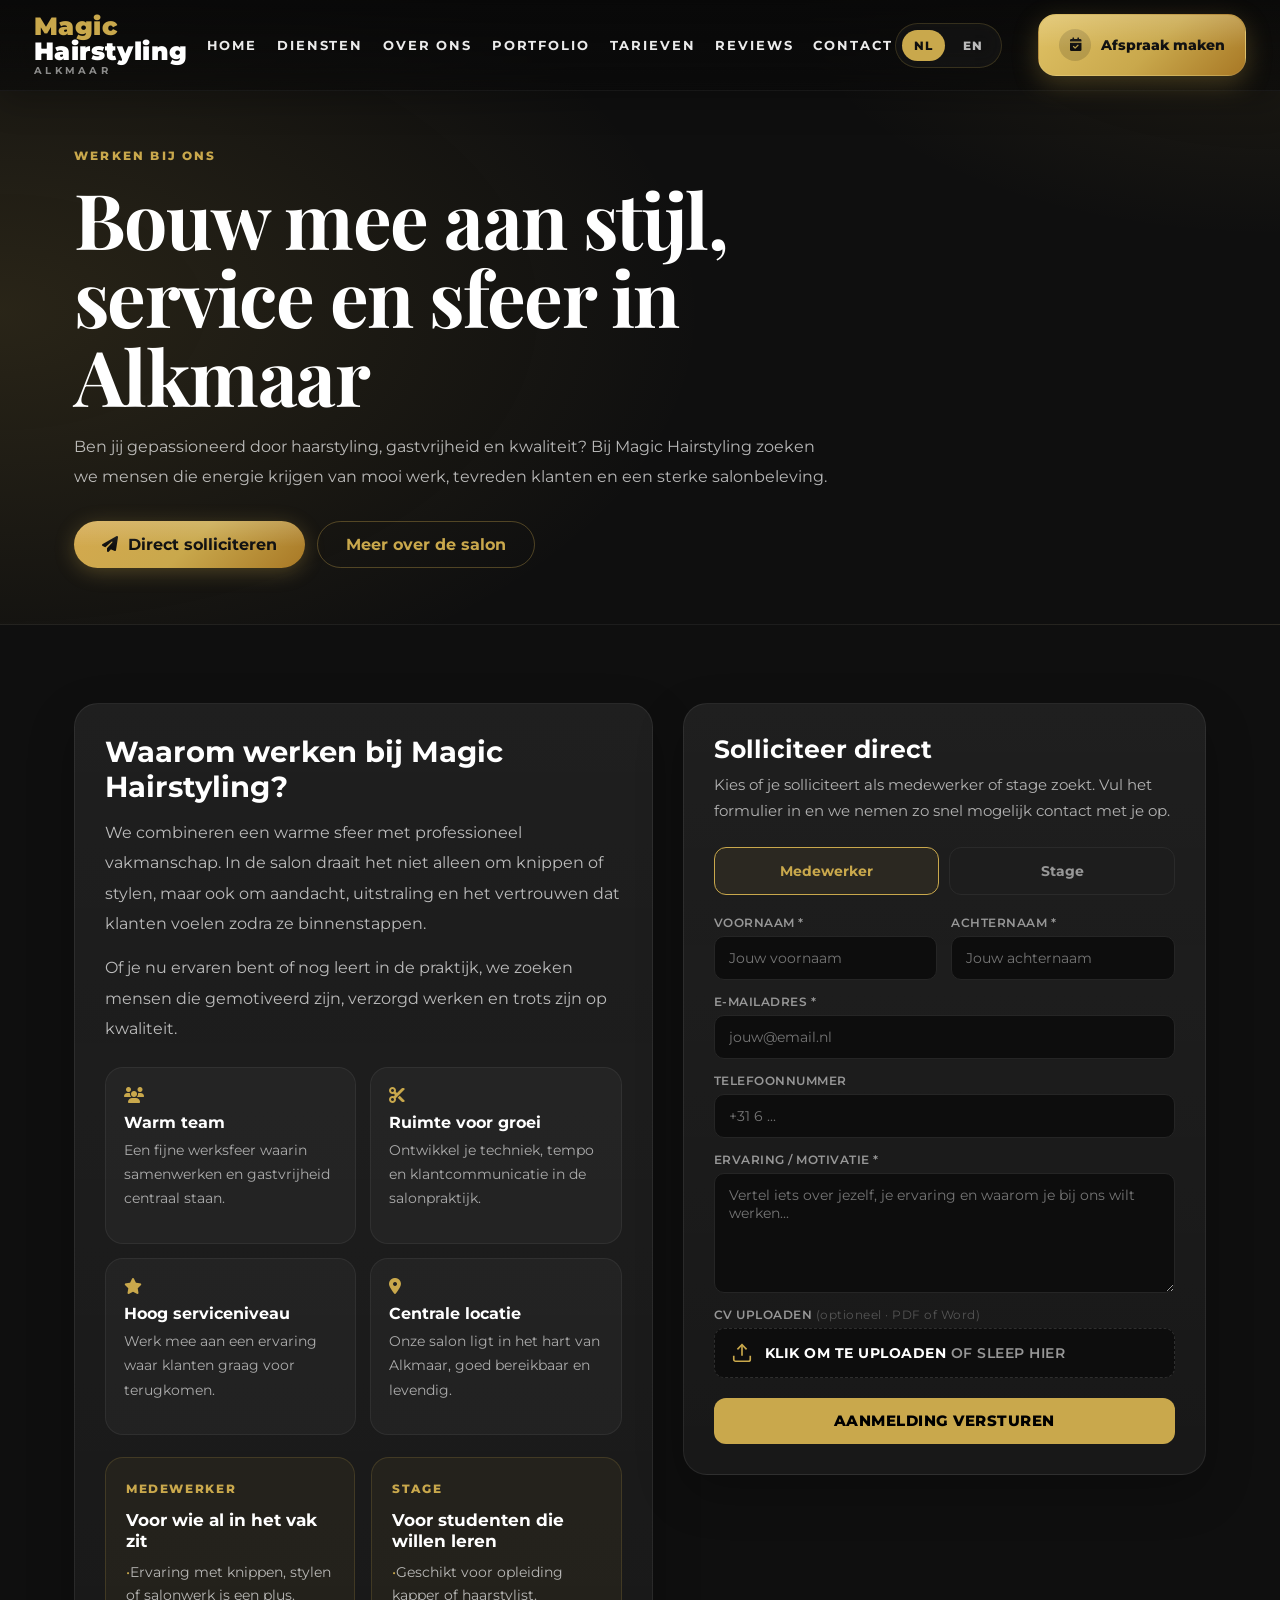
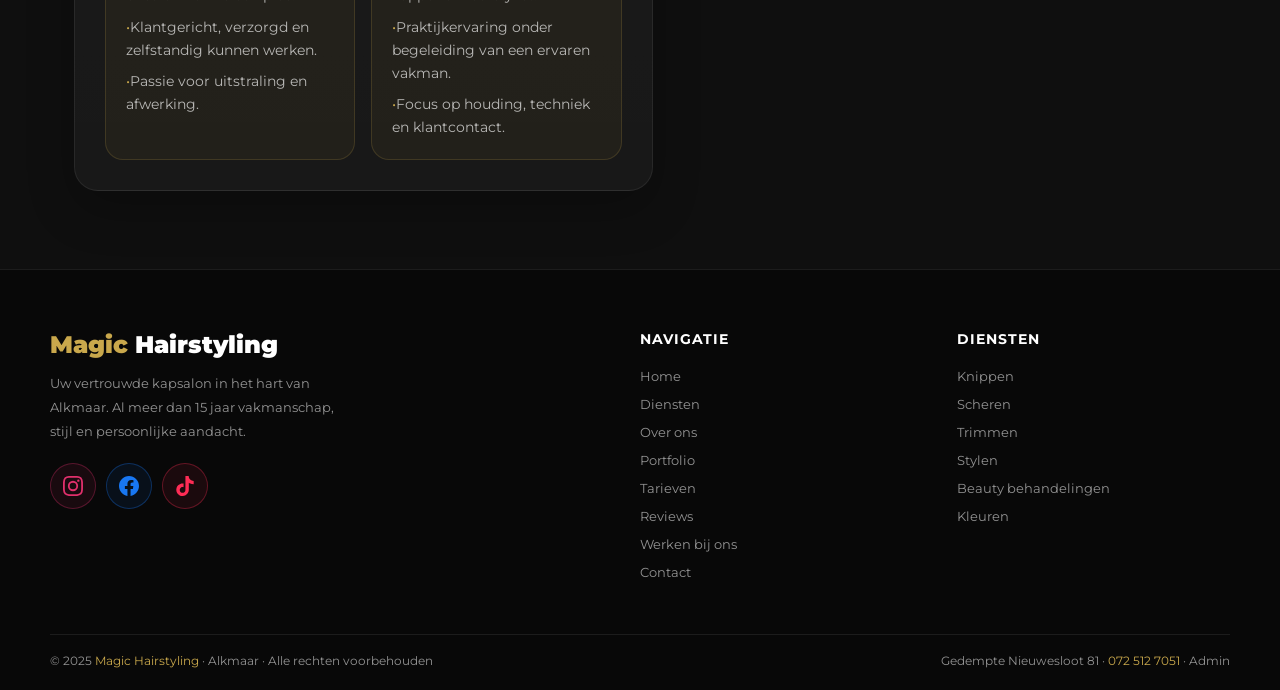
<file: werken-bij-ons.html>
<!DOCTYPE html>
<html lang="nl">
<head>
  <meta charset="UTF-8" />
  <meta name="viewport" content="width=device-width, initial-scale=1.0" />
  <title data-i18n="meta.title">Werken Bij Ons | Magic Hairstyling</title>
  <meta name="description" content="Werken bij Magic Hairstyling in Alkmaar? Bekijk vacatures, stagekansen en solliciteer direct online." />
  <meta name="robots" content="index,follow,max-image-preview:large" />
  <meta name="theme-color" content="#0f0f0f" />
  <link rel="canonical" href="https://seef1233.github.io/werken-bij-ons.html" />
  <meta property="og:locale" content="nl_NL" />
  <meta property="og:type" content="website" />
  <meta property="og:site_name" content="Magic Hairstyling" />
  <meta property="og:title" content="Werken Bij Ons | Magic Hairstyling" />
  <meta property="og:description" content="Werken bij Magic Hairstyling in Alkmaar? Bekijk vacatures, stagekansen en solliciteer direct online." />
  <meta property="og:url" content="https://seef1233.github.io/werken-bij-ons.html" />
  <meta property="og:image" content="https://seef1233.github.io/images/overons.png" />
  <meta property="og:image:alt" content="Magic Hairstyling in Alkmaar" />
  <meta name="twitter:card" content="summary_large_image" />
  <meta name="twitter:title" content="Werken Bij Ons | Magic Hairstyling" />
  <meta name="twitter:description" content="Werken bij Magic Hairstyling in Alkmaar? Bekijk vacatures, stagekansen en solliciteer direct online." />
  <meta name="twitter:image" content="https://seef1233.github.io/images/overons.png" />
  <link href="https://fonts.googleapis.com/css2?family=Montserrat:wght@300;400;600;700;900&display=swap" rel="stylesheet" />
  <link rel="stylesheet" href="https://cdnjs.cloudflare.com/ajax/libs/font-awesome/6.5.0/css/all.min.css" />
  <script type="application/ld+json">
    {
      "@context": "https://schema.org",
      "@type": "WebPage",
      "@id": "https://seef1233.github.io/werken-bij-ons.html#webpage",
      "url": "https://seef1233.github.io/werken-bij-ons.html",
      "name": "Werken Bij Ons | Magic Hairstyling",
      "description": "Werken bij Magic Hairstyling in Alkmaar? Bekijk vacatures, stagekansen en solliciteer direct online.",
      "inLanguage": "nl-NL",
      "isPartOf": {
        "@id": "https://seef1233.github.io/#website"
      },
      "about": {
        "@id": "https://seef1233.github.io/#salon"
      }
    }
  </script>
  <style>
    :root { --gold:#c9a84c; --gold2:#e8c96e; --dark:#0f0f0f; --dark2:#181818; --dark3:#242424; --white:#fff; --gray:#979797; }
    * { box-sizing:border-box; margin:0; padding:0; }
    body { font-family:'Montserrat',sans-serif; background:var(--dark); color:var(--white); }
    a { color:inherit; text-decoration:none; }
    .container { max-width:1180px; margin:0 auto; padding:0 24px; }
    .topbar { position:sticky; top:0; z-index:20; background:rgba(10,10,10,.82); backdrop-filter:blur(10px); border-bottom:1px solid rgba(255,255,255,.06); }
    .topbar-inner { min-height:76px; display:flex; align-items:center; justify-content:space-between; gap:18px; flex-wrap:nowrap; }
    .brand { font-size:1.45rem; font-weight:900; color:var(--gold); }
    .brand span { color:var(--white); }
    .nav-links { display:flex; gap:14px; flex-wrap:nowrap; align-items:center; justify-content:center; flex:1; min-width:0; }
    .nav-links a { color:rgba(255,255,255,.78); font-size:.82rem; font-weight:700; text-transform:uppercase; letter-spacing:.06em; white-space:nowrap; }
    .nav-links a.active, .nav-links a:hover { color:var(--gold); }
    .btn { display:inline-flex; align-items:center; justify-content:center; gap:10px; padding:13px 28px; border-radius:999px; font-weight:700; transition:.25s ease; flex-shrink:0; white-space:nowrap; }
    .btn-gold { background:var(--gold); color:var(--dark); }
    .btn-gold:hover { background:var(--gold2); transform:translateY(-2px); }
    .btn-outline { border:1px solid rgba(201,168,76,.34); color:var(--gold); }
    .btn-outline:hover { background:rgba(201,168,76,.1); }
    .page-hero { padding:92px 0 56px; background:radial-gradient(circle at top left, rgba(201,168,76,.14), transparent 28%), linear-gradient(180deg, rgba(255,255,255,.02), rgba(255,255,255,0)), var(--dark); border-bottom:1px solid rgba(255,255,255,.06); }
    .eyebrow { color:var(--gold); text-transform:uppercase; letter-spacing:.18em; font-size:.76rem; font-weight:800; }
    h1 { margin-top:16px; font-size:clamp(2.4rem,6vw,4.9rem); line-height:1.02; max-width:820px; }
    .page-hero p { margin-top:18px; max-width:760px; color:rgba(255,255,255,.7); line-height:1.9; }
    .hero-actions { display:flex; gap:12px; flex-wrap:wrap; margin-top:28px; }
    .section { padding:78px 0; }
    .two-col { display:grid; grid-template-columns:1.05fr .95fr; gap:30px; align-items:start; }
    .card { background:linear-gradient(180deg, rgba(255,255,255,.03), rgba(255,255,255,0)), var(--dark2); border:1px solid rgba(255,255,255,.07); border-radius:24px; box-shadow:0 18px 48px rgba(0,0,0,.24); }
    .intro-card { padding:30px; }
    .intro-card h2 { font-size:1.8rem; margin-bottom:14px; }
    .intro-card p { color:rgba(255,255,255,.7); line-height:1.9; margin-bottom:14px; }
    .benefits { display:grid; grid-template-columns:1fr 1fr; gap:14px; margin-top:22px; }
    .benefit { padding:18px; border-radius:18px; background:rgba(255,255,255,.03); border:1px solid rgba(255,255,255,.06); }
    .benefit i { color:var(--gold); margin-bottom:10px; font-size:1rem; }
    .benefit strong { display:block; margin-bottom:6px; }
    .benefit p { color:rgba(255,255,255,.62); line-height:1.7; font-size:.9rem; }
    .roles { display:grid; grid-template-columns:1fr 1fr; gap:16px; margin-top:22px; }
    .role-box { padding:20px; border-radius:18px; background:rgba(201,168,76,.06); border:1px solid rgba(201,168,76,.18); }
    .role-box span { color:var(--gold); font-size:.72rem; font-weight:800; text-transform:uppercase; letter-spacing:.14em; }
    .role-box h3 { margin:12px 0 10px; font-size:1.08rem; }
    .role-box ul { list-style:none; display:flex; flex-direction:column; gap:8px; }
    .role-box li { color:rgba(255,255,255,.68); font-size:.9rem; line-height:1.6; }
    .role-box li::before { content:'\2022 '; color:var(--gold); }
    .form-card { padding:30px; }
    .form-head { margin-bottom:22px; }
    .form-head h2 { font-size:1.55rem; margin-bottom:8px; }
    .form-head p { color:rgba(255,255,255,.66); line-height:1.8; font-size:.92rem; }
    .type-tabs { display:flex; gap:10px; margin-bottom:20px; }
    .type-tab { flex:1; padding:14px 10px; border-radius:12px; border:1px solid #2a2a2a; background:transparent; color:var(--gray); font-size:.88rem; font-weight:700; cursor:pointer; transition:all .25s; text-align:center; font-family:inherit; }
    .type-tab.active { border-color:var(--gold); color:var(--gold); background:rgba(201,168,76,.08); }
    .stage-note { display:none; margin-bottom:18px; padding:14px 16px; border-radius:12px; background:rgba(201,168,76,.07); border:1px solid rgba(201,168,76,.2); color:rgba(255,255,255,.72); line-height:1.7; font-size:.85rem; }
    .stage-note.show { display:block; }
    .apply-form { display:flex; flex-direction:column; gap:14px; }
    .row { display:grid; grid-template-columns:1fr 1fr; gap:14px; }
    .field { display:flex; flex-direction:column; gap:6px; }
    .field label { font-size:.78rem; color:var(--gray); font-weight:600; text-transform:uppercase; letter-spacing:.5px; }
    .field input, .field select, .field textarea { background:#0d0d0d; border:1px solid #252525; border-radius:10px; color:var(--white); font-size:.88rem; padding:12px 14px; font-family:inherit; transition:border-color .25s; outline:none; width:100%; }
    .field input:focus, .field select:focus, .field textarea:focus { border-color:var(--gold); }
    .field textarea { resize:vertical; min-height:120px; }
    .field select option { background:#111; }
    .upload-label { display:flex; align-items:center; gap:12px; padding:13px 16px; border-radius:10px; border:1px dashed #2e2e2e; background:#0d0d0d; cursor:pointer; transition:border-color .25s, background .25s; }
    .upload-label:hover { border-color:var(--gold); background:rgba(201,168,76,.04); }
    .upload-label svg { flex-shrink:0; color:var(--gold); }
    .upload-label span { font-size:.85rem; color:var(--gray); }
    .upload-label span strong { color:var(--white); }
    #cv { display:none; }
    .cv-name { display:none; font-size:.78rem; color:var(--gold); margin-top:6px; padding-left:4px; }
    .cv-name.show { display:block; }
    .submit-btn { margin-top:6px; padding:14px; border-radius:12px; background:var(--gold); color:#000; font-size:.92rem; font-weight:800; border:none; cursor:pointer; font-family:inherit; transition:all .3s; text-transform:uppercase; letter-spacing:.5px; }
    .submit-btn:hover { background:var(--gold2); transform:translateY(-1px); box-shadow:0 8px 24px rgba(201,168,76,.3); }
    .success-box { display:none; padding:20px; border-radius:18px; background:rgba(201,168,76,.08); border:1px solid rgba(201,168,76,.18); }
    .success-box.show { display:block; }
    .success-box strong { display:block; font-size:1.05rem; margin-bottom:10px; }
    .success-box p { color:rgba(255,255,255,.72); line-height:1.8; }
    #footer { background:#080808; padding:60px 24px 22px; border-top:1px solid #1c1c1c; }
    .foot-grid { display:grid; grid-template-columns:2fr 1fr 1fr; gap:44px; max-width:1180px; margin:0 auto 44px; }
    .foot-brand .logo { font-size:1.5rem; font-weight:900; color:var(--gold); margin-bottom:12px; }
    .foot-brand .logo span { color:var(--white); }
    .foot-brand p { color:rgba(255,255,255,.56); font-size:.84rem; line-height:1.8; max-width:290px; }
    .foot-social { display:flex; gap:10px; margin-top:20px; }
    .foot-social a { width:46px; height:46px; border-radius:50%; border:1px solid #282828; display:flex; align-items:center; justify-content:center; color:rgba(255,255,255,.86); background:rgba(255,255,255,.04); transition:all .3s; }
    .foot-social a[aria-label="Instagram"] { color:#e1306c; border-color:rgba(225,48,108,.32); background:rgba(225,48,108,.08); }
    .foot-social a[aria-label="Facebook"] { color:#1877f2; border-color:rgba(24,119,242,.32); background:rgba(24,119,242,.08); }
    .foot-social a[aria-label="TikTok"] { color:#fe2c55; border-color:rgba(254,44,85,.32); background:rgba(254,44,85,.08); }
    .foot-social a svg { display:block; transition:transform .3s; }
    .foot-social a:hover svg { transform:scale(1.1); }
    .foot-social a:hover { border-color:var(--gold); color:var(--gold); transform:translateY(-3px); box-shadow:0 6px 20px rgba(201,168,76,.2); }
    .foot-col h4 { font-size:.9rem; font-weight:700; margin-bottom:18px; color:var(--white); text-transform:uppercase; letter-spacing:1px; }
    .foot-col ul { list-style:none; }
    .foot-col ul li { margin-bottom:9px; }
    .foot-col ul li a { color:rgba(255,255,255,.56); font-size:.84rem; transition:color .3s; }
    .foot-col ul li a:hover { color:var(--gold); }
    .foot-bottom { max-width:1180px; margin:0 auto; border-top:1px solid #1c1c1c; padding-top:18px; display:flex; justify-content:space-between; align-items:center; flex-wrap:wrap; gap:10px; }
    .foot-bottom p { color:rgba(255,255,255,.56); font-size:.78rem; }
    .foot-bottom span { color:var(--gold); }
    @media (max-width:980px) { .topbar-inner { flex-direction:column; padding:14px 0; } .nav-links { justify-content:center; flex-wrap:wrap; } .two-col { grid-template-columns:1fr; } .benefits, .roles, .row, .foot-grid { grid-template-columns:1fr 1fr; } }
    @media (max-width:640px) { .benefits, .roles, .row, .foot-grid { grid-template-columns:1fr; } }
  </style>
  <link rel="stylesheet" href="site-header.css" />
  <link rel="stylesheet" href="site-mobile-nav.css" />
  <link rel="stylesheet" href="modern-upgrade.css" />
</head>
<body data-page="werken-bij-ons">
  <nav id="nav">
    <div class="nav-inner">
      <a class="nav-logo" href="index.html#hero">Magic <span>Hairstyling</span><small>Alkmaar</small></a>
      <ul class="nav-links">
        <li><a href="index.html" data-i18n="nav.home">Home</a></li>
        <li><a href="index.html#diensten" data-i18n="nav.services">Diensten</a></li>
        <li><a href="over-ons.html" data-i18n="nav.about">Over ons</a></li>
        <li><a href="portfolio.html" data-i18n="nav.portfolio">Portfolio</a></li>
        <li><a href="tarieven.html" data-i18n="nav.pricing">Tarieven</a></li>
        <li><a href="reviews.html" data-i18n="nav.reviews">Reviews</a></li>
        <li><a href="contact.html" data-i18n="nav.contact">Contact</a></li>
      </ul>
      <div data-language-switcher></div>
      <a class="btn btn-gold nav-btn" href="index.html?booking=1#contact"><i class="fas fa-calendar-check"></i><span data-i18n="nav.book">Afspraak maken</span></a>
      <button class="hamburger" id="ham" type="button" aria-expanded="false" data-i18n-aria-label="ui.menu" aria-label="Menu">
        <span></span><span></span><span></span>
      </button>
    </div>
    <div class="mob-menu" id="mobMenu">
      <a href="index.html" onclick="closeM()" data-i18n="nav.home">Home</a>
      <a href="index.html#diensten" onclick="closeM()" data-i18n="nav.services">Diensten</a>
      <a href="over-ons.html" onclick="closeM()" data-i18n="nav.about">Over ons</a>
      <a href="portfolio.html" onclick="closeM()" data-i18n="nav.portfolio">Portfolio</a>
      <a href="tarieven.html" onclick="closeM()" data-i18n="nav.pricing">Tarieven</a>
      <a href="reviews.html" onclick="closeM()" data-i18n="nav.reviews">Reviews</a>
      <a href="contact.html" onclick="closeM()" data-i18n="nav.contact">Contact</a>
      <div data-language-switcher></div>
      <a href="index.html?booking=1#contact" class="btn btn-gold nav-btn" onclick="closeM()"><i class="fas fa-calendar-check"></i><span data-i18n="nav.book">Afspraak maken</span></a>
    </div>
  </nav>

  <section class="page-hero">
    <div class="container">
      <div class="eyebrow" data-i18n="hero.eyebrow">Werken bij ons</div>
      <h1 data-i18n="hero.title">Bouw mee aan stijl, service en sfeer in Alkmaar</h1>
      <p data-i18n="hero.body">Ben jij gepassioneerd door haarstyling, gastvrijheid en kwaliteit? Bij Magic Hairstyling zoeken we mensen die energie krijgen van mooi werk, tevreden klanten en een sterke salonbeleving.</p>
      <div class="hero-actions">
        <a class="btn btn-gold" href="#solliciteren"><i class="fas fa-paper-plane"></i><span data-i18n="hero.apply">Direct solliciteren</span></a>
        <a class="btn btn-outline" href="over-ons.html" data-i18n="hero.about">Meer over de salon</a>
      </div>
    </div>
  </section>

  <section class="section">
    <div class="container two-col">
      <div class="card intro-card">
        <h2 data-i18n="intro.title">Waarom werken bij Magic Hairstyling?</h2>
        <p data-i18n="intro.p1">We combineren een warme sfeer met professioneel vakmanschap. In de salon draait het niet alleen om knippen of stylen, maar ook om aandacht, uitstraling en het vertrouwen dat klanten voelen zodra ze binnenstappen.</p>
        <p data-i18n="intro.p2">Of je nu ervaren bent of nog leert in de praktijk, we zoeken mensen die gemotiveerd zijn, verzorgd werken en trots zijn op kwaliteit.</p>

        <div class="benefits">
          <div class="benefit">
            <i class="fas fa-users"></i>
            <strong data-i18n="intro.benefit1Title">Warm team</strong>
            <p data-i18n="intro.benefit1Body">Een fijne werksfeer waarin samenwerken en gastvrijheid centraal staan.</p>
          </div>
          <div class="benefit">
            <i class="fas fa-scissors"></i>
            <strong data-i18n="intro.benefit2Title">Ruimte voor groei</strong>
            <p data-i18n="intro.benefit2Body">Ontwikkel je techniek, tempo en klantcommunicatie in de salonpraktijk.</p>
          </div>
          <div class="benefit">
            <i class="fas fa-star"></i>
            <strong data-i18n="intro.benefit3Title">Hoog serviceniveau</strong>
            <p data-i18n="intro.benefit3Body">Werk mee aan een ervaring waar klanten graag voor terugkomen.</p>
          </div>
          <div class="benefit">
            <i class="fas fa-location-dot"></i>
            <strong data-i18n="intro.benefit4Title">Centrale locatie</strong>
            <p data-i18n="intro.benefit4Body">Onze salon ligt in het hart van Alkmaar, goed bereikbaar en levendig.</p>
          </div>
        </div>

        <div class="roles">
          <div class="role-box">
            <span data-i18n="roles.employeeTag">Medewerker</span>
            <h3 data-i18n="roles.employeeTitle">Voor wie al in het vak zit</h3>
            <ul>
              <li data-i18n="roles.employeeItem1">Ervaring met knippen, stylen of salonwerk is een plus.</li>
              <li data-i18n="roles.employeeItem2">Klantgericht, verzorgd en zelfstandig kunnen werken.</li>
              <li data-i18n="roles.employeeItem3">Passie voor uitstraling en afwerking.</li>
            </ul>
          </div>
          <div class="role-box">
            <span data-i18n="roles.internTag">Stage</span>
            <h3 data-i18n="roles.internTitle">Voor studenten die willen leren</h3>
            <ul>
              <li data-i18n="roles.internItem1">Geschikt voor opleiding kapper of haarstylist.</li>
              <li data-i18n="roles.internItem2">Praktijkervaring onder begeleiding van een ervaren vakman.</li>
              <li data-i18n="roles.internItem3">Focus op houding, techniek en klantcontact.</li>
            </ul>
          </div>
        </div>
      </div>

      <div class="card form-card" id="solliciteren">
        <div class="form-head">
          <h2 data-i18n="form.title">Solliciteer direct</h2>
          <p data-i18n="form.body">Kies of je solliciteert als medewerker of stage zoekt. Vul het formulier in en we nemen zo snel mogelijk contact met je op.</p>
        </div>

        <div class="type-tabs">
          <button class="type-tab active" type="button" id="typeWerkBtn" onclick="setApplyType('werk')" data-i18n="form.employee">Medewerker</button>
          <button class="type-tab" type="button" id="typeStageBtn" onclick="setApplyType('stage')" data-i18n="form.internship">Stage</button>
        </div>

        <div class="stage-note" id="stageNote" data-i18n="form.stageNote">
          Wij bieden stageplaatsen aan voor studenten kapper / haarstylist. Een minimale stageduur van twee maanden heeft de voorkeur.
        </div>

        <div class="success-box" id="successBox">
          <strong data-i18n="form.successTitle">Aanmelding ontvangen!</strong>
          <p data-i18n="form.successBody">Bedankt voor je interesse in Magic Hairstyling. We bekijken je gegevens en nemen zo snel mogelijk contact met je op.</p>
        </div>

        <form class="apply-form" id="applyForm" onsubmit="submitApplyForm(event)">
          <input type="hidden" id="applyType" value="Medewerker" />

          <div class="row">
            <div class="field">
              <label data-i18n="form.firstName">Voornaam *</label>
              <input type="text" id="firstName" placeholder="Jouw voornaam" data-i18n-placeholder="form.firstNamePlaceholder" required />
            </div>
            <div class="field">
              <label data-i18n="form.lastName">Achternaam *</label>
              <input type="text" id="lastName" placeholder="Jouw achternaam" data-i18n-placeholder="form.lastNamePlaceholder" required />
            </div>
          </div>

          <div class="field">
            <label data-i18n="form.email">E-mailadres *</label>
            <input type="email" id="email" placeholder="jouw@email.nl" data-i18n-placeholder="form.emailPlaceholder" required />
          </div>

          <div class="field">
            <label data-i18n="form.phone">Telefoonnummer</label>
            <input type="tel" id="phone" placeholder="+31 6 ..." data-i18n-placeholder="form.phonePlaceholder" />
          </div>

          <div class="field" id="opleidingField" style="display:none;">
            <label data-i18n="form.education">Opleiding / School *</label>
            <input type="text" id="opleiding" placeholder="Bijv. ROC Noord-Holland - Kapper niveau 3" data-i18n-placeholder="form.educationPlaceholder" />
          </div>

          <div class="field" id="periodeField" style="display:none;">
            <label data-i18n="form.period">Gewenste stageperiode *</label>
            <select id="periode">
              <option value="" disabled selected data-i18n="form.periodPlaceholder">Kies een periode...</option>
              <option data-i18n="form.period1">September 2025 - Januari 2026</option>
              <option data-i18n="form.period2">Februari 2026 - Juni 2026</option>
              <option data-i18n="form.period3">September 2026 - Januari 2027</option>
              <option data-i18n="form.period4">Februari 2027 - Juni 2027</option>
              <option data-i18n="form.period5">Anders / In overleg</option>
            </select>
          </div>

          <div class="field">
            <label data-i18n="form.motivation">Ervaring / Motivatie *</label>
            <textarea id="motivation" placeholder="Vertel iets over jezelf, je ervaring en waarom je bij ons wilt werken..." data-i18n-placeholder="form.motivationPlaceholder" required></textarea>
          </div>

          <div class="field">
            <label>CV uploaden <span style="color:#555;font-weight:400;text-transform:none">(optioneel · PDF of Word)</span></label>
            <label class="upload-label" for="cv">
              <svg width="22" height="22" viewBox="0 0 24 24" fill="none" stroke="currentColor" stroke-width="1.8"><path d="M21 15v4a2 2 0 0 1-2 2H5a2 2 0 0 1-2-2v-4"/><polyline points="17 8 12 3 7 8"/><line x1="12" y1="3" x2="12" y2="15"/></svg>
              <span id="cvLabel"><strong>Klik om te uploaden</strong> of sleep hier</span>
            </label>
            <input type="file" id="cv" accept=".pdf,.doc,.docx" onchange="updateCvLabel(this)" />
            <div class="cv-name" id="cvName"></div>
          </div>

          <button type="submit" class="submit-btn" data-i18n="form.submit">Aanmelding versturen</button>
        </form>
      </div>
    </div>
  </section>

  <footer id="footer">
    <div class="foot-grid">
      <div class="foot-brand">
        <div class="logo">Magic <span>Hairstyling</span></div>
        <p data-i18n="footer.brandText">Uw vertrouwde kapsalon in het hart van Alkmaar. Al meer dan 15 jaar vakmanschap, stijl en persoonlijke aandacht.</p>
        <div class="foot-social">
          <a href="https://www.instagram.com/magic_hairstyling072/" target="_blank" rel="noopener" aria-label="Instagram">
            <svg viewBox="0 0 24 24" fill="currentColor" width="20" height="20"><path d="M12 2.163c3.204 0 3.584.012 4.85.07 3.252.148 4.771 1.691 4.919 4.919.058 1.265.069 1.645.069 4.849 0 3.205-.012 3.584-.069 4.849-.149 3.225-1.664 4.771-4.919 4.919-1.266.058-1.644.07-4.85.07-3.204 0-3.584-.012-4.849-.07-3.26-.149-4.771-1.699-4.919-4.92-.058-1.265-.07-1.644-.07-4.849 0-3.204.013-3.583.07-4.849.149-3.227 1.664-4.771 4.919-4.919 1.266-.057 1.645-.069 4.849-.069zM12 0C8.741 0 8.333.014 7.053.072 2.695.272.273 2.69.073 7.052.014 8.333 0 8.741 0 12c0 3.259.014 3.668.072 4.948.2 4.358 2.618 6.78 6.98 6.98C8.333 23.986 8.741 24 12 24c3.259 0 3.668-.014 4.948-.072 4.354-.2 6.782-2.618 6.979-6.98.059-1.28.073-1.689.073-4.948 0-3.259-.014-3.667-.072-4.947-.196-4.354-2.617-6.78-6.979-6.98C15.668.014 15.259 0 12 0zm0 5.838a6.162 6.162 0 100 12.324 6.162 6.162 0 000-12.324zM12 16a4 4 0 110-8 4 4 0 010 8zm6.406-11.845a1.44 1.44 0 100 2.881 1.44 1.44 0 000-2.881z"/></svg>
          </a>
          <a href="https://www.facebook.com/p/barber_magic2019-100063655894767/" target="_blank" rel="noopener" aria-label="Facebook">
            <svg viewBox="0 0 24 24" fill="currentColor" width="20" height="20"><path d="M24 12.073c0-6.627-5.373-12-12-12s-12 5.373-12 12c0 5.99 4.388 10.954 10.125 11.854v-8.385H7.078v-3.47h3.047V9.43c0-3.007 1.792-4.669 4.533-4.669 1.312 0 2.686.235 2.686.235v2.953H15.83c-1.491 0-1.956.925-1.956 1.874v2.25h3.328l-.532 3.47h-2.796v8.385C19.612 23.027 24 18.062 24 12.073z"/></svg>
          </a>
          <a href="https://www.tiktok.com/@magichairhu?lang=nl-NL" target="_blank" rel="noopener" aria-label="TikTok">
            <svg viewBox="0 0 24 24" fill="currentColor" width="20" height="20"><path d="M12.525.02c1.31-.02 2.61-.01 3.91-.02.08 1.53.63 3.09 1.75 4.17 1.12 1.11 2.7 1.62 4.24 1.79v4.03c-1.44-.05-2.89-.35-4.2-.97-.57-.26-1.1-.59-1.62-.93-.01 2.92.01 5.84-.02 8.75-.08 1.4-.54 2.79-1.35 3.94-1.31 1.92-3.58 3.17-5.91 3.21-1.43.08-2.86-.31-4.08-1.03-2.02-1.19-3.44-3.37-3.65-5.71-.02-.5-.03-1-.01-1.49.18-1.9 1.12-3.72 2.58-4.96 1.66-1.44 3.98-2.13 6.15-1.72.02 1.48-.04 2.96-.04 4.44-.99-.32-2.15-.23-3.02.37-.63.41-1.11 1.04-1.36 1.75-.21.51-.15 1.07-.14 1.61.24 1.64 1.82 3.02 3.5 2.87 1.12-.01 2.19-.66 2.77-1.61.19-.33.4-.67.41-1.06.1-1.79.06-3.57.07-5.36.01-4.03-.01-8.05.02-12.07z"/></svg>
          </a>
        </div>
      </div>
      <div class="foot-col">
        <h4 data-i18n="footer.navTitle">Navigatie</h4>
        <ul>
          <li><a href="index.html" data-i18n="nav.home">Home</a></li>
          <li><a href="index.html#diensten" data-i18n="nav.services">Diensten</a></li>
          <li><a href="over-ons.html" data-i18n="nav.about">Over ons</a></li>
          <li><a href="portfolio.html" data-i18n="nav.portfolio">Portfolio</a></li>
          <li><a href="tarieven.html" data-i18n="nav.pricing">Tarieven</a></li>
          <li><a href="reviews.html" data-i18n="nav.reviews">Reviews</a></li>
          <li><a href="werken-bij-ons.html" data-i18n="nav.careers">Werken bij ons</a></li>
          <li><a href="contact.html" data-i18n="nav.contact">Contact</a></li>
        </ul>
      </div>
      <div class="foot-col">
        <h4 data-i18n="footer.servicesTitle">Diensten</h4>
        <ul>
          <li><a href="index.html#diensten" data-i18n="footer.serviceCut">Knippen</a></li>
          <li><a href="index.html#diensten" data-i18n="footer.serviceShave">Scheren</a></li>
          <li><a href="index.html#diensten" data-i18n="footer.serviceTrim">Trimmen</a></li>
          <li><a href="index.html#diensten" data-i18n="footer.serviceStyle">Stylen</a></li>
          <li><a href="index.html#diensten" data-i18n="footer.serviceBeauty">Beauty behandelingen</a></li>
          <li><a href="index.html#diensten" data-i18n="footer.serviceColor">Kleuren</a></li>
        </ul>
      </div>
    </div>
    <div class="foot-bottom">
      <p data-i18n-html="footer.rights">&copy; 2025 <span>Magic Hairstyling</span> &middot; Alkmaar &middot; Alle rechten voorbehouden</p>
      <p data-i18n-html="footer.metaLine">Gedempte Nieuwesloot 81 &middot; <span>072 512 7051</span> &middot; <a href="admin.html">Admin</a></p>
    </div>
  </footer>
  <script src="site-header.js"></script>
  <script src="site-mobile-nav.js"></script>
  <script src="site-i18n.js"></script>
  <script>
    function i18nText(key, fallback) {
      if (window.MagicI18n && typeof window.MagicI18n.t === 'function') {
        return window.MagicI18n.t(key, null, fallback);
      }
      return fallback;
    }

    function setApplyType(type) {
      const isStage = type === 'stage';
      document.getElementById('typeWerkBtn').classList.toggle('active', !isStage);
      document.getElementById('typeStageBtn').classList.toggle('active', isStage);
      document.getElementById('stageNote').classList.toggle('show', isStage);
      document.getElementById('opleidingField').style.display = isStage ? '' : 'none';
      document.getElementById('periodeField').style.display = isStage ? '' : 'none';
      document.getElementById('applyType').value = isStage ? 'internship' : 'employee';
      document.getElementById('opleiding').required = isStage;
      document.getElementById('periode').required = isStage;
    }

    function updateCvLabel(input) {
      const label = document.getElementById('cvLabel');
      const name = document.getElementById('cvName');
      if (input.files && input.files[0]) {
        name.textContent = input.files[0].name;
        name.classList.add('show');
        label.innerHTML = i18nText('form.cvChosen', '<strong>Bestand gekozen</strong> klik om te wijzigen');
      } else {
        name.classList.remove('show');
        label.innerHTML = i18nText('form.cvUpload', '<strong>Klik om te uploaden</strong> of sleep hier');
      }
    }

    function submitApplyForm(event) {
      event.preventDefault();
      document.getElementById('successBox').classList.add('show');
      document.getElementById('applyForm').reset();
      document.getElementById('cvName').classList.remove('show');
      document.getElementById('cvLabel').innerHTML = i18nText('form.cvUpload', '<strong>Klik om te uploaden</strong> of sleep hier');
      setApplyType('werk');
      window.scrollTo({ top: document.getElementById('solliciteren').offsetTop - 30, behavior: 'smooth' });
    }

    document.addEventListener('magic:languagechange', function () {
      const input = document.getElementById('cv');
      if (!input.files || !input.files.length) {
        document.getElementById('cvLabel').innerHTML = i18nText('form.cvUpload', '<strong>Klik om te uploaden</strong> of sleep hier');
      }
    });
  </script>
  <script src="modern-upgrade.js"></script>
</body>
</html>
</file>
<file: site-header.css>
#nav {
  position: fixed;
  top: 0;
  left: 0;
  right: 0;
  z-index: 1000;
  transition: background .4s, box-shadow .4s;
  padding: 0;
  background: linear-gradient(180deg, rgba(8, 8, 8, .88), rgba(8, 8, 8, .58));
  box-shadow: 0 10px 34px rgba(0, 0, 0, .24);
  backdrop-filter: blur(14px);
  border-bottom: 1px solid rgba(255, 255, 255, .06);
}

#nav.scrolled {
  background: linear-gradient(180deg, rgba(8, 8, 8, .96), rgba(8, 8, 8, .78));
  box-shadow: 0 12px 36px rgba(0, 0, 0, .3);
}

.nav-inner {
  width: 100%;
  max-width: 100%;
  margin: 0;
  display: flex;
  align-items: center;
  justify-content: space-between;
  gap: 18px;
  min-height: 78px;
  padding: 14px 34px;
}

.nav-logo {
  display: flex;
  flex-direction: column;
  gap: 2px;
  min-width: 170px;
  font-size: 1.55rem;
  font-weight: 900;
  line-height: .95;
  color: var(--gold);
  letter-spacing: .4px;
  text-transform: none;
}

.nav-logo span {
  color: var(--white);
}

.nav-logo small {
  font-size: .6rem;
  font-weight: 700;
  letter-spacing: .34em;
  text-transform: uppercase;
  color: rgba(255, 255, 255, .52);
}

.nav-links {
  display: flex;
  align-items: center;
  justify-content: center;
  gap: 20px;
  flex: 1;
  min-width: 0;
  margin: 0;
  padding: 0 16px;
  list-style: none;
}

.nav-links a {
  position: relative;
  display: inline-flex;
  align-items: center;
  padding: 10px 0;
  color: rgba(255, 255, 255, .92);
  font-size: .83rem;
  font-weight: 700;
  letter-spacing: .14em;
  text-transform: uppercase;
  white-space: nowrap;
  transition: color .3s ease, transform .3s ease;
}

.nav-links a::after {
  content: "";
  position: absolute;
  left: 0;
  bottom: 0;
  width: 0;
  height: 2px;
  background: linear-gradient(90deg, var(--gold), var(--gold2));
  transition: width .3s ease;
}

.nav-links a:hover,
.nav-links a.active {
  color: var(--gold);
  transform: translateY(-1px);
}

.nav-links a:hover::after,
.nav-links a.active::after {
  width: 100%;
}

.nav-btn {
  margin-left: 8px;
  display: inline-flex;
  align-items: center;
  gap: 10px;
  padding: 14px 20px;
  border-radius: 18px;
  border: 1px solid rgba(255, 255, 255, .08);
  background: linear-gradient(135deg, var(--gold2), var(--gold));
  box-shadow: 0 14px 28px rgba(201, 168, 76, .22);
  color: var(--dark);
  font-size: .88rem;
  font-weight: 800;
  white-space: nowrap;
}

.nav-btn i {
  width: 32px;
  height: 32px;
  display: inline-flex;
  align-items: center;
  justify-content: center;
  border-radius: 50%;
  background: rgba(0, 0, 0, .14);
  font-size: .82rem;
}

.nav-btn:hover {
  transform: translateY(-2px);
  box-shadow: 0 18px 34px rgba(201, 168, 76, .3);
}

.hamburger {
  display: none;
  flex-direction: column;
  gap: 5px;
  padding: 4px;
  border: none;
  background: none;
  cursor: pointer;
}

.hamburger span {
  display: block;
  width: 26px;
  height: 2px;
  border-radius: 2px;
  background: var(--white);
  transition: all .3s ease;
}

.mob-menu {
  display: none;
  flex-direction: column;
  gap: 14px;
  margin: 0;
  max-width: 100%;
  padding: 18px 20px 20px;
  background: linear-gradient(180deg, rgba(22, 22, 22, .96), rgba(18, 18, 18, .92));
  border-top: 1px solid rgba(255, 255, 255, .06);
  box-shadow: 0 18px 40px rgba(0, 0, 0, .24);
  backdrop-filter: blur(12px);
}

.mob-menu.open {
  display: flex;
}

.mob-menu a {
  padding: 9px 0;
  border-bottom: 1px solid #2a2a2a;
  color: var(--white);
  font-size: .9rem;
  font-weight: 600;
  letter-spacing: 1px;
  text-transform: uppercase;
}

.mob-menu a:hover,
.mob-menu a.active {
  color: var(--gold);
}

.mob-menu .nav-btn {
  display: inline-flex;
  width: 100%;
  justify-content: center;
  margin-left: 0;
  padding: 14px 18px;
}

html {
  scroll-padding-top: 110px;
}

body[data-page]:not([data-page="index"]) .page-hero {
  padding-top: 148px !important;
}

@media (max-width: 880px) {
  .nav-inner {
    min-height: 70px;
    padding: 10px 16px;
  }

  .nav-logo {
    min-width: auto;
    font-size: 1.3rem;
  }

  .nav-logo small {
    font-size: .52rem;
    letter-spacing: .28em;
  }

  .nav-links,
  .nav-btn {
    display: none;
  }

  .hamburger {
    display: flex;
  }

  body[data-page]:not([data-page="index"]) .page-hero {
    padding-top: 124px !important;
  }
}
</file>
<file: site-mobile-nav.css>
.mob-bottom-nav {
  display: none;
  position: fixed;
  bottom: 0;
  left: 0;
  right: 0;
  z-index: 1100;
  background: rgba(8, 8, 8, .96);
  backdrop-filter: blur(24px);
  border-top: 1px solid rgba(201, 168, 76, .14);
  padding: 8px 0 max(8px, env(safe-area-inset-bottom));
  box-shadow: 0 -8px 32px rgba(0, 0, 0, .32);
}

.mob-bottom-nav-inner {
  display: flex;
  align-items: stretch;
  justify-content: space-around;
}

.mob-bnav-item {
  flex: 1;
  display: flex;
  flex-direction: column;
  align-items: center;
  justify-content: center;
  gap: 4px;
  padding: 6px 4px;
  color: rgba(255, 255, 255, .45);
  font-size: .58rem;
  font-weight: 700;
  text-transform: uppercase;
  letter-spacing: .06em;
  text-decoration: none;
  border: none;
  background: none;
  cursor: pointer;
  font-family: 'Montserrat', sans-serif;
  transition: color .2s ease, transform .2s ease;
  border-radius: 8px;
  -webkit-tap-highlight-color: transparent;
}

.mob-bnav-item i {
  font-size: 1.1rem;
  transition: transform .2s ease;
}

.mob-bnav-item:hover,
.mob-bnav-item:active,
.mob-bnav-item.active {
  color: var(--gold, #c9a84c);
}

.mob-bnav-item:active i,
.mob-bnav-item.active i {
  transform: scale(.94);
}

.mob-bnav-item.bnav-book {
  color: var(--dark, #0f0f0f);
  background: linear-gradient(135deg, var(--gold2, #e8c96e), var(--gold, #c9a84c));
  border-radius: 14px;
  margin: 0 6px;
  padding: 6px 10px;
  box-shadow: 0 4px 18px rgba(201, 168, 76, .3);
}

.mob-bnav-item.bnav-book i,
.mob-bnav-item.bnav-book.active {
  color: var(--dark, #0f0f0f);
}

@media (max-width: 880px) {
  body[data-page]:not([data-page="index"]) {
    padding-bottom: 78px;
  }

  .mob-bottom-nav {
    display: flex;
    flex-direction: column;
  }
}
</file>
<file: modern-upgrade.css>
/* ═══════════════════════════════════════════════════
   MODERN UPGRADE — Magic Hairstyling
   يُطبَّق فوق الأنماط الموجودة
═══════════════════════════════════════════════════ */

/* ── FONTS ── */
@import url('https://fonts.googleapis.com/css2?family=Playfair+Display:ital,wght@0,700;0,900;1,700&display=swap');

/* ── HEADING FONT ── */
.slide-content h1,
.slide-title,
.page-hero h1,
.c-hero h1,
.sec-head h2,
.section-head h2 {
  font-family: 'Playfair Display', 'Montserrat', serif;
  letter-spacing: -.02em;
}

/* ── SLIDE TITLE SIZE FIX — overrides .slide-content p specificity ── */
.slide-content .slide-title {
  font-size: clamp(2.6rem, 7vw, 5rem) !important;
  font-weight: 900 !important;
  line-height: 1.1 !important;
  max-width: none !important;
  margin-bottom: 20px !important;
  color: var(--white) !important;
}

/* ══════════════════════════════
   KEYFRAMES
══════════════════════════════ */
@keyframes mu-shimmer {
  0%   { background-position: -200% center; }
  100% { background-position:  200% center; }
}
@keyframes mu-ripple {
  to { transform: scale(4); opacity: 0; }
}

/* ══════════════════════════════
   SCROLL REVEAL
══════════════════════════════ */
.mu-reveal {
  opacity: 0;
  transform: translateY(34px);
  transition: opacity .72s cubic-bezier(.4,0,.2,1),
              transform .72s cubic-bezier(.4,0,.2,1);
}
.mu-reveal.mu-visible {
  opacity: 1;
  transform: none;
}
.mu-reveal-d1 { transition-delay: .09s; }
.mu-reveal-d2 { transition-delay: .18s; }
.mu-reveal-d3 { transition-delay: .27s; }
.mu-reveal-d4 { transition-delay: .36s; }

/* ══════════════════════════════
   GOLD SHIMMER TEXT
══════════════════════════════ */
.mu-gold-shimmer {
  background: linear-gradient(
    90deg,
    var(--gold) 0%,
    var(--gold2) 30%,
    #f5e0a0 50%,
    var(--gold2) 70%,
    var(--gold) 100%
  );
  background-size: 200% auto;
  -webkit-background-clip: text;
  -webkit-text-fill-color: transparent;
  background-clip: text;
  animation: mu-shimmer 5s linear infinite;
}

/* ══════════════════════════════
   BUTTONS — GOLD
══════════════════════════════ */
.btn-gold,
button.btn-gold {
  background: linear-gradient(135deg, #d4a94e 0%, #c9a84c 50%, #a87825 100%) !important;
  box-shadow: 0 4px 20px rgba(201,168,76,.3) !important;
  position: relative;
  overflow: hidden;
  transition: all .3s cubic-bezier(.4,0,.2,1) !important;
}
.btn-gold:hover,
button.btn-gold:hover {
  transform: translateY(-3px) scale(1.02) !important;
  box-shadow: 0 12px 34px rgba(201,168,76,.48) !important;
  filter: brightness(1.08);
}
.btn-gold::before,
button.btn-gold::before {
  content: '';
  position: absolute;
  inset: 0;
  background: linear-gradient(180deg, rgba(255,255,255,.16) 0%, transparent 55%);
  pointer-events: none;
  border-radius: inherit;
}

/* ── NAV BUTTON ── */
.nav-btn {
  background: linear-gradient(135deg, #e0c265 0%, #c9a84c 55%, #a87825 100%) !important;
  box-shadow: 0 8px 26px rgba(201,168,76,.28) !important;
  transition: all .3s cubic-bezier(.4,0,.2,1) !important;
}
.nav-btn:hover {
  box-shadow: 0 16px 38px rgba(201,168,76,.44) !important;
  transform: translateY(-3px) scale(1.02) !important;
  filter: brightness(1.07);
}

/* ── RIPPLE EFFECT ── */
.mu-ripple {
  position: absolute;
  border-radius: 50%;
  background: rgba(255,255,255,.3);
  width: 10px;
  height: 10px;
  transform: scale(0);
  animation: mu-ripple .58s linear forwards;
  pointer-events: none;
  margin-left: -5px;
  margin-top: -5px;
}

/* ══════════════════════════════
   NAVBAR SHRINK ON SCROLL
══════════════════════════════ */
#nav {
  transition: background .4s ease, box-shadow .4s ease !important;
}
#nav.mu-shrunk .nav-inner {
  min-height: 58px !important;
  padding-top: 8px !important;
  padding-bottom: 8px !important;
  transition: min-height .35s ease, padding .35s ease;
}
#nav.mu-shrunk .nav-logo {
  font-size: 1.3rem !important;
  transition: font-size .35s ease;
}
#nav.mu-shrunk {
  background: linear-gradient(180deg, rgba(6,6,6,.99), rgba(10,10,10,.95)) !important;
  box-shadow: 0 10px 36px rgba(0,0,0,.42) !important;
}

/* ══════════════════════════════
   CARDS — GLASSMORPHISM
══════════════════════════════ */

/* Pricing cards */
.tar-card {
  background:
    linear-gradient(160deg, rgba(255,255,255,.055) 0%, rgba(255,255,255,.015) 100%),
    var(--dark2) !important;
  border: 1px solid rgba(255,255,255,.09) !important;
  box-shadow: 0 8px 32px rgba(0,0,0,.32), inset 0 1px 0 rgba(255,255,255,.07) !important;
  backdrop-filter: blur(10px);
  -webkit-backdrop-filter: blur(10px);
  transition: transform .4s cubic-bezier(.4,0,.2,1),
              box-shadow .4s cubic-bezier(.4,0,.2,1),
              border-color .4s !important;
}
.tar-card:hover {
  transform: translateY(-10px) scale(1.015) !important;
  box-shadow: 0 28px 60px rgba(0,0,0,.46), inset 0 1px 0 rgba(255,255,255,.1) !important;
  border-color: rgba(201,168,76,.3) !important;
}
.tar-card.pop {
  border-color: rgba(201,168,76,.48) !important;
  box-shadow: 0 8px 32px rgba(201,168,76,.14), inset 0 1px 0 rgba(255,255,255,.08) !important;
}
.tar-card.pop:hover {
  box-shadow: 0 28px 60px rgba(201,168,76,.24) !important;
  border-color: rgba(201,168,76,.6) !important;
}

/* Review cards */
.rev-card {
  background:
    linear-gradient(160deg, rgba(255,255,255,.05) 0%, rgba(255,255,255,.01) 100%),
    var(--dark3) !important;
  border: 1px solid rgba(255,255,255,.08) !important;
  box-shadow: 0 8px 32px rgba(0,0,0,.28), inset 0 1px 0 rgba(255,255,255,.06) !important;
  backdrop-filter: blur(10px);
  -webkit-backdrop-filter: blur(10px);
  transition: border-color .35s ease, box-shadow .35s ease !important;
}
.rev-card:hover {
  border-color: rgba(201,168,76,.32) !important;
  box-shadow: 0 18px 50px rgba(0,0,0,.38) !important;
}

/* Value / feature boxes */
.value-box,
.feature-card {
  background:
    linear-gradient(160deg, rgba(255,255,255,.052) 0%, rgba(255,255,255,.012) 100%),
    var(--dark2) !important;
  border: 1px solid rgba(255,255,255,.08) !important;
  box-shadow: 0 4px 24px rgba(0,0,0,.22), inset 0 1px 0 rgba(255,255,255,.06) !important;
  backdrop-filter: blur(8px);
  -webkit-backdrop-filter: blur(8px);
  transition: transform .38s cubic-bezier(.4,0,.2,1),
              border-color .38s,
              box-shadow .38s !important;
}
.value-box:hover,
.feature-card:hover {
  transform: translateY(-7px) !important;
  border-color: rgba(201,168,76,.22) !important;
  box-shadow: 0 20px 46px rgba(0,0,0,.34) !important;
}

/* About card (over-ons, index) */
.about-card {
  box-shadow: 0 16px 48px rgba(0,0,0,.34) !important;
  transition: box-shadow .4s ease !important;
}
.about-card:hover {
  box-shadow: 0 28px 64px rgba(0,0,0,.46) !important;
}

/* Address card (contact) */
.addr-card {
  backdrop-filter: blur(12px);
  -webkit-backdrop-filter: blur(12px);
  box-shadow: 0 12px 40px rgba(0,0,0,.3), inset 0 1px 0 rgba(255,255,255,.06) !important;
  transition: box-shadow .38s ease !important;
}

/* ══════════════════════════════
   PORTFOLIO ITEMS
══════════════════════════════ */
.port-item {
  border-radius: 16px !important;
  box-shadow: 0 8px 24px rgba(0,0,0,.32);
  transition: box-shadow .4s ease, transform .4s cubic-bezier(.4,0,.2,1) !important;
}
.port-item:hover {
  box-shadow: 0 22px 52px rgba(0,0,0,.52) !important;
  transform: translateY(-5px) scale(1.012) !important;
}

/* ══════════════════════════════
   HERO PILLS
══════════════════════════════ */
.hero-pill {
  background: rgba(12,12,12,.58) !important;
  border: 1px solid rgba(201,168,76,.24) !important;
  backdrop-filter: blur(14px) !important;
  -webkit-backdrop-filter: blur(14px) !important;
  box-shadow: 0 4px 18px rgba(0,0,0,.22) !important;
  transition: all .3s ease !important;
}
.hero-pill:hover {
  border-color: rgba(201,168,76,.46) !important;
  background: rgba(201,168,76,.1) !important;
  transform: translateY(-2px);
}

/* ══════════════════════════════
   HERO ARROWS
══════════════════════════════ */
.hero-arr {
  transition: all .3s cubic-bezier(.4,0,.2,1) !important;
  box-shadow: 0 4px 16px rgba(0,0,0,.28) !important;
}
.hero-arr:hover {
  transform: translateY(-50%) scale(1.12) !important;
  box-shadow: 0 10px 28px rgba(201,168,76,.32) !important;
}

/* ══════════════════════════════
   PAGE HERO GRADIENT
══════════════════════════════ */
.page-hero {
  background:
    radial-gradient(ellipse 55% 65% at 0% 50%, rgba(201,168,76,.14), transparent),
    radial-gradient(ellipse 38% 38% at 100% 0%, rgba(201,168,76,.09), transparent),
    var(--dark) !important;
}

/* ══════════════════════════════
   QUICK STRIP BUTTONS (contact)
══════════════════════════════ */
.qs-btn {
  transition: background .25s ease, transform .25s ease !important;
}
.qs-btn:hover {
  transform: translateY(-3px);
}

/* ══════════════════════════════
   SERVICE CARDS (booking wizard)
══════════════════════════════ */
.svc-card {
  transition: transform .3s cubic-bezier(.4,0,.2,1),
              border-color .3s,
              box-shadow .3s !important;
}
.svc-card:hover {
  transform: translateY(-4px) !important;
  box-shadow: 0 14px 38px rgba(0,0,0,.3) !important;
}
</file>
